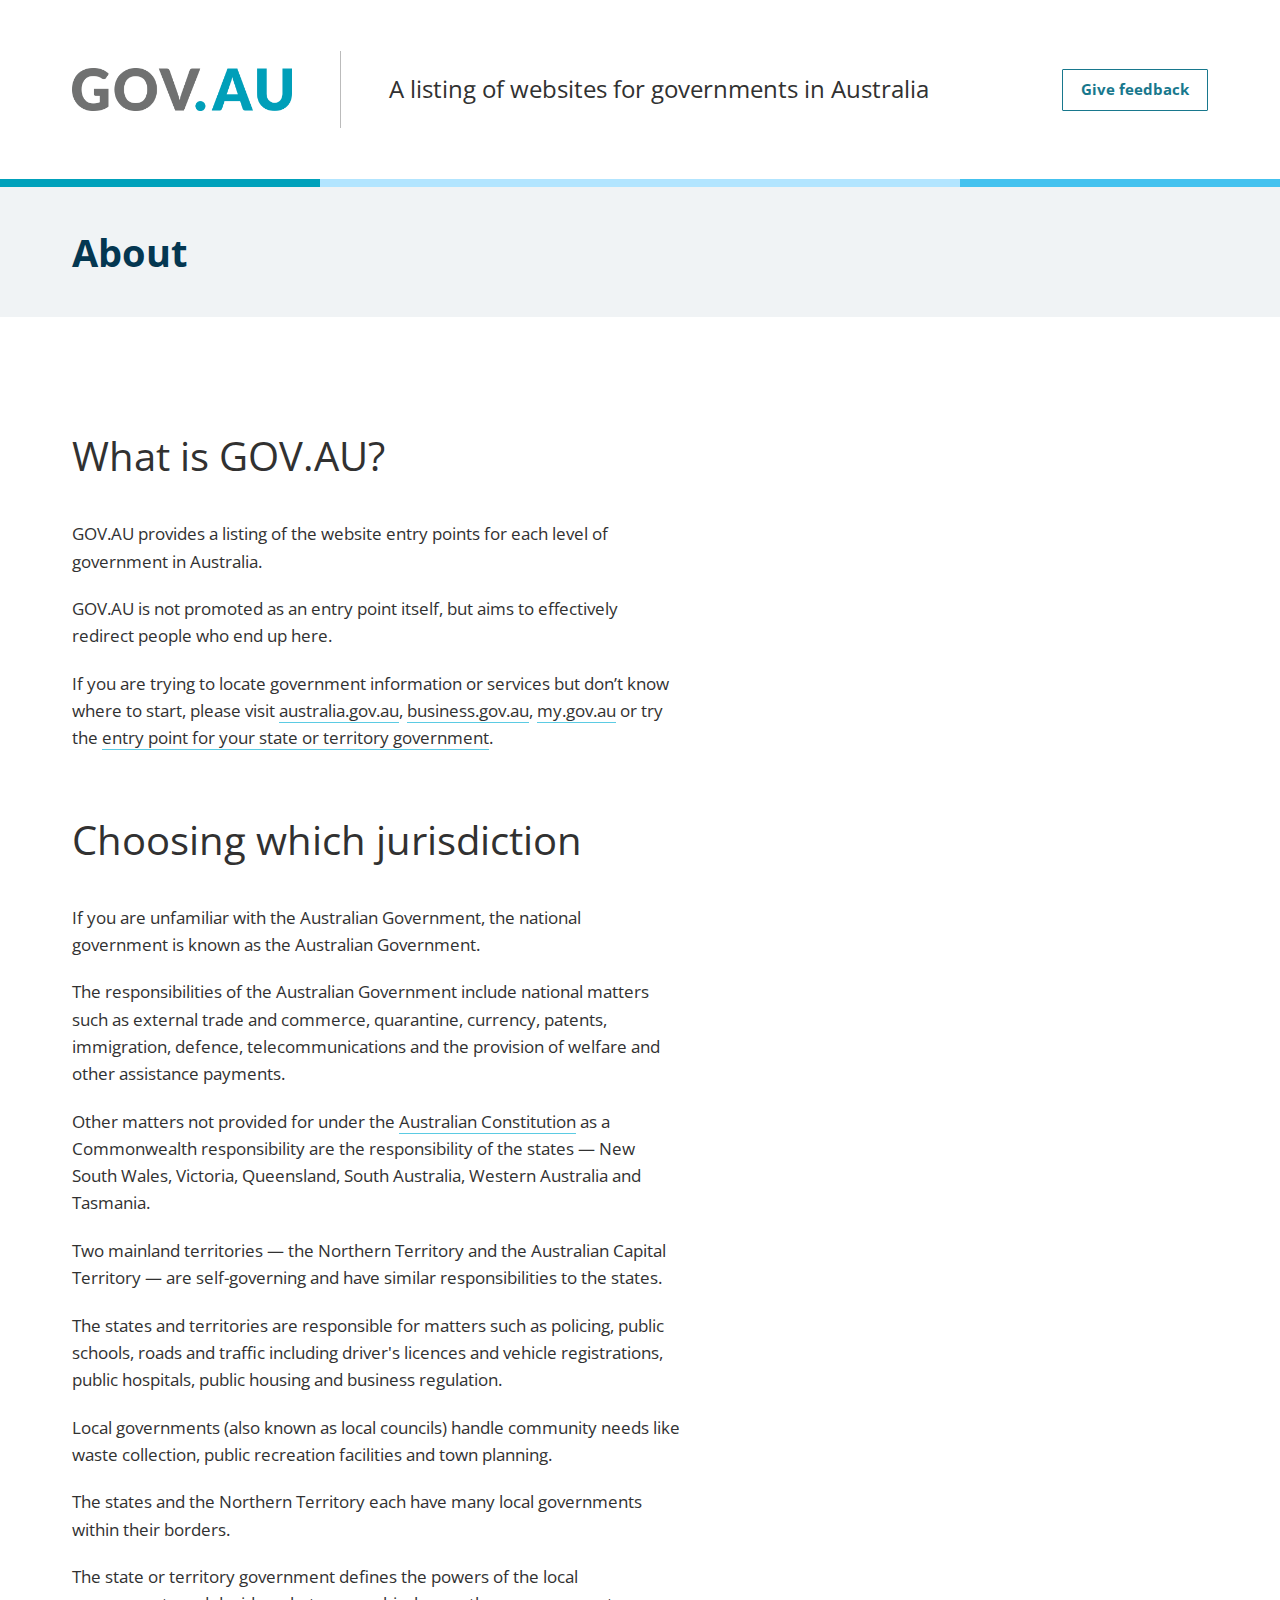
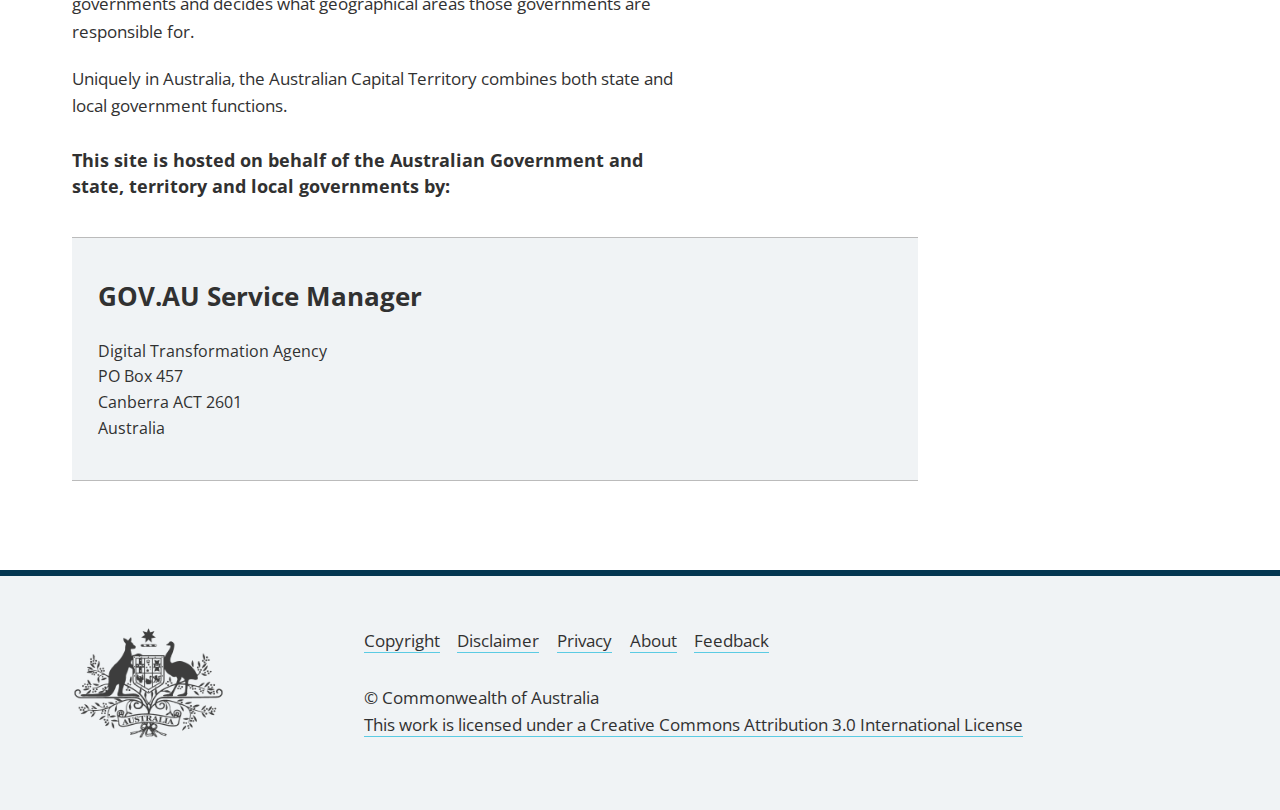
<file: www/about.html>
<!DOCTYPE html>
<!--[if IE]><![endif]-->
<!--[if lt IE 7 ]>
<html lang="en-AU" class="ie6 no-js">    <![endif]-->
<!--[if IE 7 ]>
<html lang="en-AU" class="ie7 no-js">    <![endif]-->
<!--[if IE 8 ]>
<html lang="en-AU" class="ie8 no-js">    <![endif]-->
<!--[if IE 9 ]>
<html lang="en-AU" class="ie9 no-js">    <![endif]-->
<!--[if (gt IE 9)|!(IE)]><!-->
<html lang="en-AU" class="no-js"><!--<![endif]-->
<head>
<script type="text/javascript">window.NREUM||(NREUM={});NREUM.info={"beacon":"bam.nr-data.net","errorBeacon":"bam.nr-data.net","licenseKey":"98fcca5c35","applicationID":"21023010","transactionName":"elxdEEFWXlpWR00MXl1WQEtAUV1B","queueTime":0,"applicationTime":32,"agent":""}</script>
<script type="text/javascript">window.NREUM||(NREUM={}),__nr_require=function(e,t,n){function r(n){if(!t[n]){var o=t[n]={exports:{}};e[n][0].call(o.exports,function(t){var o=e[n][1][t];return r(o||t)},o,o.exports)}return t[n].exports}if("function"==typeof __nr_require)return __nr_require;for(var o=0;o<n.length;o++)r(n[o]);return r}({1:[function(e,t,n){function r(){}function o(e,t,n){return function(){return i(e,[f.now()].concat(u(arguments)),t?null:this,n),t?void 0:this}}var i=e("handle"),a=e(2),u=e(3),c=e("ee").get("tracer"),f=e("loader"),s=NREUM;"undefined"==typeof window.newrelic&&(newrelic=s);var p=["setPageViewName","setCustomAttribute","setErrorHandler","finished","addToTrace","inlineHit","addRelease"],d="api-",l=d+"ixn-";a(p,function(e,t){s[t]=o(d+t,!0,"api")}),s.addPageAction=o(d+"addPageAction",!0),s.setCurrentRouteName=o(d+"routeName",!0),t.exports=newrelic,s.interaction=function(){return(new r).get()};var m=r.prototype={createTracer:function(e,t){var n={},r=this,o="function"==typeof t;return i(l+"tracer",[f.now(),e,n],r),function(){if(c.emit((o?"":"no-")+"fn-start",[f.now(),r,o],n),o)try{return t.apply(this,arguments)}catch(e){throw c.emit("fn-err",[arguments,this,e],n),e}finally{c.emit("fn-end",[f.now()],n)}}}};a("setName,setAttribute,save,ignore,onEnd,getContext,end,get".split(","),function(e,t){m[t]=o(l+t)}),newrelic.noticeError=function(e){"string"==typeof e&&(e=new Error(e)),i("err",[e,f.now()])}},{}],2:[function(e,t,n){function r(e,t){var n=[],r="",i=0;for(r in e)o.call(e,r)&&(n[i]=t(r,e[r]),i+=1);return n}var o=Object.prototype.hasOwnProperty;t.exports=r},{}],3:[function(e,t,n){function r(e,t,n){t||(t=0),"undefined"==typeof n&&(n=e?e.length:0);for(var r=-1,o=n-t||0,i=Array(o<0?0:o);++r<o;)i[r]=e[t+r];return i}t.exports=r},{}],4:[function(e,t,n){t.exports={exists:"undefined"!=typeof window.performance&&window.performance.timing&&"undefined"!=typeof window.performance.timing.navigationStart}},{}],ee:[function(e,t,n){function r(){}function o(e){function t(e){return e&&e instanceof r?e:e?c(e,u,i):i()}function n(n,r,o,i){if(!d.aborted||i){e&&e(n,r,o);for(var a=t(o),u=m(n),c=u.length,f=0;f<c;f++)u[f].apply(a,r);var p=s[y[n]];return p&&p.push([b,n,r,a]),a}}function l(e,t){v[e]=m(e).concat(t)}function m(e){return v[e]||[]}function w(e){return p[e]=p[e]||o(n)}function g(e,t){f(e,function(e,n){t=t||"feature",y[n]=t,t in s||(s[t]=[])})}var v={},y={},b={on:l,emit:n,get:w,listeners:m,context:t,buffer:g,abort:a,aborted:!1};return b}function i(){return new r}function a(){(s.api||s.feature)&&(d.aborted=!0,s=d.backlog={})}var u="nr@context",c=e("gos"),f=e(2),s={},p={},d=t.exports=o();d.backlog=s},{}],gos:[function(e,t,n){function r(e,t,n){if(o.call(e,t))return e[t];var r=n();if(Object.defineProperty&&Object.keys)try{return Object.defineProperty(e,t,{value:r,writable:!0,enumerable:!1}),r}catch(i){}return e[t]=r,r}var o=Object.prototype.hasOwnProperty;t.exports=r},{}],handle:[function(e,t,n){function r(e,t,n,r){o.buffer([e],r),o.emit(e,t,n)}var o=e("ee").get("handle");t.exports=r,r.ee=o},{}],id:[function(e,t,n){function r(e){var t=typeof e;return!e||"object"!==t&&"function"!==t?-1:e===window?0:a(e,i,function(){return o++})}var o=1,i="nr@id",a=e("gos");t.exports=r},{}],loader:[function(e,t,n){function r(){if(!x++){var e=h.info=NREUM.info,t=d.getElementsByTagName("script")[0];if(setTimeout(s.abort,3e4),!(e&&e.licenseKey&&e.applicationID&&t))return s.abort();f(y,function(t,n){e[t]||(e[t]=n)}),c("mark",["onload",a()+h.offset],null,"api");var n=d.createElement("script");n.src="https://"+e.agent,t.parentNode.insertBefore(n,t)}}function o(){"complete"===d.readyState&&i()}function i(){c("mark",["domContent",a()+h.offset],null,"api")}function a(){return E.exists&&performance.now?Math.round(performance.now()):(u=Math.max((new Date).getTime(),u))-h.offset}var u=(new Date).getTime(),c=e("handle"),f=e(2),s=e("ee"),p=window,d=p.document,l="addEventListener",m="attachEvent",w=p.XMLHttpRequest,g=w&&w.prototype;NREUM.o={ST:setTimeout,SI:p.setImmediate,CT:clearTimeout,XHR:w,REQ:p.Request,EV:p.Event,PR:p.Promise,MO:p.MutationObserver};var v=""+location,y={beacon:"bam.nr-data.net",errorBeacon:"bam.nr-data.net",agent:"js-agent.newrelic.com/nr-1071.min.js"},b=w&&g&&g[l]&&!/CriOS/.test(navigator.userAgent),h=t.exports={offset:u,now:a,origin:v,features:{},xhrWrappable:b};e(1),d[l]?(d[l]("DOMContentLoaded",i,!1),p[l]("load",r,!1)):(d[m]("onreadystatechange",o),p[m]("onload",r)),c("mark",["firstbyte",u],null,"api");var x=0,E=e(4)},{}]},{},["loader"]);</script>
  <meta name="google-site-verification" content="ElWu_73bfZc6KNBz9zMj5KnNA8U7kj9r3hPoojmIZqc">
  <title>About
 | GOV.AU</title>
  <meta name="viewport" content="width=device-width, initial-scale=1">
  <meta name="description" content="">
  <script>
    (function (h) {
    h.className = h.className.replace('no-js', 'js')
    })(document.documentElement)
  </script>
  <!--[if lt IE 9]>
  <script type="text/javascript"
          src="//cdnjs.cloudflare.com/ajax/libs/corysimmons-selectivizr2/1.0.8/selectivizr2.min.js"></script>
  <![endif]-->
  <!--[if lte IE 9]>
  <script type='text/javascript' src='//cdnjs.cloudflare.com/ajax/libs/html5shiv/3.7.3/html5shiv.js'></script>
  <![endif]-->

  <link rel="shortcut icon" type="image/x-icon" href="favico.ico">
  <script src="js/fonts-5cfe6bc8b908837bdc7fec9293f3218caf522af3f672710c8414a04d99165c0a.js" data-turbolinks-track="reload" async="async"></script>
  <link rel="stylesheet" media="all" href="css/application-a3be3cb88462fa9da8f5070dff69d461af44aef9098279b1873e41c0b83fa786.css" data-turbolinks-track="reload">
  <script src="js/application-a94daa5c647cc7d06c11b44b120c58ec28337733a939f1cd8d4fc7b8419d1ce9.js" data-turbolinks-track="reload" async="async"></script>
</head>

<body data-ga-id="UA-81570106-1">
<noscript>
<iframe height="0" src="https://www.googletagmanager.com/ns.html?id=GTM-NDZ4WX" style="display:none;visibility:hidden" width="0"></iframe>
</noscript>
<script>
  (function(w,d,s,l,i){w[l]=w[l]||[];w[l].push({'gtm.start':
    new Date().getTime(),event:'gtm.js'});var f=d.getElementsByTagName(s)[0],
    j=d.createElement(s),dl=l!='dataLayer'?'&l='+l:'';j.async=true;j.src=
    '//www.googletagmanager.com/gtm.js?id='+i+dl;f.parentNode.insertBefore(j,f);
    })(window,document,'script','dataLayer','GTM-NDZ4WX');
</script>

<div class="skip-to">
<a href="#content">
Skip to main content
</a>
</div>
<header role="banner">

<section>
<!-- /.prerelease-govau--header.home -->
<div class="wrapper">
<div class="home-header-content">
<a class="govau--logo home" href="/">
<img alt="GOV.AU crest logo" src="img/gov-au-white-2x-49a1845dae751560e8590a6cb8c073771a374f3dc9a35c1bd5f2028f08194446.png">
</a>
<div class="homeintro">
<h1 class="is-visuallyhidden">
GOV.AU homepage
</h1>
<p>
A listing of websites for governments in&nbsp;Australia
</p>
</div>
<div class="feedback">
<a class="button--feedback" role="button" href="mailto:info@dta.gov.au">Give feedback</a>
</div>

</div>
</div>
</section>

</header>
<div role="main">
<div class="brandbar default">
<div class="b1"></div>
<div class="b2"></div>
</div>
<div class="hero-med ">
<div class="wrapper">
<h1>
About
</h1>
</div>
</div>

<main>
<aside class="sidebar">
<nav aria-label="main navigation" class="local-nav">
<h1 class="is-visuallyhidden">
Menu
</h1>
</nav>
</aside>



<article class="content-main" id="content" tabindex="-1">


<h2 id="what-is-gov-au">What is GOV.AU?</h2>

<p>GOV.AU provides a listing of the website entry points for each level of government in Australia.</p>

<p>GOV.AU is not promoted as an entry point itself, but aims to effectively redirect people who end up here.  </p>

<p>If you are trying to locate government information or services but don’t know where to start, please visit <a href="http://www.australia.gov.au/">australia.gov.au</a>, <a href="https://business.gov.au/">business.gov.au</a>, <a href="https://my.gov.au/">my.gov.au</a> or try the <a href="/">entry point for your state or territory government</a>.</p>

<h2 id="choosing-which-jurisdiction">Choosing which jurisdiction</h2>

<p>If you are unfamiliar with the Australian Government, the national government is known as the Australian Government.  </p>

<p>The responsibilities of the Australian Government include national matters such as external trade and commerce, quarantine, currency, patents, immigration, defence, telecommunications and the provision of welfare and other assistance payments.</p>

<p>Other matters not provided for under the <a href="http://www.aph.gov.au/About_Parliament/Senate/Powers_practice_n_procedures/Constitution">Australian Constitution</a> as a Commonwealth responsibility are the responsibility of the states — New South Wales, Victoria, Queensland, South Australia, Western Australia and Tasmania. </p>

<p>Two mainland territories — the Northern Territory and the Australian Capital Territory — are self-governing and have similar responsibilities to the states.</p>

<p>The states and territories are responsible for matters such as policing, public schools, roads and traffic including driver's licences and vehicle registrations, public hospitals, public housing and business regulation.</p>

<p>Local governments (also known as local councils) handle community needs like waste collection, public recreation facilities and town planning.  </p>

<p>The states and the Northern Territory each have many local governments within their borders.  </p>

<p>The state or territory government defines the powers of the local governments and decides what geographical areas those governments are responsible for.  </p>

<p>Uniquely in Australia, the Australian Capital Territory combines both state and local government functions.</p>

<h4 id="this-site-is-hosted-on-behalf-of-the-australian-government-and-state-territory-and-local-governments-by">This site is hosted on behalf of the Australian Government and state, territory and local governments by:</h4>

<div class="contact-card">
<div class="contact-title">GOV.AU Service Manager</div>
Digital Transformation Agency<br>
PO Box 457<br>
Canberra ACT 2601<br>
Australia
</div>



</article>

</main>
</div>
<footer role="contentinfo">
<div class="wrapper">
<section>
<div class="footer-logo">
<img alt="Australian Government Coat of Arms" src="img/coat-of-arms-af51ab555b0040c7bcda43484858d96594d2cb60d71ff58ff91003a9cc7f3e81.png">
</div>
<div class="footer-links">
<nav>
<ul>
<li><a href="/copyright">Copyright</a></li>
<li><a href="/disclaimer">Disclaimer</a></li>
<li><a href="/privacy">Privacy</a></li>
<li><a href="/about">About</a></li>
<li><a href="mailto:info@dta.gov.au">Feedback</a></li>
</ul>
</nav>
<p>
&copy; Commonwealth of Australia
<br>
<a href="http://creativecommons.org/licenses/by/3.0/au/">This work is licensed under a Creative Commons Attribution 3.0 International License</a>
</p>
</div>
</section>
</div>
</footer>
</body>
</html>
</file>
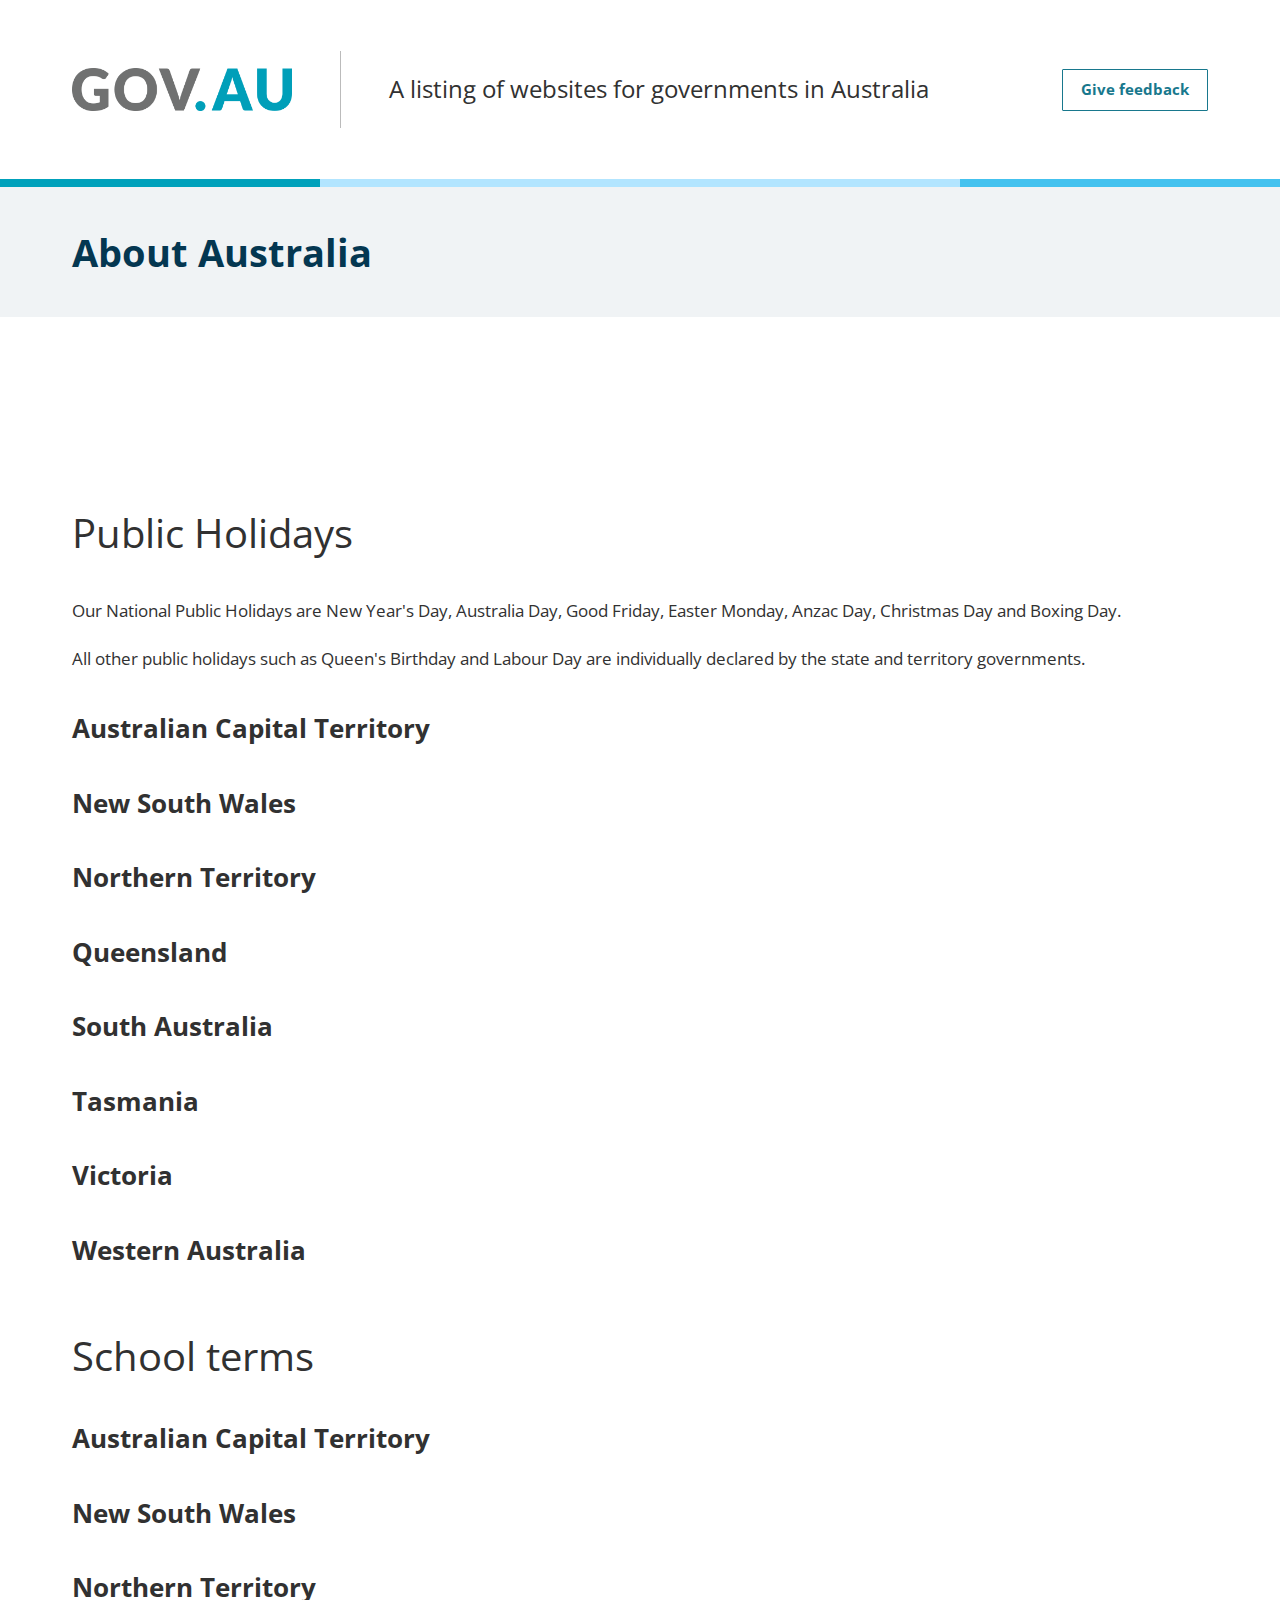
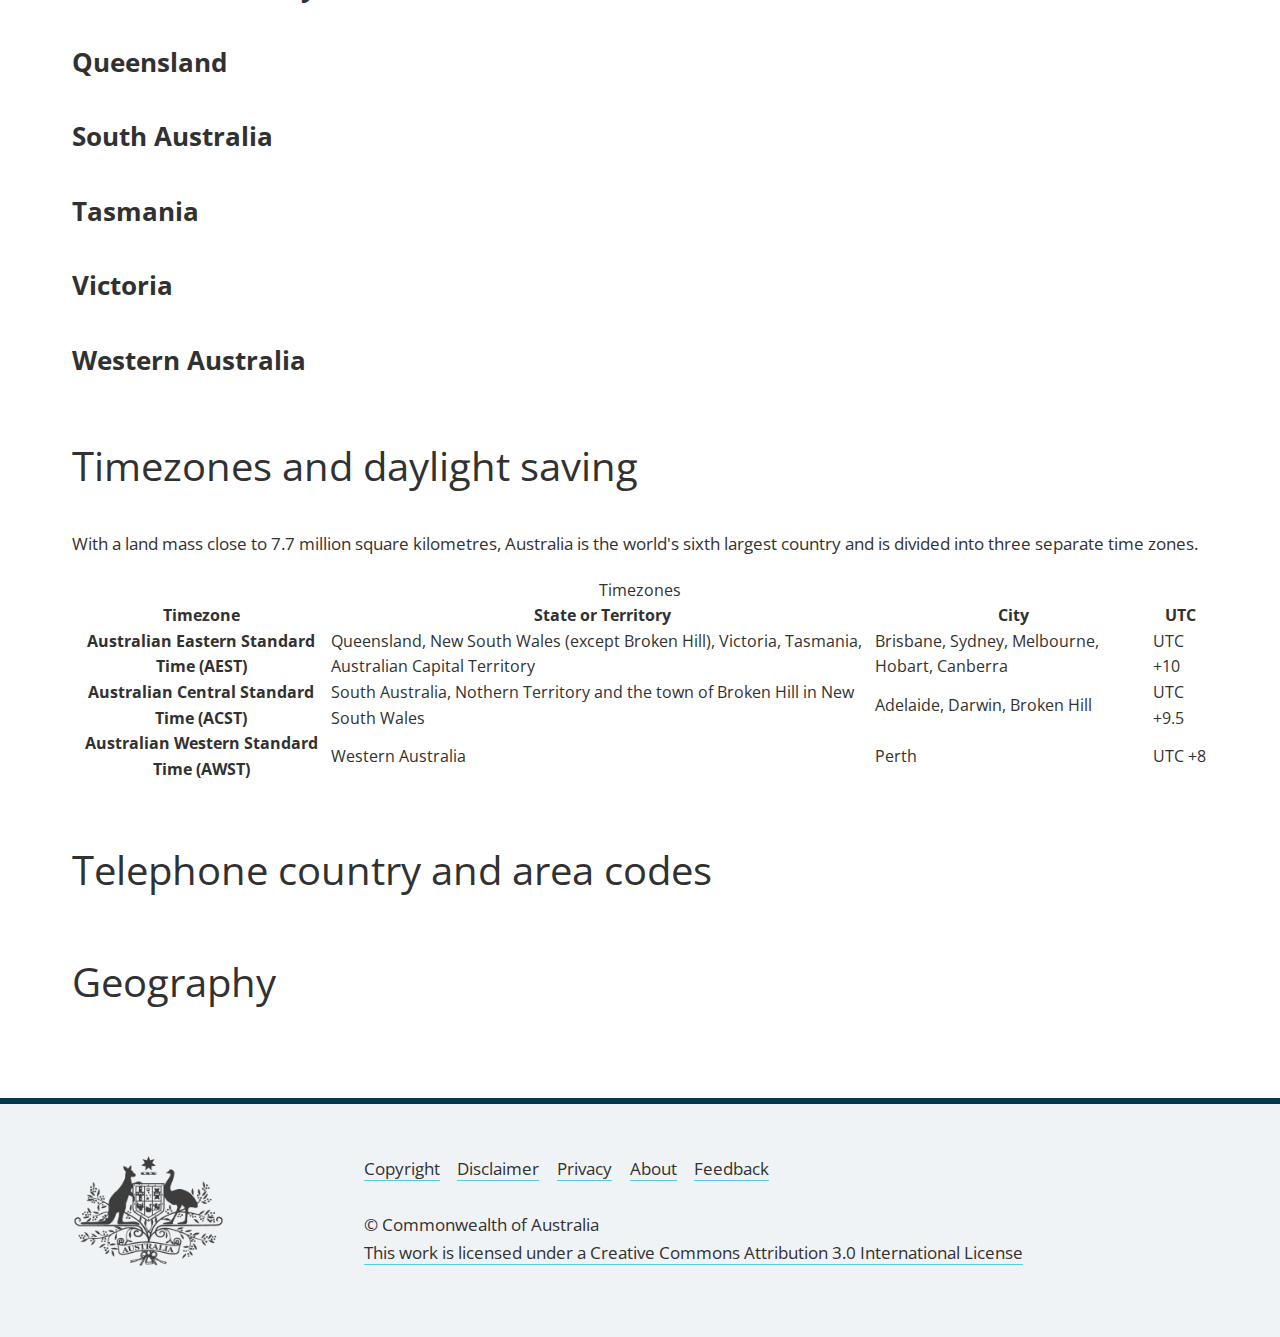
<file: www/australia.html>
<!DOCTYPE html>
<!--[if IE]><![endif]-->
<!--[if lt IE 7 ]>
<html lang="en-AU" class="ie6 no-js">    <![endif]-->
<!--[if IE 7 ]>
<html lang="en-AU" class="ie7 no-js">    <![endif]-->
<!--[if IE 8 ]>
<html lang="en-AU" class="ie8 no-js">    <![endif]-->
<!--[if IE 9 ]>
<html lang="en-AU" class="ie9 no-js">    <![endif]-->
<!--[if (gt IE 9)|!(IE)]><!-->
<html lang="en-AU" class="no-js"><!--<![endif]-->
<head>
<script type="text/javascript">window.NREUM||(NREUM={});NREUM.info={"beacon":"bam.nr-data.net","errorBeacon":"bam.nr-data.net","licenseKey":"98fcca5c35","applicationID":"21023010","transactionName":"elxdEEFWXlpWR00MXl1WQEtAUV1B","queueTime":1,"applicationTime":30,"agent":""}</script>
<script type="text/javascript">window.NREUM||(NREUM={}),__nr_require=function(e,t,n){function r(n){if(!t[n]){var o=t[n]={exports:{}};e[n][0].call(o.exports,function(t){var o=e[n][1][t];return r(o||t)},o,o.exports)}return t[n].exports}if("function"==typeof __nr_require)return __nr_require;for(var o=0;o<n.length;o++)r(n[o]);return r}({1:[function(e,t,n){function r(){}function o(e,t,n){return function(){return i(e,[f.now()].concat(u(arguments)),t?null:this,n),t?void 0:this}}var i=e("handle"),a=e(2),u=e(3),c=e("ee").get("tracer"),f=e("loader"),s=NREUM;"undefined"==typeof window.newrelic&&(newrelic=s);var p=["setPageViewName","setCustomAttribute","setErrorHandler","finished","addToTrace","inlineHit","addRelease"],d="api-",l=d+"ixn-";a(p,function(e,t){s[t]=o(d+t,!0,"api")}),s.addPageAction=o(d+"addPageAction",!0),s.setCurrentRouteName=o(d+"routeName",!0),t.exports=newrelic,s.interaction=function(){return(new r).get()};var m=r.prototype={createTracer:function(e,t){var n={},r=this,o="function"==typeof t;return i(l+"tracer",[f.now(),e,n],r),function(){if(c.emit((o?"":"no-")+"fn-start",[f.now(),r,o],n),o)try{return t.apply(this,arguments)}catch(e){throw c.emit("fn-err",[arguments,this,e],n),e}finally{c.emit("fn-end",[f.now()],n)}}}};a("setName,setAttribute,save,ignore,onEnd,getContext,end,get".split(","),function(e,t){m[t]=o(l+t)}),newrelic.noticeError=function(e){"string"==typeof e&&(e=new Error(e)),i("err",[e,f.now()])}},{}],2:[function(e,t,n){function r(e,t){var n=[],r="",i=0;for(r in e)o.call(e,r)&&(n[i]=t(r,e[r]),i+=1);return n}var o=Object.prototype.hasOwnProperty;t.exports=r},{}],3:[function(e,t,n){function r(e,t,n){t||(t=0),"undefined"==typeof n&&(n=e?e.length:0);for(var r=-1,o=n-t||0,i=Array(o<0?0:o);++r<o;)i[r]=e[t+r];return i}t.exports=r},{}],4:[function(e,t,n){t.exports={exists:"undefined"!=typeof window.performance&&window.performance.timing&&"undefined"!=typeof window.performance.timing.navigationStart}},{}],ee:[function(e,t,n){function r(){}function o(e){function t(e){return e&&e instanceof r?e:e?c(e,u,i):i()}function n(n,r,o,i){if(!d.aborted||i){e&&e(n,r,o);for(var a=t(o),u=m(n),c=u.length,f=0;f<c;f++)u[f].apply(a,r);var p=s[y[n]];return p&&p.push([b,n,r,a]),a}}function l(e,t){v[e]=m(e).concat(t)}function m(e){return v[e]||[]}function w(e){return p[e]=p[e]||o(n)}function g(e,t){f(e,function(e,n){t=t||"feature",y[n]=t,t in s||(s[t]=[])})}var v={},y={},b={on:l,emit:n,get:w,listeners:m,context:t,buffer:g,abort:a,aborted:!1};return b}function i(){return new r}function a(){(s.api||s.feature)&&(d.aborted=!0,s=d.backlog={})}var u="nr@context",c=e("gos"),f=e(2),s={},p={},d=t.exports=o();d.backlog=s},{}],gos:[function(e,t,n){function r(e,t,n){if(o.call(e,t))return e[t];var r=n();if(Object.defineProperty&&Object.keys)try{return Object.defineProperty(e,t,{value:r,writable:!0,enumerable:!1}),r}catch(i){}return e[t]=r,r}var o=Object.prototype.hasOwnProperty;t.exports=r},{}],handle:[function(e,t,n){function r(e,t,n,r){o.buffer([e],r),o.emit(e,t,n)}var o=e("ee").get("handle");t.exports=r,r.ee=o},{}],id:[function(e,t,n){function r(e){var t=typeof e;return!e||"object"!==t&&"function"!==t?-1:e===window?0:a(e,i,function(){return o++})}var o=1,i="nr@id",a=e("gos");t.exports=r},{}],loader:[function(e,t,n){function r(){if(!x++){var e=h.info=NREUM.info,t=d.getElementsByTagName("script")[0];if(setTimeout(s.abort,3e4),!(e&&e.licenseKey&&e.applicationID&&t))return s.abort();f(y,function(t,n){e[t]||(e[t]=n)}),c("mark",["onload",a()+h.offset],null,"api");var n=d.createElement("script");n.src="https://"+e.agent,t.parentNode.insertBefore(n,t)}}function o(){"complete"===d.readyState&&i()}function i(){c("mark",["domContent",a()+h.offset],null,"api")}function a(){return E.exists&&performance.now?Math.round(performance.now()):(u=Math.max((new Date).getTime(),u))-h.offset}var u=(new Date).getTime(),c=e("handle"),f=e(2),s=e("ee"),p=window,d=p.document,l="addEventListener",m="attachEvent",w=p.XMLHttpRequest,g=w&&w.prototype;NREUM.o={ST:setTimeout,SI:p.setImmediate,CT:clearTimeout,XHR:w,REQ:p.Request,EV:p.Event,PR:p.Promise,MO:p.MutationObserver};var v=""+location,y={beacon:"bam.nr-data.net",errorBeacon:"bam.nr-data.net",agent:"js-agent.newrelic.com/nr-1071.min.js"},b=w&&g&&g[l]&&!/CriOS/.test(navigator.userAgent),h=t.exports={offset:u,now:a,origin:v,features:{},xhrWrappable:b};e(1),d[l]?(d[l]("DOMContentLoaded",i,!1),p[l]("load",r,!1)):(d[m]("onreadystatechange",o),p[m]("onload",r)),c("mark",["firstbyte",u],null,"api");var x=0,E=e(4)},{}]},{},["loader"]);</script>
  <meta name="google-site-verification" content="ElWu_73bfZc6KNBz9zMj5KnNA8U7kj9r3hPoojmIZqc">
  <title>About Australia
 | GOV.AU</title>
  <meta name="viewport" content="width=device-width, initial-scale=1">
  <meta name="description" content="">
  <script>
    (function (h) {
    h.className = h.className.replace('no-js', 'js')
    })(document.documentElement)
  </script>
  <!--[if lt IE 9]>
  <script type="text/javascript"
          src="//cdnjs.cloudflare.com/ajax/libs/corysimmons-selectivizr2/1.0.8/selectivizr2.min.js"></script>
  <![endif]-->
  <!--[if lte IE 9]>
  <script type='text/javascript' src='//cdnjs.cloudflare.com/ajax/libs/html5shiv/3.7.3/html5shiv.js'></script>
  <![endif]-->

  <link rel="shortcut icon" type="image/x-icon" href="favico.ico">
  <script src="js/fonts-5cfe6bc8b908837bdc7fec9293f3218caf522af3f672710c8414a04d99165c0a.js" data-turbolinks-track="reload" async="async"></script>
  <link rel="stylesheet" media="all" href="css/application-a3be3cb88462fa9da8f5070dff69d461af44aef9098279b1873e41c0b83fa786.css" data-turbolinks-track="reload">
  <script src="js/application-a94daa5c647cc7d06c11b44b120c58ec28337733a939f1cd8d4fc7b8419d1ce9.js" data-turbolinks-track="reload" async="async"></script>
</head>

<body data-ga-id="UA-81570106-1">
<noscript>
<iframe height="0" src="https://www.googletagmanager.com/ns.html?id=GTM-NDZ4WX" style="display:none;visibility:hidden" width="0"></iframe>
</noscript>
<script>
  (function(w,d,s,l,i){w[l]=w[l]||[];w[l].push({'gtm.start':
    new Date().getTime(),event:'gtm.js'});var f=d.getElementsByTagName(s)[0],
    j=d.createElement(s),dl=l!='dataLayer'?'&l='+l:'';j.async=true;j.src=
    '//www.googletagmanager.com/gtm.js?id='+i+dl;f.parentNode.insertBefore(j,f);
    })(window,document,'script','dataLayer','GTM-NDZ4WX');
</script>

<div class="skip-to">
<a href="#content">
Skip to main content
</a>
</div>
<header role="banner">

<section>
<!-- /.prerelease-govau--header.home -->
<div class="wrapper">
<div class="home-header-content">
<a class="govau--logo home" href="/">
<img alt="GOV.AU crest logo" src="img/gov-au-white-2x-49a1845dae751560e8590a6cb8c073771a374f3dc9a35c1bd5f2028f08194446.png">
</a>
<div class="homeintro">
<h1 class="is-visuallyhidden">
GOV.AU homepage
</h1>
<p>
A listing of websites for governments in&nbsp;Australia
</p>
</div>
<div class="feedback">
<a class="button--feedback" role="button" href="mailto:info@dta.gov.au">Give feedback</a>
</div>

</div>
</div>
</section>

</header>
<div role="main">
<div class="brandbar default">
<div class="b1"></div>
<div class="b2"></div>
</div>
<div class="hero-med ">
<div class="wrapper">
<h1>
About Australia
</h1>
</div>
</div>

<main>
<aside class="sidebar">
<nav aria-label="main navigation" class="local-nav">
<h1 class="is-visuallyhidden">
Menu
</h1>
</nav>
</aside>



<article class="content-listing" id="content" tabindex="-1">

<h2>Public Holidays</h2>
<p>Our National Public Holidays are New Year's Day, Australia Day, Good Friday, Easter Monday, Anzac Day, Christmas Day and Boxing Day.</p>
<p>All other public holidays such as Queen's Birthday and Labour Day are individually declared by the state and territory governments.</p>
<h3>Australian Capital Territory</h3>
<h3>New South Wales</h3>
<h3>Northern Territory</h3>
<h3>Queensland</h3>
<h3>South Australia</h3>
<h3>Tasmania</h3>
<h3>Victoria</h3>
<h3>Western Australia</h3>


<h2>School terms</h2>
<p></p>
<h3>Australian Capital Territory</h3>
<h3>New South Wales</h3>
<h3>Northern Territory</h3>
<h3>Queensland</h3>
<h3>South Australia</h3>
<h3>Tasmania</h3>
<h3>Victoria</h3>
<h3>Western Australia</h3>

<h2>Timezones and daylight saving</h2>
<p>With a land mass close to 7.7 million square kilometres, Australia is the world's sixth largest country and is divided into three separate time zones.</p>

<table>
<caption>Timezones</caption>
<thead>
<tr>
<th scope="col">Timezone</th>
<th scope="col">State or Territory</th>
<th scope="col">City</th>
<th scope="col">UTC</th>
</tr>
</thead>
<tbody>
<tr>
<th scope="row">Australian Eastern Standard Time (AEST)</th>
<td>Queensland, New South Wales (except Broken Hill), Victoria, Tasmania, Australian Capital Territory</td>
<td>Brisbane, Sydney, Melbourne, Hobart, Canberra</td>
<td>UTC +10</td>
</tr>
<tr>
<th scope="row">Australian Central Standard Time (ACST)</th>
<td>South Australia, Nothern Territory and the town of Broken Hill in New South Wales</td>
<td>Adelaide, Darwin, Broken Hill</td>
<td>UTC +9.5</td>
</tr>
<tr>
<th scope="row">Australian Western Standard Time (AWST)</td>
<td>Western Australia</td>
<td>Perth</td>
<td>UTC +8</td>
</tr>
</tbody>
</table>

<h2>Telephone country and area codes</h2>
<p></p>

<h2>Geography</h2>
<p></p>

</article>

</main>
</div>
<footer role="contentinfo">
<div class="wrapper">
<section>
<div class="footer-logo">
<img alt="Australian Government Coat of Arms" src="img/coat-of-arms-af51ab555b0040c7bcda43484858d96594d2cb60d71ff58ff91003a9cc7f3e81.png">
</div>
<div class="footer-links">
<nav>
<ul>
<li><a href="/copyright">Copyright</a></li>
<li><a href="/disclaimer">Disclaimer</a></li>
<li><a href="/privacy">Privacy</a></li>
<li><a href="/about">About</a></li>
<li><a href="mailto:info@dta.gov.au">Feedback</a></li>
</ul>
</nav>
<p>
&copy; Commonwealth of Australia
<br>
<a href="http://creativecommons.org/licenses/by/3.0/au/">This work is licensed under a Creative Commons Attribution 3.0 International License</a>
</p>
</div>
</section>
</div>
</footer>
</body>
</html>
</file>
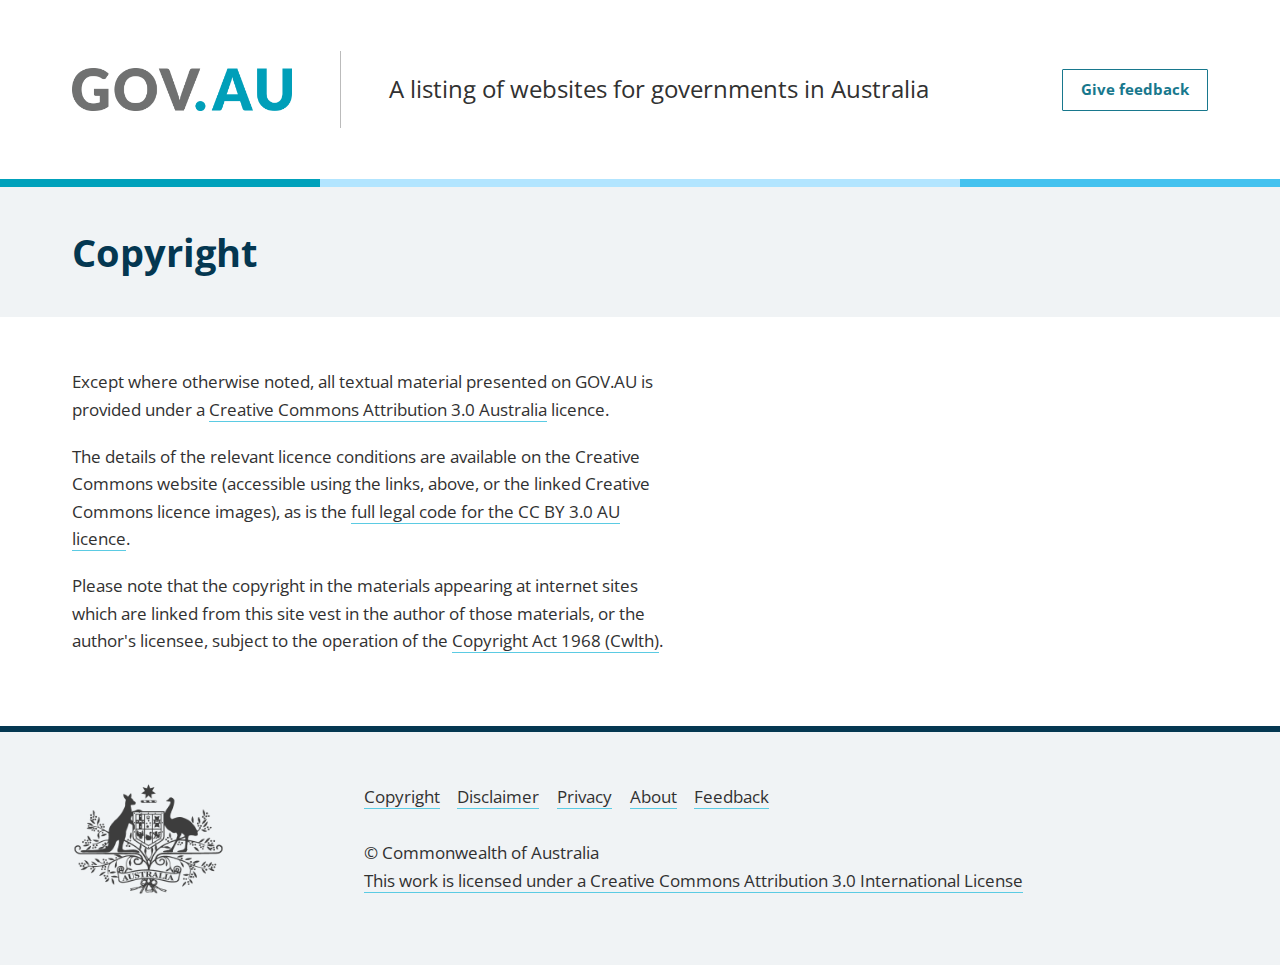
<file: www/copyright.html>
<!DOCTYPE html>
<!--[if IE]><![endif]-->
<!--[if lt IE 7 ]>
<html lang="en-AU" class="ie6 no-js">    <![endif]-->
<!--[if IE 7 ]>
<html lang="en-AU" class="ie7 no-js">    <![endif]-->
<!--[if IE 8 ]>
<html lang="en-AU" class="ie8 no-js">    <![endif]-->
<!--[if IE 9 ]>
<html lang="en-AU" class="ie9 no-js">    <![endif]-->
<!--[if (gt IE 9)|!(IE)]><!-->
<html lang="en-AU" class="no-js"><!--<![endif]-->
<head>
<script type="text/javascript">window.NREUM||(NREUM={});NREUM.info={"beacon":"bam.nr-data.net","errorBeacon":"bam.nr-data.net","licenseKey":"98fcca5c35","applicationID":"21023010","transactionName":"elxdEEFWXlpWR00MXl1WQEtAUV1B","queueTime":1,"applicationTime":30,"agent":""}</script>
<script type="text/javascript">window.NREUM||(NREUM={}),__nr_require=function(e,t,n){function r(n){if(!t[n]){var o=t[n]={exports:{}};e[n][0].call(o.exports,function(t){var o=e[n][1][t];return r(o||t)},o,o.exports)}return t[n].exports}if("function"==typeof __nr_require)return __nr_require;for(var o=0;o<n.length;o++)r(n[o]);return r}({1:[function(e,t,n){function r(){}function o(e,t,n){return function(){return i(e,[f.now()].concat(u(arguments)),t?null:this,n),t?void 0:this}}var i=e("handle"),a=e(2),u=e(3),c=e("ee").get("tracer"),f=e("loader"),s=NREUM;"undefined"==typeof window.newrelic&&(newrelic=s);var p=["setPageViewName","setCustomAttribute","setErrorHandler","finished","addToTrace","inlineHit","addRelease"],d="api-",l=d+"ixn-";a(p,function(e,t){s[t]=o(d+t,!0,"api")}),s.addPageAction=o(d+"addPageAction",!0),s.setCurrentRouteName=o(d+"routeName",!0),t.exports=newrelic,s.interaction=function(){return(new r).get()};var m=r.prototype={createTracer:function(e,t){var n={},r=this,o="function"==typeof t;return i(l+"tracer",[f.now(),e,n],r),function(){if(c.emit((o?"":"no-")+"fn-start",[f.now(),r,o],n),o)try{return t.apply(this,arguments)}catch(e){throw c.emit("fn-err",[arguments,this,e],n),e}finally{c.emit("fn-end",[f.now()],n)}}}};a("setName,setAttribute,save,ignore,onEnd,getContext,end,get".split(","),function(e,t){m[t]=o(l+t)}),newrelic.noticeError=function(e){"string"==typeof e&&(e=new Error(e)),i("err",[e,f.now()])}},{}],2:[function(e,t,n){function r(e,t){var n=[],r="",i=0;for(r in e)o.call(e,r)&&(n[i]=t(r,e[r]),i+=1);return n}var o=Object.prototype.hasOwnProperty;t.exports=r},{}],3:[function(e,t,n){function r(e,t,n){t||(t=0),"undefined"==typeof n&&(n=e?e.length:0);for(var r=-1,o=n-t||0,i=Array(o<0?0:o);++r<o;)i[r]=e[t+r];return i}t.exports=r},{}],4:[function(e,t,n){t.exports={exists:"undefined"!=typeof window.performance&&window.performance.timing&&"undefined"!=typeof window.performance.timing.navigationStart}},{}],ee:[function(e,t,n){function r(){}function o(e){function t(e){return e&&e instanceof r?e:e?c(e,u,i):i()}function n(n,r,o,i){if(!d.aborted||i){e&&e(n,r,o);for(var a=t(o),u=m(n),c=u.length,f=0;f<c;f++)u[f].apply(a,r);var p=s[y[n]];return p&&p.push([b,n,r,a]),a}}function l(e,t){v[e]=m(e).concat(t)}function m(e){return v[e]||[]}function w(e){return p[e]=p[e]||o(n)}function g(e,t){f(e,function(e,n){t=t||"feature",y[n]=t,t in s||(s[t]=[])})}var v={},y={},b={on:l,emit:n,get:w,listeners:m,context:t,buffer:g,abort:a,aborted:!1};return b}function i(){return new r}function a(){(s.api||s.feature)&&(d.aborted=!0,s=d.backlog={})}var u="nr@context",c=e("gos"),f=e(2),s={},p={},d=t.exports=o();d.backlog=s},{}],gos:[function(e,t,n){function r(e,t,n){if(o.call(e,t))return e[t];var r=n();if(Object.defineProperty&&Object.keys)try{return Object.defineProperty(e,t,{value:r,writable:!0,enumerable:!1}),r}catch(i){}return e[t]=r,r}var o=Object.prototype.hasOwnProperty;t.exports=r},{}],handle:[function(e,t,n){function r(e,t,n,r){o.buffer([e],r),o.emit(e,t,n)}var o=e("ee").get("handle");t.exports=r,r.ee=o},{}],id:[function(e,t,n){function r(e){var t=typeof e;return!e||"object"!==t&&"function"!==t?-1:e===window?0:a(e,i,function(){return o++})}var o=1,i="nr@id",a=e("gos");t.exports=r},{}],loader:[function(e,t,n){function r(){if(!x++){var e=h.info=NREUM.info,t=d.getElementsByTagName("script")[0];if(setTimeout(s.abort,3e4),!(e&&e.licenseKey&&e.applicationID&&t))return s.abort();f(y,function(t,n){e[t]||(e[t]=n)}),c("mark",["onload",a()+h.offset],null,"api");var n=d.createElement("script");n.src="https://"+e.agent,t.parentNode.insertBefore(n,t)}}function o(){"complete"===d.readyState&&i()}function i(){c("mark",["domContent",a()+h.offset],null,"api")}function a(){return E.exists&&performance.now?Math.round(performance.now()):(u=Math.max((new Date).getTime(),u))-h.offset}var u=(new Date).getTime(),c=e("handle"),f=e(2),s=e("ee"),p=window,d=p.document,l="addEventListener",m="attachEvent",w=p.XMLHttpRequest,g=w&&w.prototype;NREUM.o={ST:setTimeout,SI:p.setImmediate,CT:clearTimeout,XHR:w,REQ:p.Request,EV:p.Event,PR:p.Promise,MO:p.MutationObserver};var v=""+location,y={beacon:"bam.nr-data.net",errorBeacon:"bam.nr-data.net",agent:"js-agent.newrelic.com/nr-1071.min.js"},b=w&&g&&g[l]&&!/CriOS/.test(navigator.userAgent),h=t.exports={offset:u,now:a,origin:v,features:{},xhrWrappable:b};e(1),d[l]?(d[l]("DOMContentLoaded",i,!1),p[l]("load",r,!1)):(d[m]("onreadystatechange",o),p[m]("onload",r)),c("mark",["firstbyte",u],null,"api");var x=0,E=e(4)},{}]},{},["loader"]);</script>
  <meta name="google-site-verification" content="ElWu_73bfZc6KNBz9zMj5KnNA8U7kj9r3hPoojmIZqc">
  <title>Copyright
 | GOV.AU</title>
  <meta name="viewport" content="width=device-width, initial-scale=1">
  <meta name="description" content="">
  <script>
    (function (h) {
    h.className = h.className.replace('no-js', 'js')
    })(document.documentElement)
  </script>
  <!--[if lt IE 9]>
  <script type="text/javascript"
          src="//cdnjs.cloudflare.com/ajax/libs/corysimmons-selectivizr2/1.0.8/selectivizr2.min.js"></script>
  <![endif]-->
  <!--[if lte IE 9]>
  <script type='text/javascript' src='//cdnjs.cloudflare.com/ajax/libs/html5shiv/3.7.3/html5shiv.js'></script>
  <![endif]-->

  <link rel="shortcut icon" type="image/x-icon" href="favico.ico">
  <script src="js/fonts-5cfe6bc8b908837bdc7fec9293f3218caf522af3f672710c8414a04d99165c0a.js" data-turbolinks-track="reload" async="async"></script>
  <link rel="stylesheet" media="all" href="css/application-a3be3cb88462fa9da8f5070dff69d461af44aef9098279b1873e41c0b83fa786.css" data-turbolinks-track="reload">
  <script src="js/application-a94daa5c647cc7d06c11b44b120c58ec28337733a939f1cd8d4fc7b8419d1ce9.js" data-turbolinks-track="reload" async="async"></script>
</head>

<body data-ga-id="UA-81570106-1">
<noscript>
<iframe height="0" src="https://www.googletagmanager.com/ns.html?id=GTM-NDZ4WX" style="display:none;visibility:hidden" width="0"></iframe>
</noscript>
<script>
  (function(w,d,s,l,i){w[l]=w[l]||[];w[l].push({'gtm.start':
    new Date().getTime(),event:'gtm.js'});var f=d.getElementsByTagName(s)[0],
    j=d.createElement(s),dl=l!='dataLayer'?'&l='+l:'';j.async=true;j.src=
    '//www.googletagmanager.com/gtm.js?id='+i+dl;f.parentNode.insertBefore(j,f);
    })(window,document,'script','dataLayer','GTM-NDZ4WX');
</script>

<div class="skip-to">
<a href="#content">
Skip to main content
</a>
</div>
<header role="banner">

<section>
<!-- /.prerelease-govau--header.home -->
<div class="wrapper">
<div class="home-header-content">
<a class="govau--logo home" href="/">
<img alt="GOV.AU crest logo" src="img/gov-au-white-2x-49a1845dae751560e8590a6cb8c073771a374f3dc9a35c1bd5f2028f08194446.png">
</a>
<div class="homeintro">
<h1 class="is-visuallyhidden">
GOV.AU homepage
</h1>
<p>
A listing of websites for governments in&nbsp;Australia
</p>
</div>
<div class="feedback">
<a class="button--feedback" role="button" href="mailto:info@dta.gov.au">Give feedback</a>
</div>

</div>
</div>
</section>

</header>
<div role="main">
<div class="brandbar default">
<div class="b1"></div>
<div class="b2"></div>
</div>
<div class="hero-med ">
<div class="wrapper">
<h1>
Copyright
</h1>
</div>
</div>

<main>
<aside class="sidebar">
<nav aria-label="main navigation" class="local-nav">
<h1 class="is-visuallyhidden">
Menu
</h1>
</nav>
</aside>



<article class="content-main" id="content" tabindex="-1">


<p>Except where otherwise noted, all textual material presented on GOV.AU is provided under a <a href="https://creativecommons.org/licenses/by/3.0/au/">Creative Commons Attribution 3.0 Australia</a> licence.  </p>

<p>The details of the relevant licence conditions are available on the Creative Commons website (accessible using the links, above, or the linked Creative Commons licence images), as is the <a href="https://creativecommons.org/licenses/by/3.0/au/legalcode">full legal code for the CC BY 3.0 AU licence</a>.  </p>

<p>Please note that the copyright in the materials appearing at internet sites which are linked from this site vest in the author of those materials, or the author's licensee, subject to the operation of the <a href="https://www.legislation.gov.au/Series/C1968A00063">Copyright Act 1968 (Cwlth)</a>.</p>



</article>

</main>
</div>
<footer role="contentinfo">
<div class="wrapper">
<section>
<div class="footer-logo">
<img alt="Australian Government Coat of Arms" src="img/coat-of-arms-af51ab555b0040c7bcda43484858d96594d2cb60d71ff58ff91003a9cc7f3e81.png">
</div>
<div class="footer-links">
<nav>
<ul>
<li><a href="/copyright">Copyright</a></li>
<li><a href="/disclaimer">Disclaimer</a></li>
<li><a href="/privacy">Privacy</a></li>
<li><a href="/about">About</a></li>
<li><a href="mailto:info@dta.gov.au">Feedback</a></li>
</ul>
</nav>
<p>
&copy; Commonwealth of Australia
<br>
<a href="http://creativecommons.org/licenses/by/3.0/au/">This work is licensed under a Creative Commons Attribution 3.0 International License</a>
</p>
</div>
</section>
</div>
</footer>
</body>
</html>
</file>
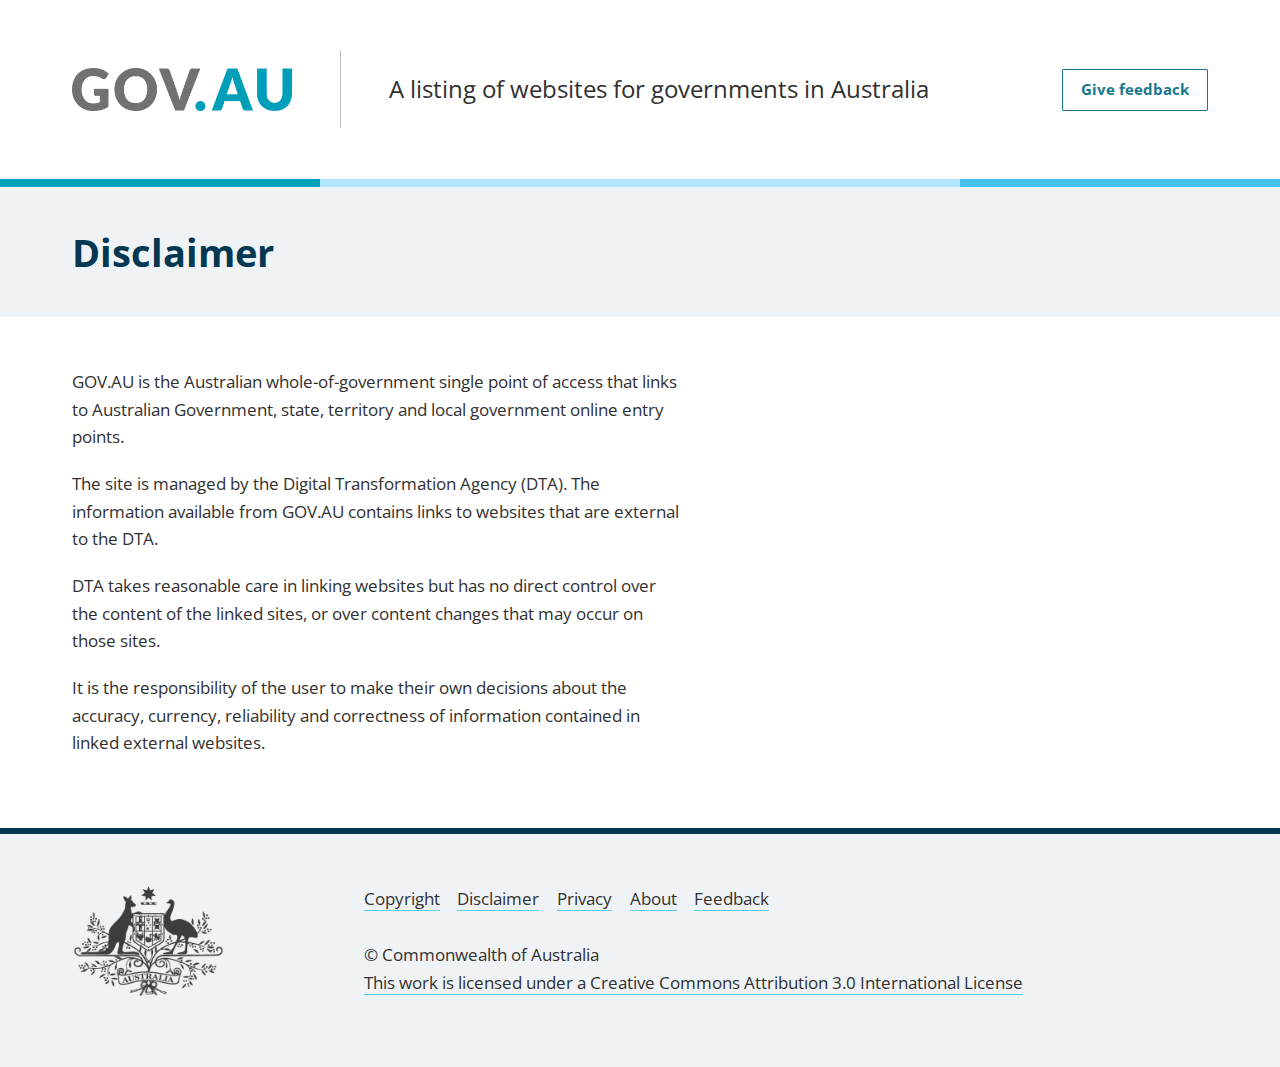
<file: www/disclaimer.html>
<!DOCTYPE html>
<!--[if IE]><![endif]-->
<!--[if lt IE 7 ]>
<html lang="en-AU" class="ie6 no-js">    <![endif]-->
<!--[if IE 7 ]>
<html lang="en-AU" class="ie7 no-js">    <![endif]-->
<!--[if IE 8 ]>
<html lang="en-AU" class="ie8 no-js">    <![endif]-->
<!--[if IE 9 ]>
<html lang="en-AU" class="ie9 no-js">    <![endif]-->
<!--[if (gt IE 9)|!(IE)]><!-->
<html lang="en-AU" class="no-js"><!--<![endif]-->
<head>
<script type="text/javascript">window.NREUM||(NREUM={});NREUM.info={"beacon":"bam.nr-data.net","errorBeacon":"bam.nr-data.net","licenseKey":"98fcca5c35","applicationID":"21023010","transactionName":"elxdEEFWXlpWR00MXl1WQEtAUV1B","queueTime":1,"applicationTime":37,"agent":""}</script>
<script type="text/javascript">window.NREUM||(NREUM={}),__nr_require=function(e,t,n){function r(n){if(!t[n]){var o=t[n]={exports:{}};e[n][0].call(o.exports,function(t){var o=e[n][1][t];return r(o||t)},o,o.exports)}return t[n].exports}if("function"==typeof __nr_require)return __nr_require;for(var o=0;o<n.length;o++)r(n[o]);return r}({1:[function(e,t,n){function r(){}function o(e,t,n){return function(){return i(e,[f.now()].concat(u(arguments)),t?null:this,n),t?void 0:this}}var i=e("handle"),a=e(2),u=e(3),c=e("ee").get("tracer"),f=e("loader"),s=NREUM;"undefined"==typeof window.newrelic&&(newrelic=s);var p=["setPageViewName","setCustomAttribute","setErrorHandler","finished","addToTrace","inlineHit","addRelease"],d="api-",l=d+"ixn-";a(p,function(e,t){s[t]=o(d+t,!0,"api")}),s.addPageAction=o(d+"addPageAction",!0),s.setCurrentRouteName=o(d+"routeName",!0),t.exports=newrelic,s.interaction=function(){return(new r).get()};var m=r.prototype={createTracer:function(e,t){var n={},r=this,o="function"==typeof t;return i(l+"tracer",[f.now(),e,n],r),function(){if(c.emit((o?"":"no-")+"fn-start",[f.now(),r,o],n),o)try{return t.apply(this,arguments)}catch(e){throw c.emit("fn-err",[arguments,this,e],n),e}finally{c.emit("fn-end",[f.now()],n)}}}};a("setName,setAttribute,save,ignore,onEnd,getContext,end,get".split(","),function(e,t){m[t]=o(l+t)}),newrelic.noticeError=function(e){"string"==typeof e&&(e=new Error(e)),i("err",[e,f.now()])}},{}],2:[function(e,t,n){function r(e,t){var n=[],r="",i=0;for(r in e)o.call(e,r)&&(n[i]=t(r,e[r]),i+=1);return n}var o=Object.prototype.hasOwnProperty;t.exports=r},{}],3:[function(e,t,n){function r(e,t,n){t||(t=0),"undefined"==typeof n&&(n=e?e.length:0);for(var r=-1,o=n-t||0,i=Array(o<0?0:o);++r<o;)i[r]=e[t+r];return i}t.exports=r},{}],4:[function(e,t,n){t.exports={exists:"undefined"!=typeof window.performance&&window.performance.timing&&"undefined"!=typeof window.performance.timing.navigationStart}},{}],ee:[function(e,t,n){function r(){}function o(e){function t(e){return e&&e instanceof r?e:e?c(e,u,i):i()}function n(n,r,o,i){if(!d.aborted||i){e&&e(n,r,o);for(var a=t(o),u=m(n),c=u.length,f=0;f<c;f++)u[f].apply(a,r);var p=s[y[n]];return p&&p.push([b,n,r,a]),a}}function l(e,t){v[e]=m(e).concat(t)}function m(e){return v[e]||[]}function w(e){return p[e]=p[e]||o(n)}function g(e,t){f(e,function(e,n){t=t||"feature",y[n]=t,t in s||(s[t]=[])})}var v={},y={},b={on:l,emit:n,get:w,listeners:m,context:t,buffer:g,abort:a,aborted:!1};return b}function i(){return new r}function a(){(s.api||s.feature)&&(d.aborted=!0,s=d.backlog={})}var u="nr@context",c=e("gos"),f=e(2),s={},p={},d=t.exports=o();d.backlog=s},{}],gos:[function(e,t,n){function r(e,t,n){if(o.call(e,t))return e[t];var r=n();if(Object.defineProperty&&Object.keys)try{return Object.defineProperty(e,t,{value:r,writable:!0,enumerable:!1}),r}catch(i){}return e[t]=r,r}var o=Object.prototype.hasOwnProperty;t.exports=r},{}],handle:[function(e,t,n){function r(e,t,n,r){o.buffer([e],r),o.emit(e,t,n)}var o=e("ee").get("handle");t.exports=r,r.ee=o},{}],id:[function(e,t,n){function r(e){var t=typeof e;return!e||"object"!==t&&"function"!==t?-1:e===window?0:a(e,i,function(){return o++})}var o=1,i="nr@id",a=e("gos");t.exports=r},{}],loader:[function(e,t,n){function r(){if(!x++){var e=h.info=NREUM.info,t=d.getElementsByTagName("script")[0];if(setTimeout(s.abort,3e4),!(e&&e.licenseKey&&e.applicationID&&t))return s.abort();f(y,function(t,n){e[t]||(e[t]=n)}),c("mark",["onload",a()+h.offset],null,"api");var n=d.createElement("script");n.src="https://"+e.agent,t.parentNode.insertBefore(n,t)}}function o(){"complete"===d.readyState&&i()}function i(){c("mark",["domContent",a()+h.offset],null,"api")}function a(){return E.exists&&performance.now?Math.round(performance.now()):(u=Math.max((new Date).getTime(),u))-h.offset}var u=(new Date).getTime(),c=e("handle"),f=e(2),s=e("ee"),p=window,d=p.document,l="addEventListener",m="attachEvent",w=p.XMLHttpRequest,g=w&&w.prototype;NREUM.o={ST:setTimeout,SI:p.setImmediate,CT:clearTimeout,XHR:w,REQ:p.Request,EV:p.Event,PR:p.Promise,MO:p.MutationObserver};var v=""+location,y={beacon:"bam.nr-data.net",errorBeacon:"bam.nr-data.net",agent:"js-agent.newrelic.com/nr-1071.min.js"},b=w&&g&&g[l]&&!/CriOS/.test(navigator.userAgent),h=t.exports={offset:u,now:a,origin:v,features:{},xhrWrappable:b};e(1),d[l]?(d[l]("DOMContentLoaded",i,!1),p[l]("load",r,!1)):(d[m]("onreadystatechange",o),p[m]("onload",r)),c("mark",["firstbyte",u],null,"api");var x=0,E=e(4)},{}]},{},["loader"]);</script>
  <meta name="google-site-verification" content="ElWu_73bfZc6KNBz9zMj5KnNA8U7kj9r3hPoojmIZqc">
  <title>Disclaimer
 | GOV.AU</title>
  <meta name="viewport" content="width=device-width, initial-scale=1">
  <meta name="description" content="">
  <script>
    (function (h) {
    h.className = h.className.replace('no-js', 'js')
    })(document.documentElement)
  </script>
  <!--[if lt IE 9]>
  <script type="text/javascript"
          src="//cdnjs.cloudflare.com/ajax/libs/corysimmons-selectivizr2/1.0.8/selectivizr2.min.js"></script>
  <![endif]-->
  <!--[if lte IE 9]>
  <script type='text/javascript' src='//cdnjs.cloudflare.com/ajax/libs/html5shiv/3.7.3/html5shiv.js'></script>
  <![endif]-->

  <link rel="shortcut icon" type="image/x-icon" href="favico.ico">
  <script src="js/fonts-5cfe6bc8b908837bdc7fec9293f3218caf522af3f672710c8414a04d99165c0a.js" data-turbolinks-track="reload" async="async"></script>
  <link rel="stylesheet" media="all" href="css/application-a3be3cb88462fa9da8f5070dff69d461af44aef9098279b1873e41c0b83fa786.css" data-turbolinks-track="reload">
  <script src="js/application-a94daa5c647cc7d06c11b44b120c58ec28337733a939f1cd8d4fc7b8419d1ce9.js" data-turbolinks-track="reload" async="async"></script>
</head>

<body data-ga-id="UA-81570106-1">
<noscript>
<iframe height="0" src="https://www.googletagmanager.com/ns.html?id=GTM-NDZ4WX" style="display:none;visibility:hidden" width="0"></iframe>
</noscript>
<script>
  (function(w,d,s,l,i){w[l]=w[l]||[];w[l].push({'gtm.start':
    new Date().getTime(),event:'gtm.js'});var f=d.getElementsByTagName(s)[0],
    j=d.createElement(s),dl=l!='dataLayer'?'&l='+l:'';j.async=true;j.src=
    '//www.googletagmanager.com/gtm.js?id='+i+dl;f.parentNode.insertBefore(j,f);
    })(window,document,'script','dataLayer','GTM-NDZ4WX');
</script>

<div class="skip-to">
<a href="#content">
Skip to main content
</a>
</div>
<header role="banner">

<section>
<!-- /.prerelease-govau--header.home -->
<div class="wrapper">
<div class="home-header-content">
<a class="govau--logo home" href="/">
<img alt="GOV.AU crest logo" src="img/gov-au-white-2x-49a1845dae751560e8590a6cb8c073771a374f3dc9a35c1bd5f2028f08194446.png">
</a>
<div class="homeintro">
<h1 class="is-visuallyhidden">
GOV.AU homepage
</h1>
<p>
A listing of websites for governments in&nbsp;Australia
</p>
</div>
<div class="feedback">
  <a class="button--feedback" role="button" href="mailto:info@dta.gov.au">Give feedback</a>
</div>

</div>
</div>
</section>

</header>
<div role="main">
<div class="brandbar default">
<div class="b1"></div>
<div class="b2"></div>
</div>
<div class="hero-med ">
<div class="wrapper">
<h1>
Disclaimer
</h1>
</div>
</div>

<main>
<aside class="sidebar">
<nav aria-label="main navigation" class="local-nav">
<h1 class="is-visuallyhidden">
Menu
</h1>
</nav>
</aside>



<article class="content-main" id="content" tabindex="-1">


<p>GOV.AU is the Australian whole-of-government single point of access that links to Australian Government, state, territory and local government online entry points.  </p>

<p>The site is managed by the Digital Transformation Agency (DTA). The information available from GOV.AU contains links to websites that are external to the DTA.  </p>

<p>DTA takes reasonable care in linking websites but has no direct control over the content of the linked sites, or over content changes that may occur on those sites.  </p>

<p>It is the responsibility of the user to make their own decisions about the accuracy, currency, reliability and correctness of information contained in linked external websites.</p>



</article>

</main>
</div>
<footer role="contentinfo">
<div class="wrapper">
<section>
<div class="footer-logo">
<img alt="Australian Government Coat of Arms" src="img/coat-of-arms-af51ab555b0040c7bcda43484858d96594d2cb60d71ff58ff91003a9cc7f3e81.png">
</div>
<div class="footer-links">
<nav>
<ul>
<li><a href="/copyright">Copyright</a></li>
<li><a href="/disclaimer">Disclaimer</a></li>
<li><a href="/privacy">Privacy</a></li>
<li><a href="/about">About</a></li>
<li><a href="mailto:info@dta.gov.au">Feedback</a></li>
</ul>
</nav>
<p>
&copy; Commonwealth of Australia
<br>
<a href="http://creativecommons.org/licenses/by/3.0/au/">This work is licensed under a Creative Commons Attribution 3.0 International License</a>
</p>
</div>
</section>
</div>
</footer>
</body>
</html>
</file>
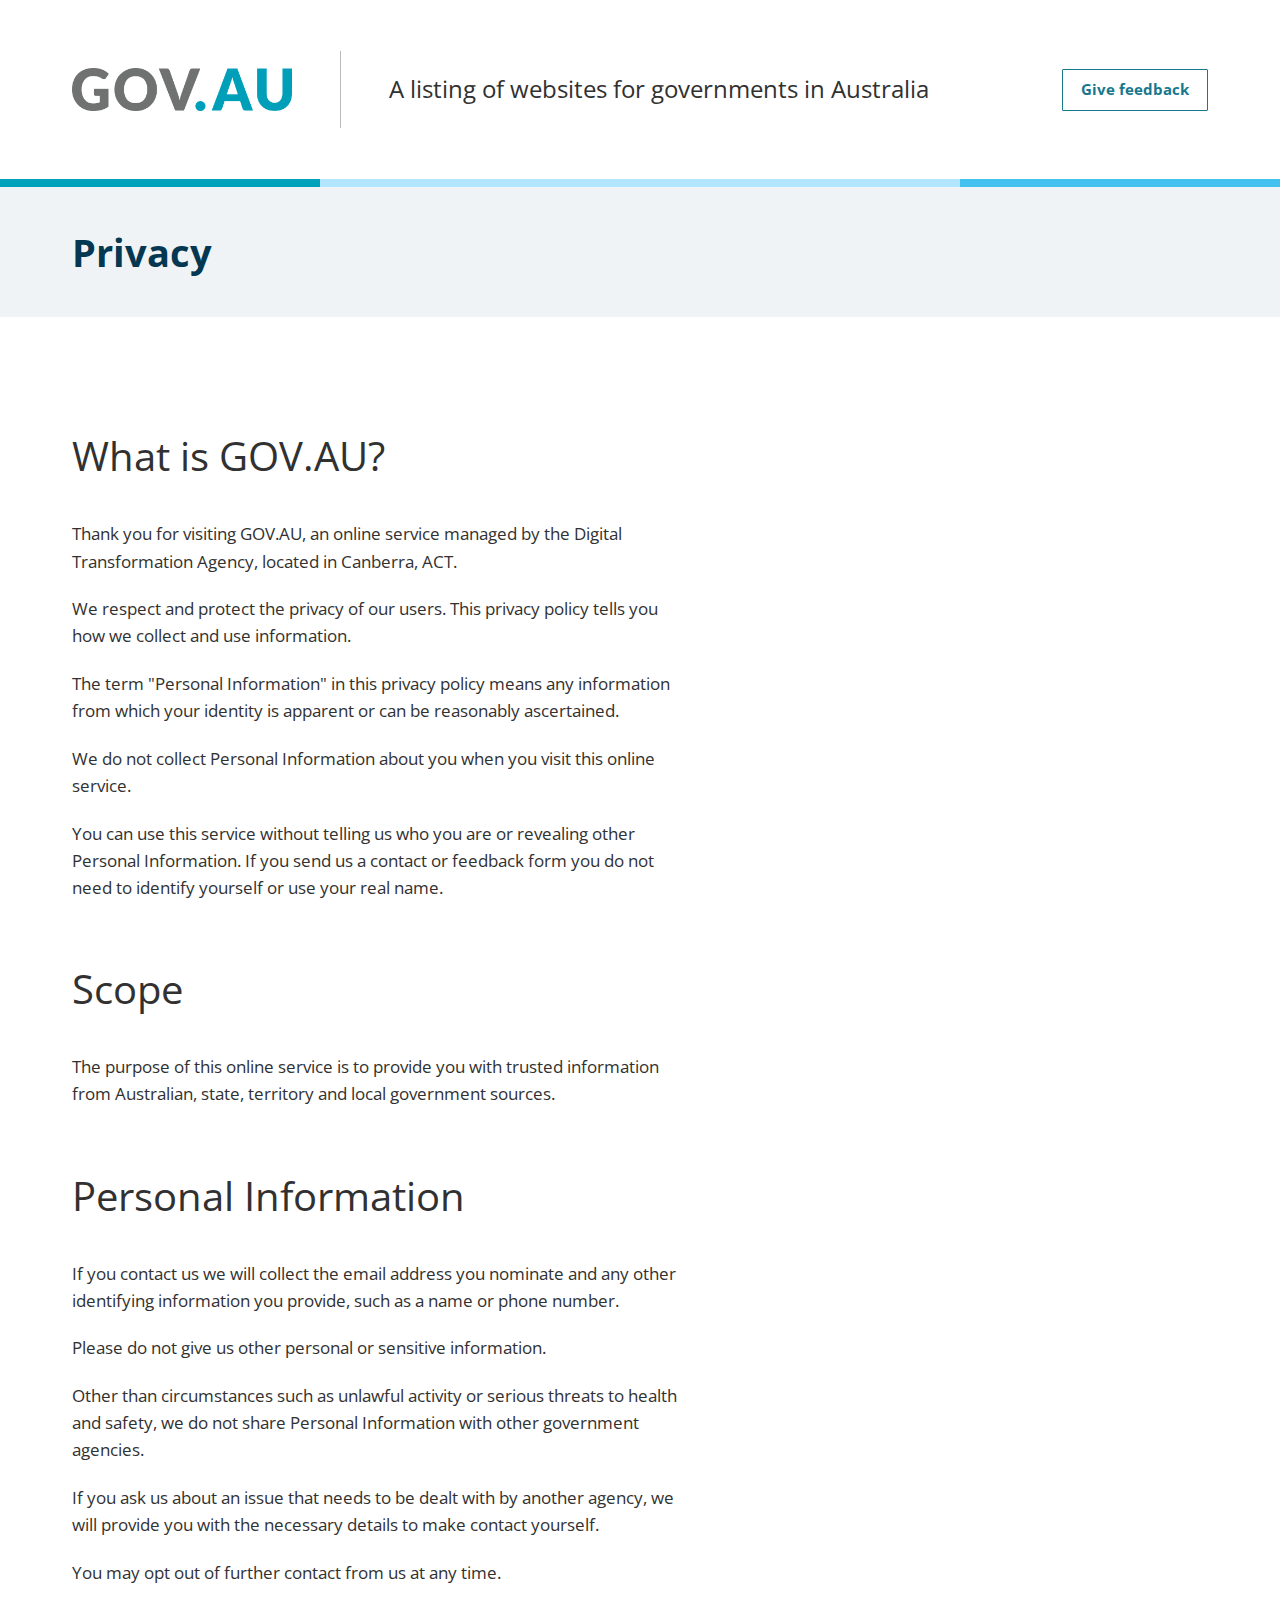
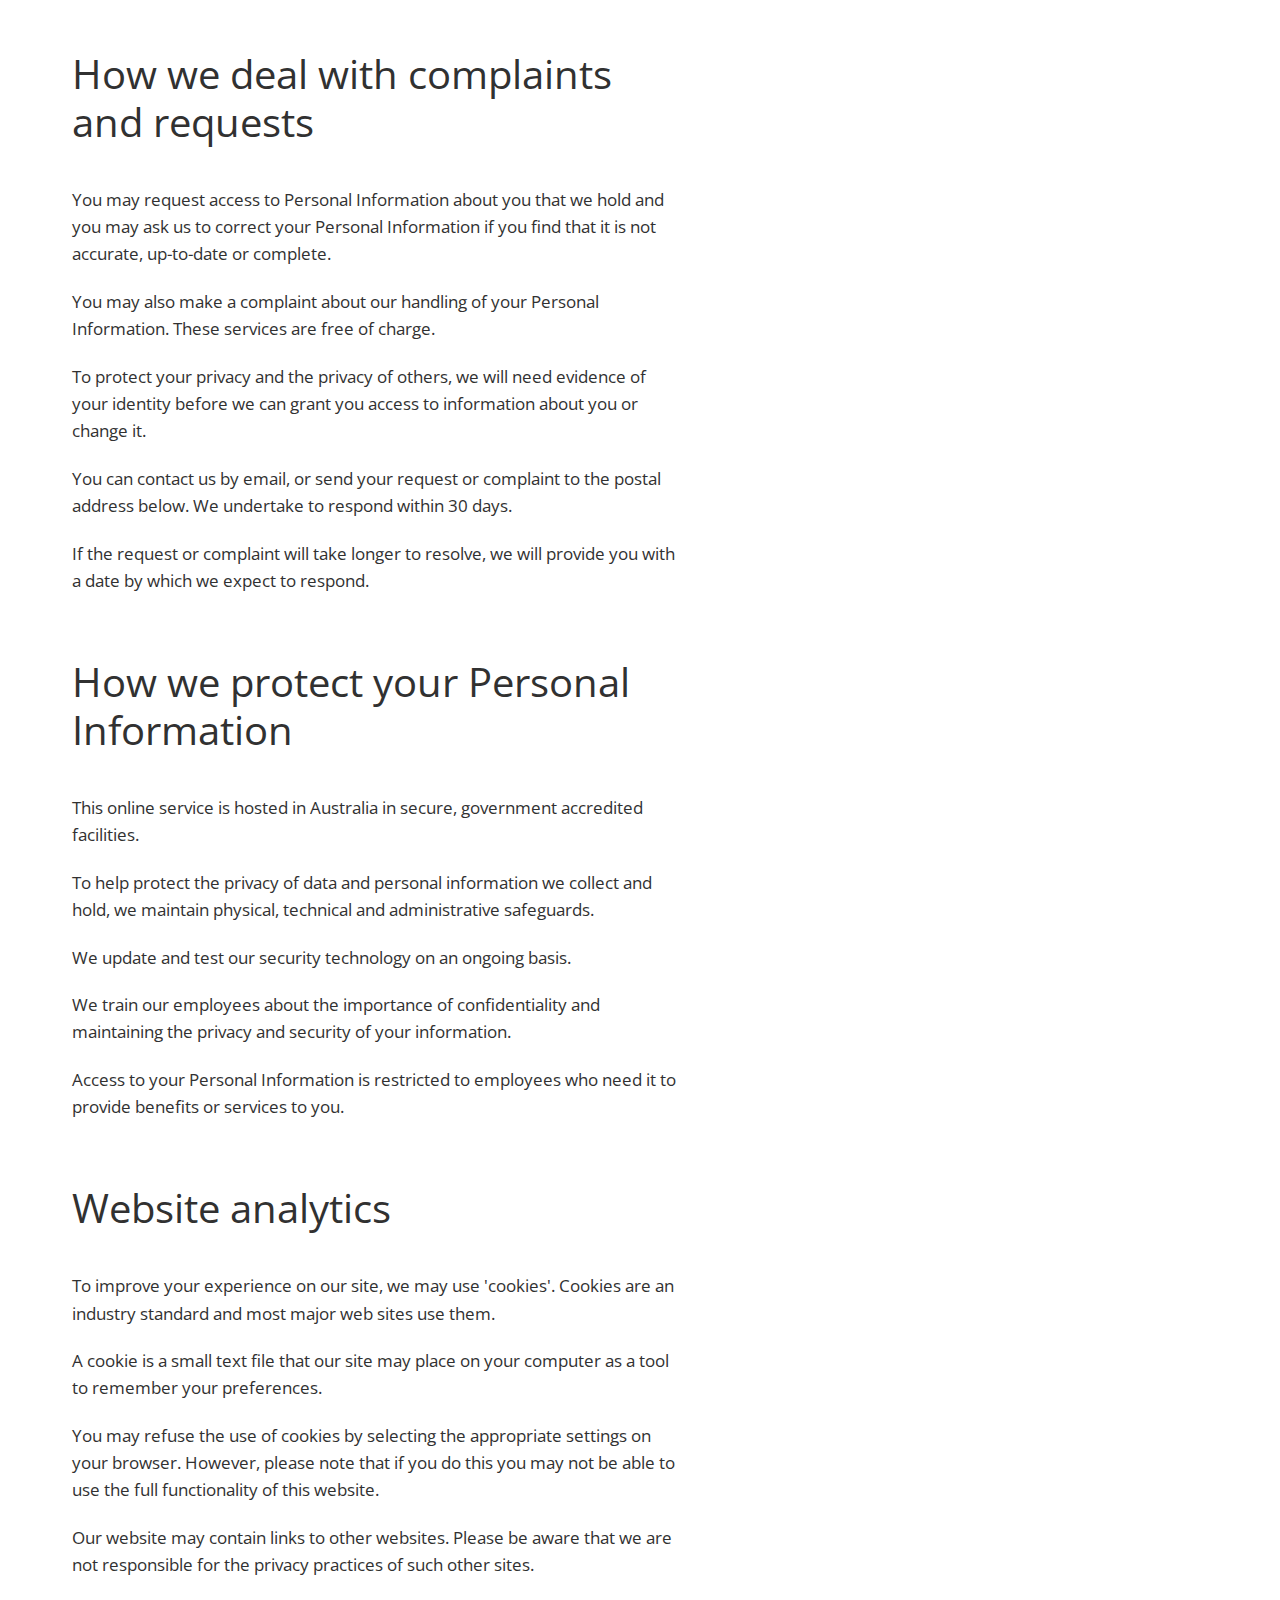
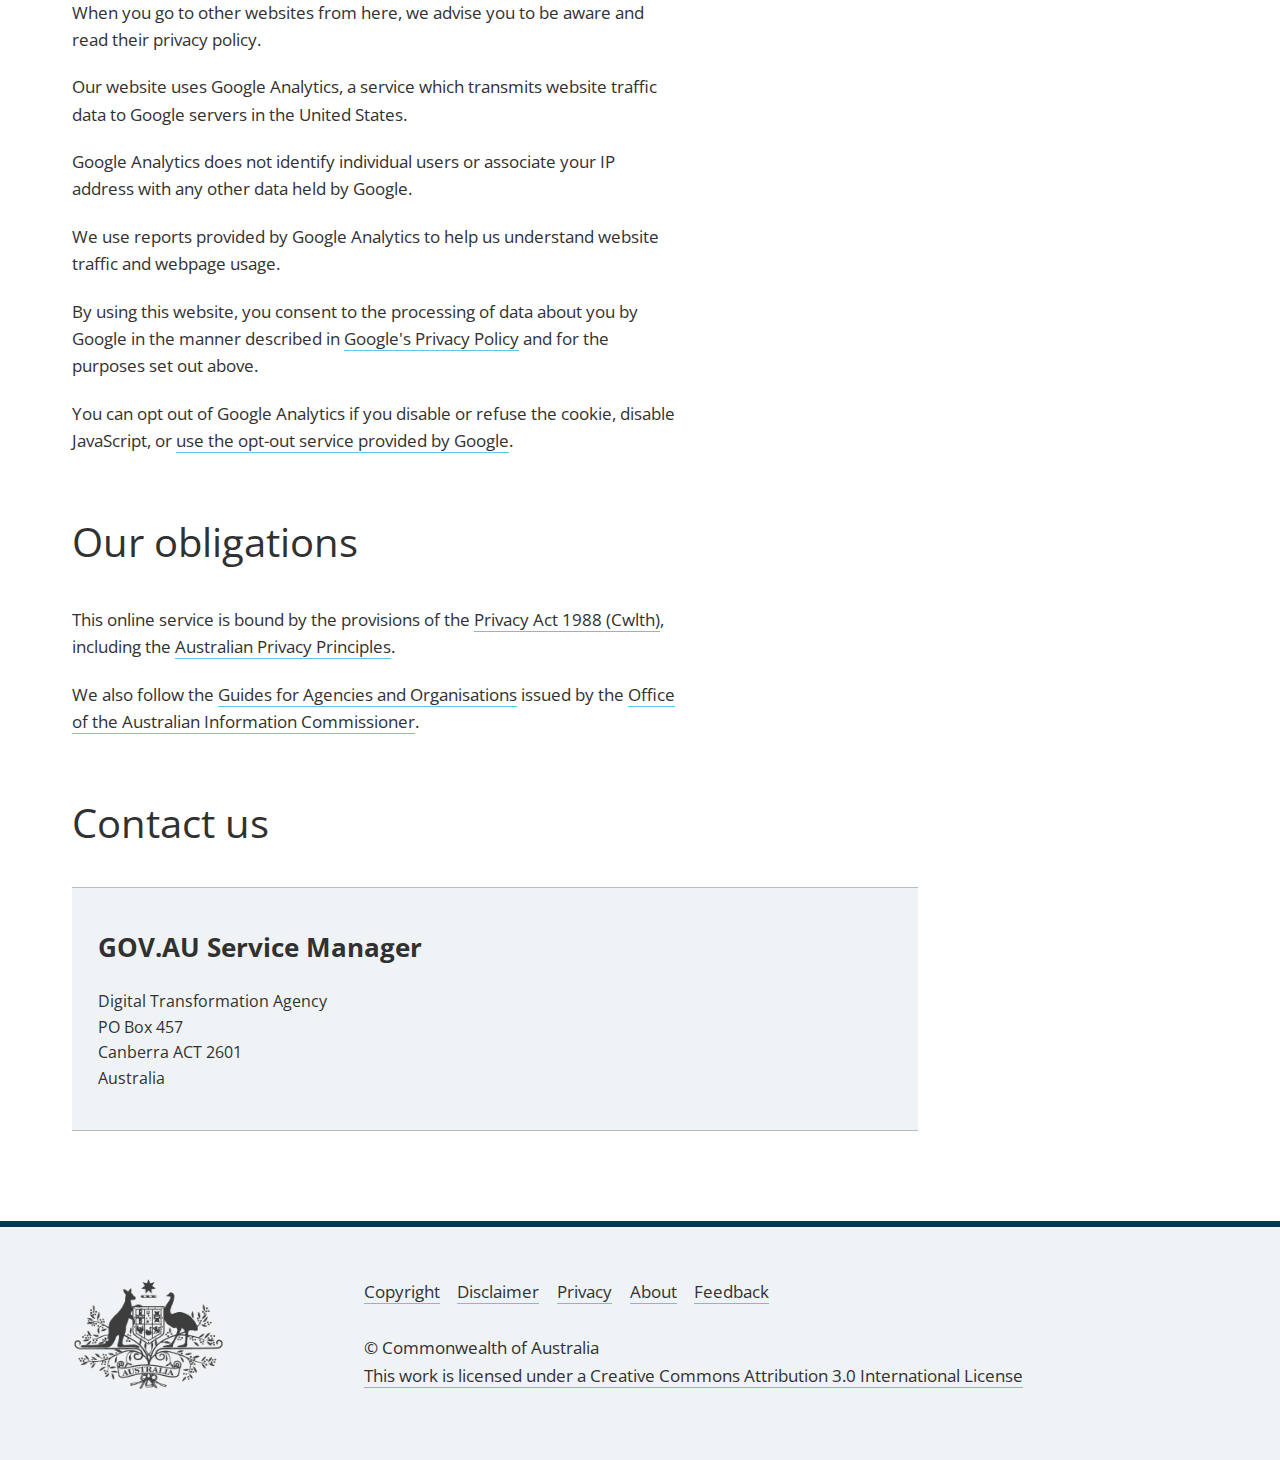
<file: www/privacy.html>
<!DOCTYPE html>
<!--[if IE]><![endif]-->
<!--[if lt IE 7 ]>
<html lang="en-AU" class="ie6 no-js">    <![endif]-->
<!--[if IE 7 ]>
<html lang="en-AU" class="ie7 no-js">    <![endif]-->
<!--[if IE 8 ]>
<html lang="en-AU" class="ie8 no-js">    <![endif]-->
<!--[if IE 9 ]>
<html lang="en-AU" class="ie9 no-js">    <![endif]-->
<!--[if (gt IE 9)|!(IE)]><!-->
<html lang="en-AU" class="no-js"><!--<![endif]-->
<head>
<script type="text/javascript">window.NREUM||(NREUM={});NREUM.info={"beacon":"bam.nr-data.net","errorBeacon":"bam.nr-data.net","licenseKey":"98fcca5c35","applicationID":"21023010","transactionName":"elxdEEFWXlpWR00MXl1WQEtAUV1B","queueTime":32,"applicationTime":94,"agent":""}</script>
<script type="text/javascript">window.NREUM||(NREUM={}),__nr_require=function(e,t,n){function r(n){if(!t[n]){var o=t[n]={exports:{}};e[n][0].call(o.exports,function(t){var o=e[n][1][t];return r(o||t)},o,o.exports)}return t[n].exports}if("function"==typeof __nr_require)return __nr_require;for(var o=0;o<n.length;o++)r(n[o]);return r}({1:[function(e,t,n){function r(){}function o(e,t,n){return function(){return i(e,[f.now()].concat(u(arguments)),t?null:this,n),t?void 0:this}}var i=e("handle"),a=e(2),u=e(3),c=e("ee").get("tracer"),f=e("loader"),s=NREUM;"undefined"==typeof window.newrelic&&(newrelic=s);var p=["setPageViewName","setCustomAttribute","setErrorHandler","finished","addToTrace","inlineHit","addRelease"],d="api-",l=d+"ixn-";a(p,function(e,t){s[t]=o(d+t,!0,"api")}),s.addPageAction=o(d+"addPageAction",!0),s.setCurrentRouteName=o(d+"routeName",!0),t.exports=newrelic,s.interaction=function(){return(new r).get()};var m=r.prototype={createTracer:function(e,t){var n={},r=this,o="function"==typeof t;return i(l+"tracer",[f.now(),e,n],r),function(){if(c.emit((o?"":"no-")+"fn-start",[f.now(),r,o],n),o)try{return t.apply(this,arguments)}catch(e){throw c.emit("fn-err",[arguments,this,e],n),e}finally{c.emit("fn-end",[f.now()],n)}}}};a("setName,setAttribute,save,ignore,onEnd,getContext,end,get".split(","),function(e,t){m[t]=o(l+t)}),newrelic.noticeError=function(e){"string"==typeof e&&(e=new Error(e)),i("err",[e,f.now()])}},{}],2:[function(e,t,n){function r(e,t){var n=[],r="",i=0;for(r in e)o.call(e,r)&&(n[i]=t(r,e[r]),i+=1);return n}var o=Object.prototype.hasOwnProperty;t.exports=r},{}],3:[function(e,t,n){function r(e,t,n){t||(t=0),"undefined"==typeof n&&(n=e?e.length:0);for(var r=-1,o=n-t||0,i=Array(o<0?0:o);++r<o;)i[r]=e[t+r];return i}t.exports=r},{}],4:[function(e,t,n){t.exports={exists:"undefined"!=typeof window.performance&&window.performance.timing&&"undefined"!=typeof window.performance.timing.navigationStart}},{}],ee:[function(e,t,n){function r(){}function o(e){function t(e){return e&&e instanceof r?e:e?c(e,u,i):i()}function n(n,r,o,i){if(!d.aborted||i){e&&e(n,r,o);for(var a=t(o),u=m(n),c=u.length,f=0;f<c;f++)u[f].apply(a,r);var p=s[y[n]];return p&&p.push([b,n,r,a]),a}}function l(e,t){v[e]=m(e).concat(t)}function m(e){return v[e]||[]}function w(e){return p[e]=p[e]||o(n)}function g(e,t){f(e,function(e,n){t=t||"feature",y[n]=t,t in s||(s[t]=[])})}var v={},y={},b={on:l,emit:n,get:w,listeners:m,context:t,buffer:g,abort:a,aborted:!1};return b}function i(){return new r}function a(){(s.api||s.feature)&&(d.aborted=!0,s=d.backlog={})}var u="nr@context",c=e("gos"),f=e(2),s={},p={},d=t.exports=o();d.backlog=s},{}],gos:[function(e,t,n){function r(e,t,n){if(o.call(e,t))return e[t];var r=n();if(Object.defineProperty&&Object.keys)try{return Object.defineProperty(e,t,{value:r,writable:!0,enumerable:!1}),r}catch(i){}return e[t]=r,r}var o=Object.prototype.hasOwnProperty;t.exports=r},{}],handle:[function(e,t,n){function r(e,t,n,r){o.buffer([e],r),o.emit(e,t,n)}var o=e("ee").get("handle");t.exports=r,r.ee=o},{}],id:[function(e,t,n){function r(e){var t=typeof e;return!e||"object"!==t&&"function"!==t?-1:e===window?0:a(e,i,function(){return o++})}var o=1,i="nr@id",a=e("gos");t.exports=r},{}],loader:[function(e,t,n){function r(){if(!x++){var e=h.info=NREUM.info,t=d.getElementsByTagName("script")[0];if(setTimeout(s.abort,3e4),!(e&&e.licenseKey&&e.applicationID&&t))return s.abort();f(y,function(t,n){e[t]||(e[t]=n)}),c("mark",["onload",a()+h.offset],null,"api");var n=d.createElement("script");n.src="https://"+e.agent,t.parentNode.insertBefore(n,t)}}function o(){"complete"===d.readyState&&i()}function i(){c("mark",["domContent",a()+h.offset],null,"api")}function a(){return E.exists&&performance.now?Math.round(performance.now()):(u=Math.max((new Date).getTime(),u))-h.offset}var u=(new Date).getTime(),c=e("handle"),f=e(2),s=e("ee"),p=window,d=p.document,l="addEventListener",m="attachEvent",w=p.XMLHttpRequest,g=w&&w.prototype;NREUM.o={ST:setTimeout,SI:p.setImmediate,CT:clearTimeout,XHR:w,REQ:p.Request,EV:p.Event,PR:p.Promise,MO:p.MutationObserver};var v=""+location,y={beacon:"bam.nr-data.net",errorBeacon:"bam.nr-data.net",agent:"js-agent.newrelic.com/nr-1071.min.js"},b=w&&g&&g[l]&&!/CriOS/.test(navigator.userAgent),h=t.exports={offset:u,now:a,origin:v,features:{},xhrWrappable:b};e(1),d[l]?(d[l]("DOMContentLoaded",i,!1),p[l]("load",r,!1)):(d[m]("onreadystatechange",o),p[m]("onload",r)),c("mark",["firstbyte",u],null,"api");var x=0,E=e(4)},{}]},{},["loader"]);</script>
  <meta name="google-site-verification" content="ElWu_73bfZc6KNBz9zMj5KnNA8U7kj9r3hPoojmIZqc">
  <title>Privacy
 | GOV.AU</title>
  <meta name="viewport" content="width=device-width, initial-scale=1">
  <meta name="description" content="">
  <script>
    (function (h) {
    h.className = h.className.replace('no-js', 'js')
    })(document.documentElement)
  </script>
  <!--[if lt IE 9]>
  <script type="text/javascript"
          src="//cdnjs.cloudflare.com/ajax/libs/corysimmons-selectivizr2/1.0.8/selectivizr2.min.js"></script>
  <![endif]-->
  <!--[if lte IE 9]>
  <script type='text/javascript' src='//cdnjs.cloudflare.com/ajax/libs/html5shiv/3.7.3/html5shiv.js'></script>
  <![endif]-->

  <link rel="shortcut icon" type="image/x-icon" href="favico.ico">
  <script src="js/fonts-5cfe6bc8b908837bdc7fec9293f3218caf522af3f672710c8414a04d99165c0a.js" data-turbolinks-track="reload" async="async"></script>
  <link rel="stylesheet" media="all" href="css/application-a3be3cb88462fa9da8f5070dff69d461af44aef9098279b1873e41c0b83fa786.css" data-turbolinks-track="reload">
  <script src="js/application-a94daa5c647cc7d06c11b44b120c58ec28337733a939f1cd8d4fc7b8419d1ce9.js" data-turbolinks-track="reload" async="async"></script>
</head>

<body data-ga-id="UA-81570106-1">
<noscript>
<iframe height="0" src="https://www.googletagmanager.com/ns.html?id=GTM-NDZ4WX" style="display:none;visibility:hidden" width="0"></iframe>
</noscript>
<script>
  (function(w,d,s,l,i){w[l]=w[l]||[];w[l].push({'gtm.start':
    new Date().getTime(),event:'gtm.js'});var f=d.getElementsByTagName(s)[0],
    j=d.createElement(s),dl=l!='dataLayer'?'&l='+l:'';j.async=true;j.src=
    '//www.googletagmanager.com/gtm.js?id='+i+dl;f.parentNode.insertBefore(j,f);
    })(window,document,'script','dataLayer','GTM-NDZ4WX');
</script>

<div class="skip-to">
<a href="#content">
Skip to main content
</a>
</div>
<header role="banner">

<section>
<!-- /.prerelease-govau--header.home -->
<div class="wrapper">
<div class="home-header-content">
<a class="govau--logo home" href="/">
<img alt="GOV.AU crest logo" src="img/gov-au-white-2x-49a1845dae751560e8590a6cb8c073771a374f3dc9a35c1bd5f2028f08194446.png">
</a>
<div class="homeintro">
<h1 class="is-visuallyhidden">
GOV.AU homepage
</h1>
<p>
A listing of websites for governments in&nbsp;Australia
</p>
</div>
<div class="feedback">
<a class="button--feedback" role="button" href="mailto:info@dta.gov.au">Give feedback</a>
</div>

</div>
</div>
</section>

</header>
<div role="main">
<div class="brandbar default">
<div class="b1"></div>
<div class="b2"></div>
</div>
<div class="hero-med ">
<div class="wrapper">
<h1>
Privacy
</h1>
</div>
</div>

<main>
<aside class="sidebar">
<nav aria-label="main navigation" class="local-nav">
<h1 class="is-visuallyhidden">
Menu
</h1>
</nav>
</aside>



<article class="content-main" id="content" tabindex="-1">


<h2 id="what-is-gov-au">What is GOV.AU?</h2>

<p>Thank you for visiting GOV.AU, an online service managed by the Digital Transformation Agency, located in Canberra, ACT.  </p>

<p>We respect and protect the privacy of our users. This privacy policy tells you how we collect and use information.  </p>

<p>The term "Personal Information" in this privacy policy means any information from which your identity is apparent or can be reasonably ascertained.  </p>

<p>We do not collect Personal Information about you when you visit this online service.  </p>

<p>You can use this service without telling us who you are or revealing other Personal Information. If you send us a contact or feedback form you do not need to identify yourself or use your real name.</p>

<h2 id="scope">Scope</h2>

<p>The purpose of this online service is to provide you with trusted information from Australian, state, territory and local government sources.  </p>

<h2 id="personal-information">Personal Information</h2>

<p>If you contact us we will collect the email address you nominate and any other identifying information you provide, such as a name or phone number.  </p>

<p>Please do not give us other personal or sensitive information.  </p>

<p>Other than circumstances such as unlawful activity or serious threats to health and safety, we do not share Personal Information with other government agencies.  </p>

<p>If you ask us about an issue that needs to be dealt with by another agency, we will provide you with the necessary details to make contact yourself.  </p>

<p>You may opt out of further contact from us at any time.  </p>

<h2 id="how-we-deal-with-complaints-and-requests">How we deal with complaints and requests</h2>

<p>You may request access to Personal Information about you that we hold and you may ask us to correct your Personal Information if you find that it is not accurate, up-to-date or complete.  </p>

<p>You may also make a complaint about our handling of your Personal Information. These services are free of charge.  </p>

<p>To protect your privacy and the privacy of others, we will need evidence of your identity before we can grant you access to information about you or change it.  </p>

<p>You can contact us by email, or send your request or complaint to the postal address below. We undertake to respond within 30 days.  </p>

<p>If the request or complaint will take longer to resolve, we will provide you with a date by which we expect to respond.</p>

<h2 id="how-we-protect-your-personal-information">How we protect your Personal Information</h2>

<p>This online service is hosted in Australia in secure, government accredited facilities.  </p>

<p>To help protect the privacy of data and personal information we collect and hold, we maintain physical, technical and administrative safeguards.  </p>

<p>We update and test our security technology on an ongoing basis.  </p>

<p>We train our employees about the importance of confidentiality and maintaining the privacy and security of your information.  </p>

<p>Access to your Personal Information is restricted to employees who need it to provide benefits or services to you.  </p>

<h2 id="website-analytics">Website analytics</h2>

<p>To improve your experience on our site, we may use 'cookies'. Cookies are an industry standard and most major web sites use them.  </p>

<p>A cookie is a small text file that our site may place on your computer as a tool to remember your preferences.  </p>

<p>You may refuse the use of cookies by selecting the appropriate settings on your browser. However, please note that if you do this you may not be able to use the full functionality of this website.  </p>

<p>Our website may contain links to other websites. Please be aware that we are not responsible for the privacy practices of such other sites.  </p>

<p>When you go to other websites from here, we advise you to be aware and read their privacy policy.  </p>

<p>Our website uses Google Analytics, a service which transmits website traffic data to Google servers in the United States.  </p>

<p>Google Analytics does not identify individual users or associate your IP address with any other data held by Google.  </p>

<p>We use reports provided by Google Analytics to help us understand website traffic and webpage usage.  </p>

<p>By using this website, you consent to the processing of data about you by Google in the manner described in <a href="http://www.google.com/policies/privacy/">Google's Privacy Policy</a> and for the purposes set out above.  </p>

<p>You can opt out of Google Analytics if you disable or refuse the cookie, disable JavaScript, or <a href="https://tools.google.com/dlpage/gaoptout">use the opt-out service provided by Google</a>.  </p>

<h2 id="our-obligations">Our obligations</h2>

<p>This online service is bound by the provisions of the <a href="https://www.legislation.gov.au/Series/C2004A03712">Privacy Act 1988 (Cwlth)</a>, including the <a href="http://www.oaic.gov.au/privacy/privacy-act/australian-privacy-principles">Australian Privacy Principles</a>.  </p>

<p>We also follow the <a href="https://www.oaic.gov.au/agencies-and-organisations/guides/">Guides for Agencies and Organisations</a> issued by the <a href="http://www.oaic.gov.au/">Office of the Australian Information Commissioner</a>.</p>

<h2 id="contact-us">Contact us</h2>

<div class="contact-card">
<div class="contact-title">GOV.AU Service Manager</div>
Digital Transformation Agency<br>
PO Box 457<br>
Canberra ACT 2601<br>
Australia
</div>



</article>

</main>
</div>
<footer role="contentinfo">
<div class="wrapper">
<section>
<div class="footer-logo">
<img alt="Australian Government Coat of Arms" src="img/coat-of-arms-af51ab555b0040c7bcda43484858d96594d2cb60d71ff58ff91003a9cc7f3e81.png">
</div>
<div class="footer-links">
<nav>
<ul>
<li><a href="/copyright">Copyright</a></li>
<li><a href="/disclaimer">Disclaimer</a></li>
<li><a href="/privacy">Privacy</a></li>
<li><a href="/about">About</a></li>
<li><a href="mailto:info@dta.gov.au">Feedback</a></li>
</ul>
</nav>
<p>
&copy; Commonwealth of Australia
<br>
<a href="http://creativecommons.org/licenses/by/3.0/au/">This work is licensed under a Creative Commons Attribution 3.0 International License</a>
</p>
</div>
</section>
</div>
</footer>
</body>
</html>
</file>
<file: www/css/application-a3be3cb88462fa9da8f5070dff69d461af44aef9098279b1873e41c0b83fa786.css>
﻿.visuallyhidden,.is-visuallyhidden{border:0;clip:rect(0 0 0 0);height:1px;margin:-1px;overflow:hidden;padding:0;position:absolute;width:1px}.ua-notification{display:block;padding:0.8em;text-align:center;background-color:#f9c642;color:#313131;font-size:rem(17);margin-bottom:0}.list-small a,.primary-nav ul ul ul ul a,.local-nav ul ul ul ul a,[class^='breadcrumbs'] ul li:not(:last-child){background-image:url(../img/arrow-right-54ba4819b40586ba3ec8635935d070d92e554b8d2f5a32ad5f072839f772d362.svg)}[class^='breadcrumbs'][class$='--inverted'] ul li:not(:last-child){background-image:url(../img/arrow-right--white-fd292aac13852dba47f1c8bcf8adcb52131d3bda844870ba054b5555b5cd065a.svg)}main>article .see-more::after,footer[role='contentinfo'] .see-more::after,.list-horizontal .tags .see-more::after,.list-vertical .tags .see-more::after,.list-vertical--thirds .tags .see-more::after,.list-vertical--fourths .tags .see-more::after,footer[role='contentinfo'] .footer-top nav .tags .see-more::after,.list-small .tags .see-more::after,.list-highlighted .tags .see-more::after,.primary-nav ul .see-more::after,.local-nav ul .see-more::after,[class^='breadcrumbs'] .see-more::after,[class^='breadcrumbs'][class$='--inverted'] .see-more::after,.skip-to .see-more::after,[class^='controls'] .see-more::after,.govau--header .see-more::after,.prerelease-govau--header .see-more::after,.hero .see-more::after,.hero-sml .see-more::after,.hero-med .see-more::after,.content-listing .see-more::after,.sign-in .see-more::after,.verify .see-more::after,.news-article+.sidebar .see-more::after{background-image:url(../img/arrow-right--aqua-3b9ee11ee26f6f30811def8e3595b9b6fa61c616d75fd6f6f77a245bd7735812.svg)}.govau--header .nav-toggle::before{background-image:url(../img/bars-b1ef63081e7f1cba2f5c96d19aab1478f46c279a02c7ffd6968a8a0efb27b7f0.svg)}.govau--header .nav-toggle.active::before{background-image:url(../img/close-ca1962afd8ea52f7083e4c199c902e35b6c9aabd263cf634377ff8a370f0cc27.svg)}.accordion-button::before,summary::before,.accordion--controls summary::before,.nav-toggle::before{background-image:url(../img/chevron-down--navy-a91b3e3c36541e2185231e7245ef45867542ab91a46925909327c2fcc1fafef6.svg)}main>article a[rel~='external']::after,footer[role='contentinfo'] a[rel~='external']::after,.list-horizontal .tags a[rel~='external']::after,.list-vertical .tags a[rel~='external']::after,.list-vertical--thirds .tags a[rel~='external']::after,.list-vertical--fourths .tags a[rel~='external']::after,footer[role='contentinfo'] .footer-top nav .tags a[rel~='external']::after,.list-small .tags a[rel~='external']::after,.list-highlighted .tags a[rel~='external']::after,.primary-nav ul a[rel~='external']::after,.local-nav ul a[rel~='external']::after,[class^='breadcrumbs'] a[rel~='external']::after,[class^='breadcrumbs'][class$='--inverted'] a[rel~='external']::after,.skip-to a[rel~='external']::after,[class^='controls'] a[rel~='external']::after,.govau--header a[rel~='external']::after,.prerelease-govau--header a[rel~='external']::after,.hero a[rel~='external']::after,.hero-sml a[rel~='external']::after,.hero-med a[rel~='external']::after,.content-listing a[rel~='external']::after,.sign-in a[rel~='external']::after,.verify a[rel~='external']::after,.news-article+.sidebar a[rel~='external']::after{background-image:url(../img/external-link--aqua-31c3d10b3832f2eaab3f65ecab570ef2baa2e985be770ea4624dbc2e6efdca7c.svg)}.icon-chevron::before{border-style:solid;border-width:0.25em 0.25em 0 0;content:'';display:inline-block;height:0.5em;left:0.15em;position:relative;vertical-align:top;width:0.5em;transition:transform 300ms linear}.icon-chevron.top::before{top:0.75em;transform:rotate(-45deg)}.icon-chevron.right::before{left:0;transform:rotate(45deg)}.icon-chevron.bottom::before{top:0.5em;transform:rotate(135deg)}.icon-chevron.left::before{left:0.25em;transform:rotate(-135deg)}@media print{*,*::before,*::after,*::first-letter,*::first-line{background:transparent;color:#000;box-shadow:none;text-shadow:none}a,a:visited{text-decoration:underline}a[href]::after{content:" (" attr(href) ")"}abbr[title]::after{content:" (" attr(title) ")"}a[href^='#']::after,a[href^='javascript:']::after{content:''}pre,blockquote{border:1px solid #bbbbbb;page-break-inside:avoid}thead{display:table-header-group}tr,img{page-break-inside:avoid}img{max-width:100%}p,h2,.display,h3{orphans:3;widows:3}h2,.display,h3{page-break-after:avoid}}/*! responsive-nav.js 1.0.39 by @viljamis */.nav-collapse ul{margin:0;padding:0;width:100%;display:block;list-style:none}.nav-collapse li{width:100%;display:block}.js .nav-collapse{clip:rect(0 0 0 0);max-height:0;position:absolute;display:block;overflow:hidden;zoom:1}.nav-collapse.opened{max-height:9999px}.nav-toggle{-webkit-tap-highlight-color:transparent;-webkit-touch-callout:none;-webkit-user-select:none;-moz-user-select:none;-ms-user-select:none;-o-user-select:none;user-select:none}@media screen and (min-width: 40em){.js .nav-collapse{position:relative}.js .nav-collapse.closed{max-height:none}.nav-toggle{display:none}}/*! normalize.css v3.0.3 | MIT License | github.com/necolas/normalize.css */html{font-family:sans-serif;-ms-text-size-adjust:100%;-webkit-text-size-adjust:100%}body{margin:0}article,aside,details,figcaption,figure,footer,header,hgroup,main,menu,nav,section,summary{display:block}audio,canvas,progress,video{display:inline-block;vertical-align:baseline}audio:not([controls]){display:none;height:0}[hidden],template{display:none}a{background-color:transparent}a:active,a:hover{outline:0}abbr[title]{border-bottom:1px dotted}b,strong{font-weight:bold}dfn{font-style:italic}h1,.hero .site-title,.hero-sml .site-title,.hero-med .site-title{font-size:2em;margin:0.67em 0}mark{background:#ff0;color:#000}small{font-size:80%}sub,sup{font-size:75%;line-height:0;position:relative;vertical-align:baseline}sup{top:-0.5em}sub{bottom:-0.25em}img{border:0}svg:not(:root){overflow:hidden}figure{margin:1em 40px}hr{box-sizing:content-box;height:0}pre{overflow:auto}code,kbd,pre,samp{font-family:monospace, monospace;font-size:1em}button,input,optgroup,select,textarea{color:inherit;font:inherit;margin:0}button{overflow:visible}button,select{text-transform:none}button,html input[type="button"],input[type="reset"],input[type="submit"]{-webkit-appearance:button;cursor:pointer}button[disabled],html input[disabled]{cursor:default}button::-moz-focus-inner,input::-moz-focus-inner{border:0;padding:0}input{line-height:normal}input[type="checkbox"],input[type="radio"]{box-sizing:border-box;padding:0}input[type="number"]::-webkit-inner-spin-button,input[type="number"]::-webkit-outer-spin-button{height:auto}input[type="search"]{-webkit-appearance:textfield;box-sizing:content-box}input[type="search"]::-webkit-search-cancel-button,input[type="search"]::-webkit-search-decoration{-webkit-appearance:none}fieldset{border:1px solid #c0c0c0;margin:0 2px;padding:0.35em 0.625em 0.75em}legend{border:0;padding:0}textarea{overflow:auto}optgroup{font-weight:bold}table{border-collapse:collapse;border-spacing:0}td,th{padding:0}html{box-sizing:border-box}*,*::after,*::before{box-sizing:inherit}details,.accordion,.accordion--controls{display:block;margin:1.6em 0 0;overflow:hidden}.accordion-button,summary,.accordion--controls summary{display:block;position:relative;width:100%;height:auto;padding:0.8em;border-radius:1px 1px 0 0;background-color:#f0f3f5;cursor:pointer;text-align:left;font-weight:700;font-size:1.25rem;transition:background-color 0.1s ease-in-out}.accordion-button:last-child,summary:last-child{border-bottom-width:1px}.accordion-button:hover,summary:hover,.accordion-button:focus,summary:focus{background-color:#bbbbbb;outline:none}.accordion-button::-webkit-details-marker,summary::-webkit-details-marker,.accordion--controls summary::-webkit-details-marker{display:none}.accordion-button::before,summary::before,.accordion--controls summary::before{content:'';position:absolute;top:.5em;bottom:.5em;right:0.8em;width:1.2em;background-repeat:no-repeat;background-position:center center;background-size:100% auto;transform:rotate(0deg);transition:transform 0.2s ease-in-out}[aria-expanded='true'] .accordion-button::before,[aria-expanded='true'] summary::before{transform:rotate(180deg)}.accordion-panel,.accordion--controls .accordion-panel{display:block;height:auto;overflow:hidden;padding:1.6em 1.6em 0.8em;border-radius:1px 1px 0 0}.accordion-panel :first-child{margin-top:0}details,.accordion{border-color:#bbbbbb;border-width:1px 0;border-style:solid}details+details,.accordion+details,details+.accordion,.accordion+.accordion{margin-top:0;border-top:none}[aria-expanded='true'] .accordion-button,[aria-expanded='true'] summary{border-bottom:1px solid #bbbbbb}.accordion--controls{margin-top:0.8em;border:none}.accordion--controls summary{border:none;background-color:#def4f9;font-size:87.5%}.accordion--controls summary:hover,.accordion--controls summary:focus{background-color:#5bcbe3;color:#115361}.accordion--controls .accordion-panel{border:0.8em solid #def4f9;border-top:none}button,.button,[role='button'],[type='button'],.nav-toggle{-webkit-appearance:none;appearance:none;display:inline-block;height:3.2em;margin:0 1.6em 0.8em 0;padding:0.8em 1.6em;border-radius:1px;border:0;outline:0;text-decoration:none;font-weight:700}@media screen and (min-width: 768px){button,.button,[role='button'],[type='button'],.nav-toggle{height:2.8em;padding:0.5em 1.2em}}button.inverted,button.button--feedback,.button.inverted,.button.button--feedback,[role='button'].inverted,[role='button'].button--feedback,[type='button'].inverted,[type='button'].button--feedback{border:1px solid #fff;background-color:transparent}button.inverted:hover,button.button--feedback:hover,button.inverted:active,button.button--feedback:active,button.inverted:focus,button.button--feedback:focus,.button.inverted:hover,.button.button--feedback:hover,.button.inverted:active,.button.button--feedback:active,.button.inverted:focus,.button.button--feedback:focus,[role='button'].inverted:hover,[role='button'].button--feedback:hover,[role='button'].inverted:active,[role='button'].button--feedback:active,[role='button'].inverted:focus,[role='button'].button--feedback:focus,[type='button'].inverted:hover,[type='button'].button--feedback:hover,[type='button'].inverted:active,[type='button'].button--feedback:active,[type='button'].inverted:focus,[type='button'].button--feedback:focus{border-color:#fff;background-color:#fff;color:#043751}form [type='text'],form [type='number'],form [type='tel'],form [type='email'],form [type='password'],form textarea,form input[type='radio'],form input[type='checkbox']{width:100%;outline-offset:0;border:2px solid #bbbbbb;border-radius:0;background-color:#fff;padding:0.4em}form [type='text']:invalid,form [type='number']:invalid,form [type='tel']:invalid,form [type='email']:invalid,form [type='password']:invalid,form textarea:invalid,form input[type='radio']:invalid,form input[type='checkbox']:invalid,form .invalid[type='text'],form .invalid[type='number'],form .invalid[type='tel'],form .invalid[type='email'],form .invalid[type='password'],form textarea.invalid,form input.invalid[type='radio'],form input.invalid[type='checkbox']{outline:2px solid #c00}form .valid[type='text'],form .valid[type='number'],form .valid[type='tel'],form .valid[type='email'],form .valid[type='password'],form textarea.valid,form input.valid[type='radio'],form input.valid[type='checkbox']{outline:2px solid #007554}form [type='text']:focus,form [type='number']:focus,form [type='tel']:focus,form [type='email']:focus,form [type='password']:focus,form textarea:focus,form input[type='radio']:focus,form input[type='checkbox']:focus{outline:2px solid #5bcbe3}form [type='text']:disabled,form [type='number']:disabled,form [type='tel']:disabled,form [type='email']:disabled,form [type='password']:disabled,form textarea:disabled,form input[type='radio']:disabled,form input[type='checkbox']:disabled,form [disabled][type='text'],form [disabled][type='number'],form [disabled][type='tel'],form [disabled][type='email'],form [disabled][type='password'],form textarea[disabled],form input[disabled][type='radio'],form input[disabled][type='checkbox']{cursor:not-allowed;background:#f0f3f5;border:2px solid #bbbbbb}form fieldset,form p{margin:0 0 1.2em 0;padding:0;border:none}form label{display:block;margin-bottom:0.4em;margin-top:0.4em}form .hint{display:block;margin-bottom:0.4em;font-size:0.875rem;color:#313131}form textarea{resize:vertical}form input[type='radio'],form input[type='checkbox']{height:1px;left:-10000px;position:relative;visibility:visible;width:1px}form input[type='radio']:focus+label,form input[type='checkbox']:focus+label{outline:1px solid #bbbbbb}form input[type='radio']:invalid+label,form input[type='checkbox']:invalid+label{color:#c00}form input[type='radio']:invalid+label::before,form input[type='checkbox']:invalid+label::before{border-color:#c00}form input[type='radio']+label,form input[type='checkbox']+label{display:inline-block;margin-bottom:8px;padding:15px 0 15px 60px;position:relative;width:100%}@media screen and (min-width: 768px){form input[type='radio']+label,form input[type='checkbox']+label{padding:12px 0 12px 60px}}form input[type='radio']+label::before,form input[type='checkbox']+label::before{display:inline-block;height:27px;position:absolute;text-align:center;top:13px;width:27px}@media screen and (min-width: 768px){form input[type='radio']+label::before,form input[type='checkbox']+label::before{top:9px}}form input[type='radio']+label::before{border:2px solid #313131;border-radius:50%;content:'';left:18px}form input[type='radio']:checked+label{font-weight:bold}form input[type='radio']:checked+label::before{border-radius:50%;content:''}form input[type='radio']:checked+label::after{width:17px;height:17px;background-color:#313131;border:1px solid transparent;border-radius:50%;content:'';left:23px;top:18px;position:absolute}@media screen and (min-width: 768px){form input[type='radio']:checked+label::after{top:14px}}form input[type='checkbox']+label::before{left:20px;border:2px solid #313131;content:''}@media screen and (min-width: 768px){form input[type='checkbox']+label::before{top:9px}}form input[type='checkbox']:checked+label{font-weight:bold}form input[type='checkbox']:checked+label::before{font-size:18px;content:''}form input[type='checkbox']:checked+label::after{width:17px;height:17px;background-color:#313131;border:1px solid transparent;content:'';left:25px;top:18px;position:absolute}@media screen and (min-width: 768px){form input[type='checkbox']:checked+label::after{top:14px}}.wrapper{padding:0 2em;width:100%;box-sizing:border-box;max-width:75em;margin-left:auto;margin-right:auto}@media screen and (min-width: 75em){.wrapper{width:100%;min-width:75em}}.wrapper::after{clear:both;content:"";display:table}body{display:flex;flex-direction:column;min-height:100vh}body header[role='banner'],body footer[role='contentinfo']{flex:none}main{padding:0 2em;width:100%;box-sizing:border-box;max-width:75em;margin-left:auto;margin-right:auto;flex:1 0 auto}@media screen and (min-width: 75em){main{width:100%;min-width:75em}}main::after{clear:both;content:"";display:table}@media screen and (min-width: 768px){main{padding-top:3.2em}}main .form-wrapper{width:100%}@media screen and (min-width: 768px){main .form-wrapper{float:left;display:block;margin-right:5.64736%;width:64.78421%}main .form-wrapper:last-child{margin-right:0}}main .sidebar{width:100%}@media screen and (min-width: 768px){main .sidebar{float:right;display:block;margin-left:2.74614%;width:31.50258%}main .sidebar:last-child{margin-left:0}}@media screen and (min-width: 75em){main .sidebar{float:right;display:block;margin-left:2.04556%;width:23.46583%}main .sidebar:last-child{margin-left:0}}main .content-main{width:100%}@media screen and (min-width: 768px){main .content-main{float:right;display:block;margin-left:2.74614%;width:65.75129%}main .content-main:last-child{margin-left:0}}@media screen and (min-width: 75em){main .content-main{float:right;display:block;margin-left:2.04556%;width:74.48861%}main .content-main:last-child{margin-left:0}}main .content-main:first-child{width:100%;margin-left:0%}@media screen and (min-width: 768px){main .content-main:first-child{float:left;display:block;margin-right:2.74614%;width:65.75129%;margin-left:0%}main .content-main:first-child:last-child{margin-right:0}}@media screen and (min-width: 75em){main .content-main:first-child{float:left;display:block;margin-right:2.04556%;width:61.73292%;margin-left:0%}main .content-main:first-child:last-child{margin-right:0}}main.sidebar-has-controls .sidebar{width:100%}@media screen and (min-width: 768px){main.sidebar-has-controls .sidebar{float:left;display:block;margin-right:2.74614%;width:31.50258%;margin-left:0}main.sidebar-has-controls .sidebar:last-child{margin-right:0}}@media screen and (min-width: 75em){main.sidebar-has-controls .sidebar{float:left;display:block;margin-right:2.04556%;width:23.46583%}main.sidebar-has-controls .sidebar:last-child{margin-right:0}}main.sidebar-has-controls .content-main{width:100%}@media screen and (min-width: 768px){main.sidebar-has-controls .content-main{float:left;display:block;margin-right:2.74614%;width:65.75129%}main.sidebar-has-controls .content-main:last-child{margin-right:0}}@media screen and (min-width: 75em){main.sidebar-has-controls .content-main{float:left;display:block;margin-right:2.04556%;width:55.35507%;margin-left:6.37785%}main.sidebar-has-controls .content-main:last-child{margin-right:0}}header[role='banner']{max-width:100%;margin-left:auto;margin-right:auto;min-width:100%}header[role='banner']::after{clear:both;content:"";display:table}footer[role='contentinfo']{max-width:100%;margin-left:auto;margin-right:auto;padding:0 8.71718%;margin-top:3.2em;min-width:100%}footer[role='contentinfo']::after{clear:both;content:"";display:table}figure{margin:0}figure img{display:block}img{max-width:100%}main>article a[rel~='external']::after,footer[role='contentinfo'] a[rel~='external']::after,.list-horizontal .tags a[rel~='external']::after,.list-vertical .tags a[rel~='external']::after,.list-vertical--thirds .tags a[rel~='external']::after,.list-vertical--fourths .tags a[rel~='external']::after,footer[role='contentinfo'] .footer-top nav .tags a[rel~='external']::after,.list-small .tags a[rel~='external']::after,.list-highlighted .tags a[rel~='external']::after,.primary-nav ul a[rel~='external']::after,.local-nav ul a[rel~='external']::after,[class^='breadcrumbs'] a[rel~='external']::after,[class^='breadcrumbs'][class$='--inverted'] a[rel~='external']::after,.skip-to a[rel~='external']::after,[class^='controls'] a[rel~='external']::after,.govau--header a[rel~='external']::after,.prerelease-govau--header a[rel~='external']::after,.hero a[rel~='external']::after,.hero-sml a[rel~='external']::after,.hero-med a[rel~='external']::after,.content-listing a[rel~='external']::after,.sign-in a[rel~='external']::after,.verify a[rel~='external']::after,.news-article+.sidebar a[rel~='external']::after{content:'';position:absolute;display:inline;width:1.2em;height:1.2em;background-repeat:no-repeat;background-position:right 0.4em;border-bottom:1px solid transparent}.local-nav ul .placeholder-link{display:block;border-left:4px solid transparent;padding:0.6em 0.8em}.local-nav ul ul ul .placeholder-link{padding-left:1.6em}.local-nav ul ul ul ul .placeholder-link{padding-left:2.4em}main>article,footer[role='contentinfo']{color:#313131}main>article a,footer[role='contentinfo'] a{color:#313131;text-decoration:none;outline:none;border-bottom:solid 1px #5bcbe3;transition-timing-function:ease-in-out;transition-duration:0.1s;transition-property:background-color, border-color, color}main>article a:hover,main>article a:focus,footer[role='contentinfo'] a:hover,footer[role='contentinfo'] a:focus{background-color:#5bcbe3;color:#313131}main>article a[rel~='external'],footer[role='contentinfo'] a[rel~='external']{display:inline;position:relative;margin-right:1.6em}main>article a[rel~='external']:hover,footer[role='contentinfo'] a[rel~='external']:hover{border-color:transparent}main>article a[rel~='external']::after,footer[role='contentinfo'] a[rel~='external']::after{background-size:0.9em auto}main>article .see-more,footer[role='contentinfo'] .see-more{display:inline-block;position:relative;margin-right:1.6em;font-weight:700;color:#18788d}main>article .see-more::after,footer[role='contentinfo'] .see-more::after{content:'';position:absolute;top:0;right:-1.2em;display:block;width:1.2em;height:1.2em;background-repeat:no-repeat;background-position:right 0.4em;background-size:0.64em auto}main>article .see-more:hover,main>article .see-more:focus,footer[role='contentinfo'] .see-more:hover,footer[role='contentinfo'] .see-more:focus{color:#313131}main>article span.placeholder-link,footer[role='contentinfo'] span.placeholder-link{color:rgba(49,49,49,0.7);border-bottom:none;cursor:not-allowed}main>article span.placeholder-link:hover,footer[role='contentinfo'] span.placeholder-link:hover{cursor:not-allowed}main>article button,main>article a[role='button'],main>article input[type='submit'],main>article input[type='reset'],footer[role='contentinfo'] button,footer[role='contentinfo'] a[role='button'],footer[role='contentinfo'] input[type='submit'],footer[role='contentinfo'] input[type='reset']{background-color:#18788d;color:#fff;border:1px solid #115361}main>article button:hover,main>article button:focus,main>article a[role='button']:hover,main>article a[role='button']:focus,main>article input[type='submit']:hover,main>article input[type='submit']:focus,main>article input[type='reset']:hover,main>article input[type='reset']:focus,footer[role='contentinfo'] button:hover,footer[role='contentinfo'] button:focus,footer[role='contentinfo'] a[role='button']:hover,footer[role='contentinfo'] a[role='button']:focus,footer[role='contentinfo'] input[type='submit']:hover,footer[role='contentinfo'] input[type='submit']:focus,footer[role='contentinfo'] input[type='reset']:hover,footer[role='contentinfo'] input[type='reset']:focus{background-color:#115361;color:#fff}main>article button:active,main>article a[role='button']:active,main>article input[type='submit']:active,main>article input[type='reset']:active,footer[role='contentinfo'] button:active,footer[role='contentinfo'] a[role='button']:active,footer[role='contentinfo'] input[type='submit']:active,footer[role='contentinfo'] input[type='reset']:active{background-color:#146577}main>article button[disabled],main>article button[disabled]:hover,main>article button[disabled]:active,main>article button[disabled]:focus,main>article button.disabled,main>article button.disabled:hover,main>article button.disabled:active,main>article button.disabled:focus,main>article a[role='button'][disabled],main>article a[role='button'][disabled]:hover,main>article a[role='button'][disabled]:active,main>article a[role='button'][disabled]:focus,main>article a[role='button'].disabled,main>article a[role='button'].disabled:hover,main>article a[role='button'].disabled:active,main>article a[role='button'].disabled:focus,main>article input[type='submit'][disabled],main>article input[type='submit'][disabled]:hover,main>article input[type='submit'][disabled]:active,main>article input[type='submit'][disabled]:focus,main>article input[type='submit'].disabled,main>article input[type='submit'].disabled:hover,main>article input[type='submit'].disabled:active,main>article input[type='submit'].disabled:focus,main>article input[type='reset'][disabled],main>article input[type='reset'][disabled]:hover,main>article input[type='reset'][disabled]:active,main>article input[type='reset'][disabled]:focus,main>article input[type='reset'].disabled,main>article input[type='reset'].disabled:hover,main>article input[type='reset'].disabled:active,main>article input[type='reset'].disabled:focus,footer[role='contentinfo'] button[disabled],footer[role='contentinfo'] button[disabled]:hover,footer[role='contentinfo'] button[disabled]:active,footer[role='contentinfo'] button[disabled]:focus,footer[role='contentinfo'] button.disabled,footer[role='contentinfo'] button.disabled:hover,footer[role='contentinfo'] button.disabled:active,footer[role='contentinfo'] button.disabled:focus,footer[role='contentinfo'] a[role='button'][disabled],footer[role='contentinfo'] a[role='button'][disabled]:hover,footer[role='contentinfo'] a[role='button'][disabled]:active,footer[role='contentinfo'] a[role='button'][disabled]:focus,footer[role='contentinfo'] a[role='button'].disabled,footer[role='contentinfo'] a[role='button'].disabled:hover,footer[role='contentinfo'] a[role='button'].disabled:active,footer[role='contentinfo'] a[role='button'].disabled:focus,footer[role='contentinfo'] input[type='submit'][disabled],footer[role='contentinfo'] input[type='submit'][disabled]:hover,footer[role='contentinfo'] input[type='submit'][disabled]:active,footer[role='contentinfo'] input[type='submit'][disabled]:focus,footer[role='contentinfo'] input[type='submit'].disabled,footer[role='contentinfo'] input[type='submit'].disabled:hover,footer[role='contentinfo'] input[type='submit'].disabled:active,footer[role='contentinfo'] input[type='submit'].disabled:focus,footer[role='contentinfo'] input[type='reset'][disabled],footer[role='contentinfo'] input[type='reset'][disabled]:hover,footer[role='contentinfo'] input[type='reset'][disabled]:active,footer[role='contentinfo'] input[type='reset'][disabled]:focus,footer[role='contentinfo'] input[type='reset'].disabled,footer[role='contentinfo'] input[type='reset'].disabled:hover,footer[role='contentinfo'] input[type='reset'].disabled:active,footer[role='contentinfo'] input[type='reset'].disabled:focus{cursor:not-allowed;border-color:transparent;background-color:#bbbbbb;color:#313131}.list-horizontal,.list-vertical,.list-vertical--thirds,.list-vertical--fourths,footer[role='contentinfo'] .footer-top nav,.list-small,.list-highlighted{margin-top:2.24em;padding:0;list-style:none}.list-horizontal::after,.list-vertical::after,.list-vertical--thirds::after,.list-vertical--fourths::after,footer[role='contentinfo'] .footer-top nav::after,.list-small::after,.list-highlighted::after{clear:both;content:"";display:table}.list-horizontal .tags,.list-vertical .tags,.list-vertical--thirds .tags,.list-vertical--fourths .tags,footer[role='contentinfo'] .footer-top nav .tags,.list-small .tags,.list-highlighted .tags{color:#18788d;color:#6e6e6e}.list-horizontal .tags a,.list-vertical .tags a,.list-vertical--thirds .tags a,.list-vertical--fourths .tags a,footer[role='contentinfo'] .footer-top nav .tags a,.list-small .tags a,.list-highlighted .tags a{color:#18788d;text-decoration:none;outline:none;border-bottom:solid 1px #5bcbe3;transition-timing-function:ease-in-out;transition-duration:0.1s;transition-property:background-color, border-color, color}.list-horizontal .tags a:hover,.list-vertical .tags a:hover,.list-vertical--thirds .tags a:hover,.list-vertical--fourths .tags a:hover,footer[role='contentinfo'] .footer-top nav .tags a:hover,.list-small .tags a:hover,.list-highlighted .tags a:hover,.list-horizontal .tags a:focus,.list-vertical .tags a:focus,.list-vertical--thirds .tags a:focus,.list-vertical--fourths .tags a:focus,footer[role='contentinfo'] .footer-top nav .tags a:focus,.list-small .tags a:focus,.list-highlighted .tags a:focus{background-color:#5bcbe3;color:#313131}.list-horizontal .tags a[rel~='external'],.list-vertical .tags a[rel~='external'],.list-vertical--thirds .tags a[rel~='external'],.list-vertical--fourths .tags a[rel~='external'],footer[role='contentinfo'] .footer-top nav .tags a[rel~='external'],.list-small .tags a[rel~='external'],.list-highlighted .tags a[rel~='external']{display:inline;position:relative;margin-right:1.6em}.list-horizontal .tags a[rel~='external']:hover,.list-vertical .tags a[rel~='external']:hover,.list-vertical--thirds .tags a[rel~='external']:hover,.list-vertical--fourths .tags a[rel~='external']:hover,footer[role='contentinfo'] .footer-top nav .tags a[rel~='external']:hover,.list-small .tags a[rel~='external']:hover,.list-highlighted .tags a[rel~='external']:hover{border-color:transparent}.list-horizontal .tags a[rel~='external']::after,.list-vertical .tags a[rel~='external']::after,.list-vertical--thirds .tags a[rel~='external']::after,.list-vertical--fourths .tags a[rel~='external']::after,footer[role='contentinfo'] .footer-top nav .tags a[rel~='external']::after,.list-small .tags a[rel~='external']::after,.list-highlighted .tags a[rel~='external']::after{background-size:0.9em auto}.list-horizontal .tags .see-more,.list-vertical .tags .see-more,.list-vertical--thirds .tags .see-more,.list-vertical--fourths .tags .see-more,footer[role='contentinfo'] .footer-top nav .tags .see-more,.list-small .tags .see-more,.list-highlighted .tags .see-more{display:inline-block;position:relative;margin-right:1.6em;font-weight:700;color:#18788d}.list-horizontal .tags .see-more::after,.list-vertical .tags .see-more::after,.list-vertical--thirds .tags .see-more::after,.list-vertical--fourths .tags .see-more::after,footer[role='contentinfo'] .footer-top nav .tags .see-more::after,.list-small .tags .see-more::after,.list-highlighted .tags .see-more::after{content:'';position:absolute;top:0;right:-1.2em;display:block;width:1.2em;height:1.2em;background-repeat:no-repeat;background-position:right 0.4em;background-size:0.64em auto}.list-horizontal .tags .see-more:hover,.list-vertical .tags .see-more:hover,.list-vertical--thirds .tags .see-more:hover,.list-vertical--fourths .tags .see-more:hover,footer[role='contentinfo'] .footer-top nav .tags .see-more:hover,.list-small .tags .see-more:hover,.list-highlighted .tags .see-more:hover,.list-horizontal .tags .see-more:focus,.list-vertical .tags .see-more:focus,.list-vertical--thirds .tags .see-more:focus,.list-vertical--fourths .tags .see-more:focus,footer[role='contentinfo'] .footer-top nav .tags .see-more:focus,.list-small .tags .see-more:focus,.list-highlighted .tags .see-more:focus{color:#313131}.list-horizontal .tags span.placeholder-link,.list-vertical .tags span.placeholder-link,.list-vertical--thirds .tags span.placeholder-link,.list-vertical--fourths .tags span.placeholder-link,footer[role='contentinfo'] .footer-top nav .tags span.placeholder-link,.list-small .tags span.placeholder-link,.list-highlighted .tags span.placeholder-link{color:rgba(24,120,141,0.7);border-bottom:none;cursor:not-allowed}.list-horizontal .tags span.placeholder-link:hover,.list-vertical .tags span.placeholder-link:hover,.list-vertical--thirds .tags span.placeholder-link:hover,.list-vertical--fourths .tags span.placeholder-link:hover,footer[role='contentinfo'] .footer-top nav .tags span.placeholder-link:hover,.list-small .tags span.placeholder-link:hover,.list-highlighted .tags span.placeholder-link:hover{cursor:not-allowed}.list-horizontal .tags dl,.list-vertical .tags dl,.list-vertical--thirds .tags dl,.list-vertical--fourths .tags dl,footer[role='contentinfo'] .footer-top nav .tags dl,.list-small .tags dl,.list-highlighted .tags dl,.list-horizontal .tags dt,.list-vertical .tags dt,.list-vertical--thirds .tags dt,.list-vertical--fourths .tags dt,footer[role='contentinfo'] .footer-top nav .tags dt,.list-small .tags dt,.list-highlighted .tags dt,.list-horizontal .tags dd,.list-vertical .tags dd,.list-vertical--thirds .tags dd,.list-vertical--fourths .tags dd,footer[role='contentinfo'] .footer-top nav .tags dd,.list-small .tags dd,.list-highlighted .tags dd{display:inline-block;margin:0;padding:0;line-height:2.1}.list-horizontal .tags dt,.list-vertical .tags dt,.list-vertical--thirds .tags dt,.list-vertical--fourths .tags dt,footer[role='contentinfo'] .footer-top nav .tags dt,.list-small .tags dt,.list-highlighted .tags dt,.list-horizontal .tags dd,.list-vertical .tags dd,.list-vertical--thirds .tags dd,.list-vertical--fourths .tags dd,footer[role='contentinfo'] .footer-top nav .tags dd,.list-small .tags dd,.list-highlighted .tags dd{margin-right:0.4em;font-size:87.5%}.list-horizontal .tags a,.list-vertical .tags a,.list-vertical--thirds .tags a,.list-vertical--fourths .tags a,footer[role='contentinfo'] .footer-top nav .tags a,.list-small .tags a,.list-highlighted .tags a{padding:2px 0.4em;border:1px solid #18788d;border-radius:2px}.list-horizontal .tags a:hover,.list-vertical .tags a:hover,.list-vertical--thirds .tags a:hover,.list-vertical--fourths .tags a:hover,footer[role='contentinfo'] .footer-top nav .tags a:hover,.list-small .tags a:hover,.list-highlighted .tags a:hover,.list-horizontal .tags a:focus,.list-vertical .tags a:focus,.list-vertical--thirds .tags a:focus,.list-vertical--fourths .tags a:focus,footer[role='contentinfo'] .footer-top nav .tags a:focus,.list-small .tags a:focus,.list-highlighted .tags a:focus{border-color:#5bcbe3}.list-horizontal .meta,.list-vertical .meta,.list-vertical--thirds .meta,.list-vertical--fourths .meta,footer[role='contentinfo'] .footer-top nav .meta,.list-small .meta,.list-highlighted .meta{font-size:87.5%;margin-bottom:0.8em}.list-horizontal .meta time,.list-vertical .meta time,.list-vertical--thirds .meta time,.list-vertical--fourths .meta time,footer[role='contentinfo'] .footer-top nav .meta time,.list-small .meta time,.list-highlighted .meta time{color:#6e6e6e}.list-horizontal>li,.list-vertical>li,.list-vertical--thirds>li,.list-vertical--fourths>li,footer[role='contentinfo'] .footer-top nav>li,.list-small>li,.list-highlighted>li{padding:2.74614% 0;border-bottom:solid 1px #bbbbbb;margin-bottom:0}.list-horizontal h2,.list-vertical h2,.list-vertical--thirds h2,.list-vertical--fourths h2,footer[role='contentinfo'] .footer-top nav h2,.list-small h2,.list-highlighted h2,.list-horizontal .display,.list-vertical .display,.list-vertical--thirds .display,.list-vertical--fourths .display,footer[role='contentinfo'] .footer-top nav .display,.list-small .display,.list-highlighted .display,.list-horizontal h3,.list-vertical h3,.list-vertical--thirds h3,.list-vertical--fourths h3,footer[role='contentinfo'] .footer-top nav h3,.list-small h3,.list-highlighted h3,.list-horizontal h4,.list-vertical h4,.list-vertical--thirds h4,.list-vertical--fourths h4,footer[role='contentinfo'] .footer-top nav h4,.list-small h4,.list-highlighted h4,.list-horizontal h5,.list-vertical h5,.list-vertical--thirds h5,.list-vertical--fourths h5,footer[role='contentinfo'] .footer-top nav h5,.list-small h5,.list-highlighted h5,.list-horizontal h6,.list-vertical h6,.list-vertical--thirds h6,.list-vertical--fourths h6,footer[role='contentinfo'] .footer-top nav h6,.list-small h6,.list-highlighted h6{margin-top:0;margin-bottom:0.4em;font-size:1.125rem;font-weight:700;line-height:1.4}.list-horizontal img,.list-vertical img,.list-vertical--thirds img,.list-vertical--fourths img,footer[role='contentinfo'] .footer-top nav img,.list-small img,.list-highlighted img{display:block}.list-horizontal>li{width:100%;max-width:none}@media screen and (min-width: 768px){.list-horizontal>li{display:flex}}@media screen and (min-width: 420px){.list-horizontal>li figure{margin-bottom:1.2em}}@media screen and (min-width: 768px){.list-horizontal>li figure{flex:0 0 35%;margin-right:1.6em}}.list-horizontal>li .meta time{display:inline-block;margin-right:0.8em}.list-horizontal>li:last-child{border-bottom:none}.list-horizontal>li.hero-item{border-top:solid 1px #bbbbbb}@media screen and (min-width: 768px){.list-horizontal>li.hero-item figure{flex-basis:65%}}.list-vertical>li,.list-vertical--thirds>li,.list-vertical--fourths>li,footer[role='contentinfo'] .footer-top nav>li{border-top:6px solid #5bcbe3;border-bottom:none}.list-vertical>li article,.list-vertical--thirds>li article,.list-vertical--fourths>li article,footer[role='contentinfo'] .footer-top nav>li article{display:flex;flex-wrap:wrap}.list-vertical>li article h3,.list-vertical--thirds>li article h3,.list-vertical--fourths>li article h3,footer[role='contentinfo'] .footer-top nav>li article h3,.list-vertical>li article div,.list-vertical--thirds>li article div,.list-vertical--fourths>li article div,footer[role='contentinfo'] .footer-top nav>li article div,.list-vertical>li article p,.list-vertical--thirds>li article p,.list-vertical--fourths>li article p,footer[role='contentinfo'] .footer-top nav>li article p{flex:0 0 100%}.list-vertical>li p,.list-vertical--thirds>li p,.list-vertical--fourths>li p,footer[role='contentinfo'] .footer-top nav>li p{min-height:auto}.list-vertical>li .meta,.list-vertical--thirds>li .meta,.list-vertical--fourths>li .meta,footer[role='contentinfo'] .footer-top nav>li .meta{order:-1}.list-vertical>li .meta time,.list-vertical--thirds>li .meta time,.list-vertical--fourths>li .meta time,footer[role='contentinfo'] .footer-top nav>li .meta time{display:block}.list-vertical.no-border li:nth-child(-n+2){border-top:none;padding-top:0}@media screen and (min-width: 768px){.list-vertical>li{float:left;display:block;margin-right:2.74614%;width:48.62693%}.list-vertical>li:last-child{margin-right:0}.list-vertical>li:nth-child(2n){margin-right:0}.list-vertical>li:nth-child(2n+1){clear:left}}.list-vertical--thirds.no-border li:nth-child(-n+3){border-top:none;padding-top:0}@media screen and (min-width: 768px){.list-vertical--thirds>li{float:left;display:block;margin-right:2.74614%;width:48.62693%}.list-vertical--thirds>li:last-child{margin-right:0}.list-vertical--thirds>li:nth-child(2n){margin-right:0}.list-vertical--thirds>li:nth-child(2n+1){clear:left}}@media screen and (min-width: 75em){.list-vertical--thirds>li{float:left;display:block;margin-right:2.74614%;width:31.50258%}.list-vertical--thirds>li:nth-child(2n){margin-right:2.74614%}.list-vertical--thirds>li:nth-child(2n+1){clear:none}.list-vertical--thirds>li:last-child{margin-right:0}.list-vertical--thirds>li:nth-child(3n){margin-right:0}.list-vertical--thirds>li:nth-child(3n+1){clear:left}}.list-vertical--fourths.no-border li:nth-child(-n+4){border-top:none;padding-top:0}@media screen and (min-width: 768px){.list-vertical--fourths>li{float:left;display:block;margin-right:2.74614%;width:48.62693%}.list-vertical--fourths>li:last-child{margin-right:0}.list-vertical--fourths>li:nth-child(2n){margin-right:0}.list-vertical--fourths>li:nth-child(2n+1){clear:left}}@media screen and (min-width: 75em){.list-vertical--fourths>li{float:left;display:block;margin-right:2.74614%;width:22.9404%}.list-vertical--fourths>li:nth-child(2n){margin-right:2.74614%}.list-vertical--fourths>li:nth-child(2n+1){clear:none}.list-vertical--fourths>li:last-child{margin-right:0}.list-vertical--fourths>li:nth-child(4n){margin-right:0}.list-vertical--fourths>li:nth-child(4n+1){clear:left}}.list-small{border-top:solid 1px #bbbbbb}.list-small a{display:block;padding:0.8em;padding-left:3.2em;border-bottom:none;background-repeat:no-repeat;background-position:1.6em 1.4em;background-size:0.4em auto;transition:background 0.2s ease-in-out}.list-small a:hover,.list-small a:active{background-position:2em 1.4em;background-color:#f0f3f5}.list-small a:hover span,.list-small a:active span{color:#146577}.list-small span{color:#313131;text-decoration:none;border-bottom:1px solid}.list-small li{padding:0}.list-small .meta{display:block;margin:0}.list-highlighted li{list-style:none;border-bottom:0;padding-bottom:1.6em;padding-top:0}.list-highlighted a{font-size:150%;font-weight:700;line-height:1.4}.list-highlighted a span{display:block;font-size:62.5%}.govau--header .nav-toggle{position:relative;float:right;height:auto;width:auto;margin:0.4em 0;padding:0;border:0;border-bottom:1px solid}.govau--header .nav-toggle::before{content:'';position:absolute;top:.25em;bottom:.25em;left:-1.6em;width:1.2em;background-repeat:no-repeat;background-size:auto 100%}.govau--header .nav-toggle.active::before{transform:none}.govau--header .nav-toggle,.govau--header .nav-toggle:hover{background-color:transparent;color:#fff}.global-nav{clear:both;padding:0.4em 0 0.8em;overflow:hidden}.global-nav ul{list-style-type:none;margin:1.6em 0;padding:0}@media screen and (min-width: 768px){.global-nav ul{max-width:75em;margin-left:auto;margin-right:auto;margin-top:1.6em}.global-nav ul::after{clear:both;content:"";display:table}}.global-nav li{margin:0;border-bottom:1px solid rgba(187,187,187,0.5)}.global-nav li:first-child{border-top:1px solid rgba(187,187,187,0.5)}@media screen and (min-width: 768px){.global-nav li{float:left;display:block;margin-right:2.74614%;width:48.62693%}.global-nav li:last-child{margin-right:0}.global-nav li:nth-child(2n){margin-right:0}.global-nav li:nth-child(2n+1){clear:left}.global-nav li:nth-child(2){border-top:1px solid rgba(187,187,187,0.5)}}@media screen and (min-width: 75em){.global-nav li{float:left;display:block;margin-right:2.04556%;width:48.97722%}.global-nav li:last-child{margin-right:0}}.global-nav li a{display:block;border:none;padding:0.8em 0 1em;color:#fff}.global-nav li a:focus,.global-nav li a:hover{background-color:transparent;color:#fff}.global-nav .feedback{display:block}@media screen and (min-width: 768px){.global-nav .feedback{display:none}}.global-nav:focus{outline:none}.sidebar{padding:0 0 1.6em}.nav-toggle{position:relative;width:100%;margin:1.6em 0 0;border:0;background-color:#f0f3f5;text-align:left;font-weight:400;color:#043751}.nav-toggle:focus,.nav-toggle:hover{background-color:#bbbbbb}.nav-toggle::before{content:'';position:absolute;top:.5em;bottom:.5em;right:0.8em;width:1.2em;background-repeat:no-repeat;background-size:100% auto;background-position:center center;transform:rotate(0deg);transition:transform 0.2s ease-in-out}.nav-toggle.active{margin-bottom:0}.nav-toggle.active::before{transform:rotate(180deg)}@media screen and (min-width: 768px){.nav-toggle{display:none}}.local-nav{padding-top:0}@media screen and (min-width: 768px){.local-nav{padding:1.6em 0}}.primary-nav,.local-nav{overflow:hidden}.primary-nav ul,.local-nav ul{color:#313131;margin:0;padding:0;list-style:none}.primary-nav ul a,.local-nav ul a{color:#313131;text-decoration:none;outline:none;border-bottom:solid 1px #def4f9;transition-timing-function:ease-in-out;transition-duration:0.1s;transition-property:background-color, border-color, color}.primary-nav ul a:hover,.primary-nav ul a:focus,.local-nav ul a:hover,.local-nav ul a:focus{background-color:#def4f9;color:#313131}.primary-nav ul a[rel~='external'],.local-nav ul a[rel~='external']{display:inline;position:relative;margin-right:1.6em}.primary-nav ul a[rel~='external']:hover,.local-nav ul a[rel~='external']:hover{border-color:transparent}.primary-nav ul a[rel~='external']::after,.local-nav ul a[rel~='external']::after{background-size:0.9em auto}.primary-nav ul .see-more,.local-nav ul .see-more{display:inline-block;position:relative;margin-right:1.6em;font-weight:700;color:#18788d}.primary-nav ul .see-more::after,.local-nav ul .see-more::after{content:'';position:absolute;top:0;right:-1.2em;display:block;width:1.2em;height:1.2em;background-repeat:no-repeat;background-position:right 0.4em;background-size:0.64em auto}.primary-nav ul .see-more:hover,.primary-nav ul .see-more:focus,.local-nav ul .see-more:hover,.local-nav ul .see-more:focus{color:#313131}.primary-nav ul span.placeholder-link,.local-nav ul span.placeholder-link{color:rgba(49,49,49,0.7);border-bottom:none;cursor:not-allowed}.primary-nav ul span.placeholder-link:hover,.local-nav ul span.placeholder-link:hover{cursor:not-allowed}.primary-nav ul ul,.local-nav ul ul{font-size:0.875rem;margin:0;text-transform:none}.primary-nav ul ul li:last-child,.local-nav ul ul li:last-child{border-bottom:none}.primary-nav ul ul ul a,.local-nav ul ul ul a{padding-left:1.6em;border-bottom:0}.primary-nav ul ul ul ul a,.local-nav ul ul ul ul a{padding-left:2.4em;background-repeat:no-repeat;background-position:1.6em center;background-size:0.4em auto}.primary-nav ul li,.local-nav ul li{margin:0;padding:0;border-bottom:1px solid #bbbbbb}.primary-nav ul li:first-child,.local-nav ul li:first-child{border-top:1px solid #bbbbbb}.primary-nav ul a,.local-nav ul a{display:block;border:none;border-left:4px solid transparent;border-bottom:none;padding:0.8em;text-decoration:none;transition:border-color 0.1s ease-in-out}.primary-nav ul a:hover,.local-nav ul a:hover{border-color:#043751}.primary-nav ul a.is-active,.local-nav ul a.is-active{font-weight:700}.primary-nav ul a.is-current,.local-nav ul a.is-current{background-color:#def4f9}.primary-nav{padding:1.6em 0}.primary-nav .nav-heading{color:#115361;background:#f0f3f5;margin:1.6em 0}.primary-nav .nav-heading .chevron{float:right}.js .primary-nav ul{margin:0;display:none}@media screen and (min-width: 768px){.js .primary-nav ul{margin:inherit;display:block}}.js .nav-heading{display:block;background-color:#146577;color:#fff;padding:0.6em 0.8em}.js .nav-heading:hover{border-color:#146577;background-color:#146577}@media screen and (min-width: 768px){.js .nav-heading{display:none}}[class^='breadcrumbs']{color:#313131;display:none;width:100%;margin:0;background-color:#f0f3f5;color:#313131}[class^='breadcrumbs'] a{color:#313131;text-decoration:none;outline:none;border-bottom:solid 1px #5bcbe3;transition-timing-function:ease-in-out;transition-duration:0.1s;transition-property:background-color, border-color, color}[class^='breadcrumbs'] a:hover,[class^='breadcrumbs'] a:focus{background-color:#5bcbe3;color:#313131}[class^='breadcrumbs'] a[rel~='external']{display:inline;position:relative;margin-right:1.6em}[class^='breadcrumbs'] a[rel~='external']:hover{border-color:transparent}[class^='breadcrumbs'] a[rel~='external']::after{background-size:0.9em auto}[class^='breadcrumbs'] .see-more{display:inline-block;position:relative;margin-right:1.6em;font-weight:700;color:#18788d}[class^='breadcrumbs'] .see-more::after{content:'';position:absolute;top:0;right:-1.2em;display:block;width:1.2em;height:1.2em;background-repeat:no-repeat;background-position:right 0.4em;background-size:0.64em auto}[class^='breadcrumbs'] .see-more:hover,[class^='breadcrumbs'] .see-more:focus{color:#313131}[class^='breadcrumbs'] span.placeholder-link{color:rgba(49,49,49,0.7);border-bottom:none;cursor:not-allowed}[class^='breadcrumbs'] span.placeholder-link:hover{cursor:not-allowed}@media screen and (min-width: 768px){[class^='breadcrumbs']{display:inline-block}}[class^='breadcrumbs'] ul{margin:0;padding:0.8em 0 0.96em;line-height:1.2em;list-style:none}[class^='breadcrumbs'] ul li{display:inline-block;margin:0;padding:0;font-size:0.875rem}[class^='breadcrumbs'] ul li:not(:last-child){margin-right:0.8em;padding-right:1.2em;background-repeat:no-repeat;background-position:right;background-size:0.4em auto}[class^='breadcrumbs'][class$='--inverted']{color:#fff;background-color:transparent;color:#fff}[class^='breadcrumbs'][class$='--inverted'] a{color:#fff;text-decoration:none;outline:none;border-bottom:solid 1px #fff;transition-timing-function:ease-in-out;transition-duration:0.1s;transition-property:background-color, border-color, color}[class^='breadcrumbs'][class$='--inverted'] a:hover,[class^='breadcrumbs'][class$='--inverted'] a:focus{background-color:#fff;color:#313131}[class^='breadcrumbs'][class$='--inverted'] a[rel~='external']{display:inline;position:relative;margin-right:1.6em}[class^='breadcrumbs'][class$='--inverted'] a[rel~='external']:hover{border-color:transparent}[class^='breadcrumbs'][class$='--inverted'] a[rel~='external']::after{background-size:0.9em auto}[class^='breadcrumbs'][class$='--inverted'] .see-more{display:inline-block;position:relative;margin-right:1.6em;font-weight:700;color:#18788d}[class^='breadcrumbs'][class$='--inverted'] .see-more::after{content:'';position:absolute;top:0;right:-1.2em;display:block;width:1.2em;height:1.2em;background-repeat:no-repeat;background-position:right 0.4em;background-size:0.64em auto}[class^='breadcrumbs'][class$='--inverted'] .see-more:hover,[class^='breadcrumbs'][class$='--inverted'] .see-more:focus{color:#313131}[class^='breadcrumbs'][class$='--inverted'] span.placeholder-link{color:rgba(255,255,255,0.7);border-bottom:none;cursor:not-allowed}[class^='breadcrumbs'][class$='--inverted'] span.placeholder-link:hover{cursor:not-allowed}[class^='breadcrumbs'][class$='--inverted'] ul li:not(:last-child){color:#fff}.skip-to{color:#313131;position:relative;z-index:99}.skip-to a{color:#313131;text-decoration:none;outline:none;border-bottom:solid 1px #5bcbe3;transition-timing-function:ease-in-out;transition-duration:0.1s;transition-property:background-color, border-color, color}.skip-to a:hover,.skip-to a:focus{background-color:#5bcbe3;color:#313131}.skip-to a[rel~='external']{display:inline;position:relative;margin-right:1.6em}.skip-to a[rel~='external']:hover{border-color:transparent}.skip-to a[rel~='external']::after{background-size:0.9em auto}.skip-to .see-more{display:inline-block;position:relative;margin-right:1.6em;font-weight:700;color:#18788d}.skip-to .see-more::after{content:'';position:absolute;top:0;right:-1.2em;display:block;width:1.2em;height:1.2em;background-repeat:no-repeat;background-position:right 0.4em;background-size:0.64em auto}.skip-to .see-more:hover,.skip-to .see-more:focus{color:#313131}.skip-to span.placeholder-link{color:rgba(49,49,49,0.7);border-bottom:none;cursor:not-allowed}.skip-to span.placeholder-link:hover{cursor:not-allowed}.skip-to a{border:0;clip:rect(0, 0, 0, 0);height:1px;margin:-1px;overflow:hidden;padding:0;position:absolute;width:1px;border-radius:1px}.skip-to a:active,.skip-to a:focus{clip:auto;height:auto;margin:0;overflow:visible;position:absolute;width:auto;top:10px;left:10px;padding:0.4em 0.8em}.index-links{margin:3.2em 0 1.6em 0;border-left:0.4em solid #f0f3f5;padding:0 0 1.2em 1.2em}.index-links h2,.index-links .display,.index-links h3,.index-links h4,.index-links h5,.index-links h6{font-size:1.0625rem;margin-top:1.6em;color:#6e6e6e;font-weight:400}.index-links ul,.index-links ol{list-style-type:none;margin:1.6em 0 0;padding:0}.index-links li{margin-bottom:1.2em;font-weight:700}.index-links li:last-child{margin-bottom:0}[class^='inline-links']{display:inline-block;list-style-type:none;margin:0;padding:0.8em 0}[class^='inline-links'] li{display:inline-block;margin:0 0.4em}[class^='inline-links'][class$='--inverted'] a{color:#fff}.links-group{max-width:75em;margin-left:auto;margin-right:auto}.links-group::after{clear:both;content:"";display:table}.links-group ul{padding:0;list-style:none}.links-group ul li{float:left;display:block;margin-right:8.71718%;width:100%;float:left;margin-top:0.5em}.links-group ul li:last-child{margin-right:0}@media screen and (min-width: 420px) and (max-width: 767px){.links-group ul li{float:left;display:block;margin-right:8.71718%;width:45.64141%}.links-group ul li:last-child{margin-right:0}.links-group ul li:nth-child(2n){margin-right:0}.links-group ul li:nth-child(2n+1){clear:left}}@media screen and (min-width: 768px) and (max-width: 1199px){.links-group ul li{float:left;display:block;margin-right:2.74614%;width:22.9404%}.links-group ul li:last-child{margin-right:0}.links-group ul li:nth-child(4n){margin-right:0}.links-group ul li:nth-child(4n+1){clear:left}}@media screen and (min-width: 75em){.links-group ul li{float:left;display:block;margin-right:2.04556%;width:23.46583%}.links-group ul li:last-child{margin-right:0}.links-group ul li:nth-child(4n){margin-right:0}.links-group ul li:nth-child(4n+1){clear:left}}.inline-tab-nav{border-bottom:solid 1px #6e6e6e;margin:3.2em 0}.inline-tab-nav h1,.inline-tab-nav .hero .site-title,.hero .inline-tab-nav .site-title,.inline-tab-nav .hero-sml .site-title,.hero-sml .inline-tab-nav .site-title,.inline-tab-nav .hero-med .site-title,.hero-med .inline-tab-nav .site-title,.inline-tab-nav h2,.inline-tab-nav .display,.inline-tab-nav h3,.inline-tab-nav h4,.inline-tab-nav h5,.inline-tab-nav h6{font-size:1em;font-weight:400;margin:0;padding:0.8em 1.5em;padding-left:0;vertical-align:middle;white-space:nowrap;border-bottom:solid 4px transparent}@media screen and (min-width: 768px){.inline-tab-nav h1,.inline-tab-nav .hero .site-title,.hero .inline-tab-nav .site-title,.inline-tab-nav .hero-sml .site-title,.hero-sml .inline-tab-nav .site-title,.inline-tab-nav .hero-med .site-title,.hero-med .inline-tab-nav .site-title,.inline-tab-nav h2,.inline-tab-nav .display,.inline-tab-nav h3,.inline-tab-nav h4,.inline-tab-nav h5,.inline-tab-nav h6{display:table-cell}}.inline-tab-nav ul{margin:0;padding:0;list-style:none;display:block;border-top:solid 1px #6e6e6e}.inline-tab-nav ul::after{clear:both;content:"";display:table}@media screen and (min-width: 768px){.inline-tab-nav ul{display:table-cell;border-top:none}}.inline-tab-nav li{float:left;margin:0;padding:0}.inline-tab-nav a{background:transparent;display:block;float:left;vertical-align:bottom;padding:0.8em 1.5em;border-bottom:solid 4px transparent}.inline-tab-nav a:hover,.inline-tab-nav a:focus{color:#313131;border-bottom-color:#18788d}.inline-tab-nav a.is-current,.inline-tab-nav a.is-active{color:#146577;background-color:#def4f9;border-bottom-color:#18788d}footer[role='contentinfo']{padding:3.2em 0;background-color:#f0f3f5;border-top:6px solid #043751}footer[role='contentinfo'] ul{padding:0}footer[role='contentinfo'] li{list-style:none}@media screen and (min-width: 768px){footer[role='contentinfo'] .footer-logo{float:left;display:block;margin-right:2.74614%;width:22.9404%}footer[role='contentinfo'] .footer-logo:last-child{margin-right:0}}footer[role='contentinfo'] .footer-logo img{max-height:7em}@media screen and (min-width: 768px){footer[role='contentinfo'] .footer-links{float:left;display:block;margin-right:2.74614%;width:74.31347%}footer[role='contentinfo'] .footer-links:last-child{margin-right:0}}@media screen and (min-width: 768px){footer[role='contentinfo'] .footer-links ul{margin-top:0}}footer[role='contentinfo'] .footer-links li{display:block;margin-right:0.8em}@media screen and (min-width: 768px){footer[role='contentinfo'] .footer-links li{display:inline-block}}footer[role='contentinfo'] .footer-links a{display:inline-block}footer[role='contentinfo'] .footer-top{margin-bottom:3.2em;padding-bottom:3.2em;border-bottom:1px solid #bbbbbb}@media screen and (min-width: 768px){footer[role='contentinfo'] .footer-top nav ul{float:left;display:block;margin-right:2.74614%;width:48.62693%}footer[role='contentinfo'] .footer-top nav ul:last-child{margin-right:0}footer[role='contentinfo'] .footer-top nav ul:nth-child(2n){margin-right:0}footer[role='contentinfo'] .footer-top nav ul:nth-child(2n+1){clear:left}}@media screen and (min-width: 75em){footer[role='contentinfo'] .footer-top nav ul{float:left;display:block;margin-right:2.74614%;width:22.9404%}footer[role='contentinfo'] .footer-top nav ul:nth-child(2n){margin-right:2.74614%}footer[role='contentinfo'] .footer-top nav ul:nth-child(2n+1){clear:none}footer[role='contentinfo'] .footer-top nav ul:last-child{margin-right:0}footer[role='contentinfo'] .footer-top nav ul:nth-child(5n){margin-right:0}footer[role='contentinfo'] .footer-top nav ul:nth-child(5n+1){clear:left}}footer[role='contentinfo'] .footer-top nav li{line-height:1.5em;list-style:none}footer[role='contentinfo'] .footer-top nav li h1,footer[role='contentinfo'] .footer-top nav li .hero .site-title,.hero footer[role='contentinfo'] .footer-top nav li .site-title,footer[role='contentinfo'] .footer-top nav li .hero-sml .site-title,.hero-sml footer[role='contentinfo'] .footer-top nav li .site-title,footer[role='contentinfo'] .footer-top nav li .hero-med .site-title,.hero-med footer[role='contentinfo'] .footer-top nav li .site-title,footer[role='contentinfo'] .footer-top nav li h2,footer[role='contentinfo'] .footer-top nav li .display,footer[role='contentinfo'] .footer-top nav li h3,footer[role='contentinfo'] .footer-top nav li h4{font-size:1rem;font-weight:700}[class^='controls']{color:#fff;padding:0.4em 0;background-color:#021620;color:#fff}[class^='controls'] a{color:#fff;text-decoration:none;outline:none;border-bottom:solid 1px #fff;transition-timing-function:ease-in-out;transition-duration:0.1s;transition-property:background-color, border-color, color}[class^='controls'] a:hover,[class^='controls'] a:focus{background-color:#fff;color:#021620}[class^='controls'] a[rel~='external']{display:inline;position:relative;margin-right:1.6em}[class^='controls'] a[rel~='external']:hover{border-color:transparent}[class^='controls'] a[rel~='external']::after{background-size:0.9em auto}[class^='controls'] .see-more{display:inline-block;position:relative;margin-right:1.6em;font-weight:700;color:#18788d}[class^='controls'] .see-more::after{content:'';position:absolute;top:0;right:-1.2em;display:block;width:1.2em;height:1.2em;background-repeat:no-repeat;background-position:right 0.4em;background-size:0.64em auto}[class^='controls'] .see-more:hover,[class^='controls'] .see-more:focus{color:#021620}[class^='controls'] span.placeholder-link{color:rgba(255,255,255,0.7);border-bottom:none;cursor:not-allowed}[class^='controls'] span.placeholder-link:hover{cursor:not-allowed}[class^='controls'] button,[class^='controls'] a[role='button'],[class^='controls'] input[type='submit'],[class^='controls'] input[type='reset']{background-color:transparent;color:#021620;border:1px solid #fff}[class^='controls'] button:hover,[class^='controls'] button:focus,[class^='controls'] a[role='button']:hover,[class^='controls'] a[role='button']:focus,[class^='controls'] input[type='submit']:hover,[class^='controls'] input[type='submit']:focus,[class^='controls'] input[type='reset']:hover,[class^='controls'] input[type='reset']:focus{background-color:#fff;color:#021620}[class^='controls'] button:active,[class^='controls'] a[role='button']:active,[class^='controls'] input[type='submit']:active,[class^='controls'] input[type='reset']:active{background-color:#fff}[class^='controls'] button[disabled],[class^='controls'] button[disabled]:hover,[class^='controls'] button[disabled]:active,[class^='controls'] button[disabled]:focus,[class^='controls'] button.disabled,[class^='controls'] button.disabled:hover,[class^='controls'] button.disabled:active,[class^='controls'] button.disabled:focus,[class^='controls'] a[role='button'][disabled],[class^='controls'] a[role='button'][disabled]:hover,[class^='controls'] a[role='button'][disabled]:active,[class^='controls'] a[role='button'][disabled]:focus,[class^='controls'] a[role='button'].disabled,[class^='controls'] a[role='button'].disabled:hover,[class^='controls'] a[role='button'].disabled:active,[class^='controls'] a[role='button'].disabled:focus,[class^='controls'] input[type='submit'][disabled],[class^='controls'] input[type='submit'][disabled]:hover,[class^='controls'] input[type='submit'][disabled]:active,[class^='controls'] input[type='submit'][disabled]:focus,[class^='controls'] input[type='submit'].disabled,[class^='controls'] input[type='submit'].disabled:hover,[class^='controls'] input[type='submit'].disabled:active,[class^='controls'] input[type='submit'].disabled:focus,[class^='controls'] input[type='reset'][disabled],[class^='controls'] input[type='reset'][disabled]:hover,[class^='controls'] input[type='reset'][disabled]:active,[class^='controls'] input[type='reset'][disabled]:focus,[class^='controls'] input[type='reset'].disabled,[class^='controls'] input[type='reset'].disabled:hover,[class^='controls'] input[type='reset'].disabled:active,[class^='controls'] input[type='reset'].disabled:focus{cursor:not-allowed;border-color:transparent;background-color:#bbbbbb;color:#313131}[class^='controls'] section{float:left;display:block;margin-right:8.71718%;width:100%}[class^='controls'] section:last-child{margin-right:0}@media screen and (min-width: 768px){[class^='controls'] section{float:left;display:block;margin-right:2.74614%;width:48.62693%}[class^='controls'] section:last-child{margin-right:0}}@media screen and (min-width: 75em){[class^='controls'] section{float:left;display:block;margin-right:2.04556%;width:48.97722%}[class^='controls'] section:last-child{margin-right:0}}[class^='controls'] section:first-child:last-child{float:left;display:block;margin-right:8.71718%;width:100%}[class^='controls'] section:first-child:last-child:last-child{margin-right:0}@media screen and (min-width: 768px){[class^='controls'] section:first-child:last-child{float:left;display:block;margin-right:2.74614%;width:100%}[class^='controls'] section:first-child:last-child:last-child{margin-right:0}}@media screen and (min-width: 75em){[class^='controls'] section:first-child:last-child{float:left;display:block;margin-right:2.04556%;width:100%}[class^='controls'] section:first-child:last-child:last-child{margin-right:0}}@media screen and (min-width: 768px){[class^='controls'] section.right{text-align:right}}[class^='controls'] [class^='breadcrumbs']{width:auto;margin-right:0.8em;background-color:transparent}[class^='controls'] [role='button']{margin:0}[class^='controls'][class$='--contrast']{background-color:#880e48}[class^='controls'][class$='--contrast'] button,[class^='controls'][class$='--contrast'] a[role='button'],[class^='controls'][class$='--contrast'] input[type='submit'],[class^='controls'][class$='--contrast'] input[type='reset']{background-color:#880e48;color:#fff;border:1px solid #fff}[class^='controls'][class$='--contrast'] button:hover,[class^='controls'][class$='--contrast'] button:focus,[class^='controls'][class$='--contrast'] a[role='button']:hover,[class^='controls'][class$='--contrast'] a[role='button']:focus,[class^='controls'][class$='--contrast'] input[type='submit']:hover,[class^='controls'][class$='--contrast'] input[type='submit']:focus,[class^='controls'][class$='--contrast'] input[type='reset']:hover,[class^='controls'][class$='--contrast'] input[type='reset']:focus{background-color:#fff;color:#880e48}[class^='controls'][class$='--contrast'] button:active,[class^='controls'][class$='--contrast'] a[role='button']:active,[class^='controls'][class$='--contrast'] input[type='submit']:active,[class^='controls'][class$='--contrast'] input[type='reset']:active{background-color:#fff}[class^='controls'][class$='--contrast'] button[disabled],[class^='controls'][class$='--contrast'] button[disabled]:hover,[class^='controls'][class$='--contrast'] button[disabled]:active,[class^='controls'][class$='--contrast'] button[disabled]:focus,[class^='controls'][class$='--contrast'] button.disabled,[class^='controls'][class$='--contrast'] button.disabled:hover,[class^='controls'][class$='--contrast'] button.disabled:active,[class^='controls'][class$='--contrast'] button.disabled:focus,[class^='controls'][class$='--contrast'] a[role='button'][disabled],[class^='controls'][class$='--contrast'] a[role='button'][disabled]:hover,[class^='controls'][class$='--contrast'] a[role='button'][disabled]:active,[class^='controls'][class$='--contrast'] a[role='button'][disabled]:focus,[class^='controls'][class$='--contrast'] a[role='button'].disabled,[class^='controls'][class$='--contrast'] a[role='button'].disabled:hover,[class^='controls'][class$='--contrast'] a[role='button'].disabled:active,[class^='controls'][class$='--contrast'] a[role='button'].disabled:focus,[class^='controls'][class$='--contrast'] input[type='submit'][disabled],[class^='controls'][class$='--contrast'] input[type='submit'][disabled]:hover,[class^='controls'][class$='--contrast'] input[type='submit'][disabled]:active,[class^='controls'][class$='--contrast'] input[type='submit'][disabled]:focus,[class^='controls'][class$='--contrast'] input[type='submit'].disabled,[class^='controls'][class$='--contrast'] input[type='submit'].disabled:hover,[class^='controls'][class$='--contrast'] input[type='submit'].disabled:active,[class^='controls'][class$='--contrast'] input[type='submit'].disabled:focus,[class^='controls'][class$='--contrast'] input[type='reset'][disabled],[class^='controls'][class$='--contrast'] input[type='reset'][disabled]:hover,[class^='controls'][class$='--contrast'] input[type='reset'][disabled]:active,[class^='controls'][class$='--contrast'] input[type='reset'][disabled]:focus,[class^='controls'][class$='--contrast'] input[type='reset'].disabled,[class^='controls'][class$='--contrast'] input[type='reset'].disabled:hover,[class^='controls'][class$='--contrast'] input[type='reset'].disabled:active,[class^='controls'][class$='--contrast'] input[type='reset'].disabled:focus{cursor:not-allowed;border-color:transparent;background-color:#bbbbbb;color:#313131}[class^='controls'][class$='--contrast'] [role='button']:hover,[class^='controls'][class$='--contrast'] [role='button']:focus{color:#880e48}.govau--header .links-group,.prerelease-govau--header .links-group{margin:2.4em 0}.govau--header .links-group h2,.govau--header .links-group .display,.prerelease-govau--header .links-group h2,.prerelease-govau--header .links-group .display{font-size:1.0625rem;font-weight:700;margin-top:0;padding:0}.govau--header .links-group a,.prerelease-govau--header .links-group a{color:#fff}.govau--header{color:#fff;position:relative;padding:1.2em 0 4.8em;padding-bottom:1.2em;margin-bottom:0;background-color:#043751;color:#fff}.govau--header a{color:#fff;text-decoration:none;outline:none;border-bottom:solid 1px #fff;transition-timing-function:ease-in-out;transition-duration:0.1s;transition-property:background-color, border-color, color}.govau--header a:hover,.govau--header a:focus{background-color:#fff;color:#313131}.govau--header a[rel~='external']{display:inline;position:relative;margin-right:1.6em}.govau--header a[rel~='external']:hover{border-color:transparent}.govau--header a[rel~='external']::after{background-size:0.9em auto}.govau--header .see-more{display:inline-block;position:relative;margin-right:1.6em;font-weight:700;color:#18788d}.govau--header .see-more::after{content:'';position:absolute;top:0;right:-1.2em;display:block;width:1.2em;height:1.2em;background-repeat:no-repeat;background-position:right 0.4em;background-size:0.64em auto}.govau--header .see-more:hover,.govau--header .see-more:focus{color:#313131}.govau--header span.placeholder-link{color:rgba(255,255,255,0.7);border-bottom:none;cursor:not-allowed}.govau--header span.placeholder-link:hover{cursor:not-allowed}.govau--header button,.govau--header a[role='button'],.govau--header input[type='submit'],.govau--header input[type='reset']{background-color:#043751;color:#fff;border:1px solid #fff}.govau--header button:hover,.govau--header button:focus,.govau--header a[role='button']:hover,.govau--header a[role='button']:focus,.govau--header input[type='submit']:hover,.govau--header input[type='submit']:focus,.govau--header input[type='reset']:hover,.govau--header input[type='reset']:focus{background-color:#fff;color:#043751}.govau--header button:active,.govau--header a[role='button']:active,.govau--header input[type='submit']:active,.govau--header input[type='reset']:active{background-color:#fff}.govau--header button[disabled],.govau--header button[disabled]:hover,.govau--header button[disabled]:active,.govau--header button[disabled]:focus,.govau--header button.disabled,.govau--header button.disabled:hover,.govau--header button.disabled:active,.govau--header button.disabled:focus,.govau--header a[role='button'][disabled],.govau--header a[role='button'][disabled]:hover,.govau--header a[role='button'][disabled]:active,.govau--header a[role='button'][disabled]:focus,.govau--header a[role='button'].disabled,.govau--header a[role='button'].disabled:hover,.govau--header a[role='button'].disabled:active,.govau--header a[role='button'].disabled:focus,.govau--header input[type='submit'][disabled],.govau--header input[type='submit'][disabled]:hover,.govau--header input[type='submit'][disabled]:active,.govau--header input[type='submit'][disabled]:focus,.govau--header input[type='submit'].disabled,.govau--header input[type='submit'].disabled:hover,.govau--header input[type='submit'].disabled:active,.govau--header input[type='submit'].disabled:focus,.govau--header input[type='reset'][disabled],.govau--header input[type='reset'][disabled]:hover,.govau--header input[type='reset'][disabled]:active,.govau--header input[type='reset'][disabled]:focus,.govau--header input[type='reset'].disabled,.govau--header input[type='reset'].disabled:hover,.govau--header input[type='reset'].disabled:active,.govau--header input[type='reset'].disabled:focus{cursor:not-allowed;border-color:transparent;background-color:#bbbbbb;color:#313131}@media screen and (min-width: 768px){.govau--header{padding-bottom:1.2em}}.govau--header .govau--logo{float:left}@media screen and (min-width: 768px){.govau--header .govau--logo{padding-bottom:0}}.govau--header .logo{font-size:1.5rem;font-weight:700;padding-bottom:2px;border-bottom:0;color:#fff;font-family:"Open Sans", Verdana, "Bitstream Vera Sans", sans-serif;text-transform:uppercase;letter-spacing:2px}.govau--header [class^='badge']{vertical-align:text-bottom;margin-left:0.4em}.prerelease-govau--header{color:#fff;position:relative;padding:1.6em 0 4.8em;padding-bottom:1.2em;margin-bottom:0;color:#fff;background-color:#043751;background-image:url(../img/header-bg-12dd1fe3d7cfef47043a8e60348c4ffb30d1b93764f8992334b75e5f1731ee81.jpg);background-position:top right;background-repeat:no-repeat}.prerelease-govau--header a{color:#fff;text-decoration:none;outline:none;border-bottom:solid 1px #fff;transition-timing-function:ease-in-out;transition-duration:0.1s;transition-property:background-color, border-color, color}.prerelease-govau--header a:hover,.prerelease-govau--header a:focus{background-color:#fff;color:#313131}.prerelease-govau--header a[rel~='external']{display:inline;position:relative;margin-right:1.6em}.prerelease-govau--header a[rel~='external']:hover{border-color:transparent}.prerelease-govau--header a[rel~='external']::after{background-size:0.9em auto}.prerelease-govau--header .see-more{display:inline-block;position:relative;margin-right:1.6em;font-weight:700;color:#18788d}.prerelease-govau--header .see-more::after{content:'';position:absolute;top:0;right:-1.2em;display:block;width:1.2em;height:1.2em;background-repeat:no-repeat;background-position:right 0.4em;background-size:0.64em auto}.prerelease-govau--header .see-more:hover,.prerelease-govau--header .see-more:focus{color:#313131}.prerelease-govau--header span.placeholder-link{color:rgba(255,255,255,0.7);border-bottom:none;cursor:not-allowed}.prerelease-govau--header span.placeholder-link:hover{cursor:not-allowed}.prerelease-govau--header button,.prerelease-govau--header a[role='button'],.prerelease-govau--header input[type='submit'],.prerelease-govau--header input[type='reset']{background-color:transparent;color:#fff;border:1px solid #fff}.prerelease-govau--header button:hover,.prerelease-govau--header button:focus,.prerelease-govau--header a[role='button']:hover,.prerelease-govau--header a[role='button']:focus,.prerelease-govau--header input[type='submit']:hover,.prerelease-govau--header input[type='submit']:focus,.prerelease-govau--header input[type='reset']:hover,.prerelease-govau--header input[type='reset']:focus{background-color:#fff;color:#043751}.prerelease-govau--header button:active,.prerelease-govau--header a[role='button']:active,.prerelease-govau--header input[type='submit']:active,.prerelease-govau--header input[type='reset']:active{background-color:#fff}.prerelease-govau--header button[disabled],.prerelease-govau--header button[disabled]:hover,.prerelease-govau--header button[disabled]:active,.prerelease-govau--header button[disabled]:focus,.prerelease-govau--header button.disabled,.prerelease-govau--header button.disabled:hover,.prerelease-govau--header button.disabled:active,.prerelease-govau--header button.disabled:focus,.prerelease-govau--header a[role='button'][disabled],.prerelease-govau--header a[role='button'][disabled]:hover,.prerelease-govau--header a[role='button'][disabled]:active,.prerelease-govau--header a[role='button'][disabled]:focus,.prerelease-govau--header a[role='button'].disabled,.prerelease-govau--header a[role='button'].disabled:hover,.prerelease-govau--header a[role='button'].disabled:active,.prerelease-govau--header a[role='button'].disabled:focus,.prerelease-govau--header input[type='submit'][disabled],.prerelease-govau--header input[type='submit'][disabled]:hover,.prerelease-govau--header input[type='submit'][disabled]:active,.prerelease-govau--header input[type='submit'][disabled]:focus,.prerelease-govau--header input[type='submit'].disabled,.prerelease-govau--header input[type='submit'].disabled:hover,.prerelease-govau--header input[type='submit'].disabled:active,.prerelease-govau--header input[type='submit'].disabled:focus,.prerelease-govau--header input[type='reset'][disabled],.prerelease-govau--header input[type='reset'][disabled]:hover,.prerelease-govau--header input[type='reset'][disabled]:active,.prerelease-govau--header input[type='reset'][disabled]:focus,.prerelease-govau--header input[type='reset'].disabled,.prerelease-govau--header input[type='reset'].disabled:hover,.prerelease-govau--header input[type='reset'].disabled:active,.prerelease-govau--header input[type='reset'].disabled:focus{cursor:not-allowed;border-color:transparent;background-color:#bbbbbb;color:#313131}@media screen and (min-width: 768px){.prerelease-govau--header{padding-bottom:0}}.prerelease-govau--header .govau--logo{display:inline-block;position:relative}@media screen and (min-width: 768px){.prerelease-govau--header .govau--logo{padding-bottom:0}}.prerelease-govau--header .govau--logo .brandbar{position:absolute;top:42px;right:66px;width:50px;height:5px}.prerelease-govau--header .govau--text{display:block;background-image:url(../img/logo-gov-au-2x-d4c40f754621a2bbb83e811ba0692989a0d5c6e42d956a07f8f13c77428c4c25.png);background-position:center center;background-repeat:no-repeat;background-size:100% auto;width:100%;max-width:337px;height:51px}.prerelease-govau--header .govau--text.dusk{background-image:url(../img/logo-gov-au-2x-dusk-fb919cea517a92132fee2e53ca5a3cbf3558e71dcacf5c37b79e608bdd925fc3.png)}.prerelease-govau--header .govau--text.dawn{background-image:url(../img/logo-gov-au-2x-dawn-d23cd7586f18655b0a82d5c13d24cf6d9ee043d80d46cbb014263a45ac421ea9.png)}.prerelease-govau--header .govau--text.night{background-image:url(../img/logo-gov-au-2x-night-99e91369030768fb2830e5f6dc0eecedf669552e3d6fd3ef93546ed489348074.png)}.prerelease-govau--header .logo{font-size:1.5rem;font-weight:700;padding-bottom:2px;border-bottom:0;color:#fff;font-family:"Open Sans", Verdana, "Bitstream Vera Sans", sans-serif;text-transform:uppercase;letter-spacing:2px}.prerelease-govau--header [class^='badge']{vertical-align:text-bottom;margin-left:0.4em}.prerelease-govau--header .breadcrumbs,.prerelease-govau--header .breadcrumbs--inverted{margin-top:1.2em}.homeintro p{font-size:1.5rem}.feedback{display:none}@media screen and (min-width: 768px){.feedback{display:block;float:right;margin-left:1.6em}}.button--feedback{margin:0;width:100%;text-align:center}@media screen and (min-width: 768px){.button--feedback{width:auto;text-align:initial}}.hero,.hero-sml,.hero-med{color:#313131;padding:3.2em 0;margin-bottom:0;background-color:#f0f3f5;color:#043751}.hero a,.hero-sml a,.hero-med a{color:#313131;text-decoration:none;outline:none;border-bottom:solid 1px #5bcbe3;transition-timing-function:ease-in-out;transition-duration:0.1s;transition-property:background-color, border-color, color}.hero a:hover,.hero a:focus,.hero-sml a:hover,.hero-sml a:focus,.hero-med a:hover,.hero-med a:focus{background-color:#5bcbe3;color:#313131}.hero a[rel~='external'],.hero-sml a[rel~='external'],.hero-med a[rel~='external']{display:inline;position:relative;margin-right:1.6em}.hero a[rel~='external']:hover,.hero-sml a[rel~='external']:hover,.hero-med a[rel~='external']:hover{border-color:transparent}.hero a[rel~='external']::after,.hero-sml a[rel~='external']::after,.hero-med a[rel~='external']::after{background-size:0.9em auto}.hero .see-more,.hero-sml .see-more,.hero-med .see-more{display:inline-block;position:relative;margin-right:1.6em;font-weight:700;color:#18788d}.hero .see-more::after,.hero-sml .see-more::after,.hero-med .see-more::after{content:'';position:absolute;top:0;right:-1.2em;display:block;width:1.2em;height:1.2em;background-repeat:no-repeat;background-position:right 0.4em;background-size:0.64em auto}.hero .see-more:hover,.hero .see-more:focus,.hero-sml .see-more:hover,.hero-sml .see-more:focus,.hero-med .see-more:hover,.hero-med .see-more:focus{color:#313131}.hero span.placeholder-link,.hero-sml span.placeholder-link,.hero-med span.placeholder-link{color:rgba(49,49,49,0.7);border-bottom:none;cursor:not-allowed}.hero span.placeholder-link:hover,.hero-sml span.placeholder-link:hover,.hero-med span.placeholder-link:hover{cursor:not-allowed}.hero.corporate,.hero-sml.corporate,.hero-med.corporate{background-color:#0098b0;color:#fff}.hero h1,.hero .site-title,.hero-sml h1,.hero-sml .site-title,.hero-med h1,.hero-med .site-title{font-size:1.75rem;margin-top:0;max-width:20em}@media screen and (min-width: 768px){.hero h1,.hero .site-title,.hero-sml h1,.hero-sml .site-title,.hero-med h1,.hero-med .site-title{font-size:2.375rem}}.hero p,.hero-sml p,.hero-med p{font-size:1.5rem;max-width:30em;margin-bottom:0.8em}.hero .site-title,.hero-sml .site-title,.hero-med .site-title{display:block;margin-top:0;margin-bottom:0.4em}.hero .tagline,.hero-sml .tagline,.hero-med .tagline{font-size:150%}.hero .wrapper>:first-child,.hero-sml .wrapper>:first-child,.hero-med .wrapper>:first-child{margin-top:0}.hero .wrapper>:last-child,.hero-sml .wrapper>:last-child,.hero-med .wrapper>:last-child{margin-bottom:0}.hero-sml{padding:1.2em 0}.hero-sml p{font-size:1.1875rem;font-weight:700}.hero-med{padding:2.4em 0}.brandbar{background-color:#00a1bb;height:8px;position:relative}.brandbar .b1{position:absolute;left:25%;top:0;bottom:0;width:50%;background-color:#b2e5ff}.brandbar .b2{position:absolute;left:75%;top:0;bottom:0;width:25%;background-color:#44c2ef}.brandbar.dusk{background-color:#a62355}.brandbar.dusk .b1{background-color:#f16a6a}.brandbar.dusk .b2{background-color:#9c0009}.brandbar.night{background-color:#005ba8}.brandbar.night .b1{background-color:#3e83c5}.brandbar.night .b2{background-color:#002a42}.brandbar.dawn{background-color:#e63426}.brandbar.dawn .b1{background-color:#f38c22}.brandbar.dawn .b2{background-color:#fbc515}table{margin-bottom:1.6em}.content-table{width:100%;border-collapse:collapse}.content-table tr:nth-child(even){background-color:#f0f3f5}.content-table td,.content-table th{border-bottom:solid 1px #bbbbbb;padding:0.4em;font-size:87.5%;text-align:left}@media screen and (min-width: 768px){.content-table td,.content-table th{padding:0.8em;font-size:initial}}.content-table thead{border-bottom:solid 2px #6e6e6e}.calendar-table{width:100%;margin-top:3.2em}.calendar-table caption{margin:0 0 0.8em;font-size:1.5rem;font-weight:700;text-align:left}.calendar-table tr{border-bottom:0.4em solid #fff}.calendar-table th{display:block;width:100%;padding:0.8em 1.6em;text-transform:uppercase;color:#18788d}@media screen and (min-width: 420px){.calendar-table th{display:table-cell;width:9.6em}}.calendar-table th span{font-size:1.75rem;font-weight:700;line-height:1.4;display:block;margin:0}.calendar-table td{display:block;margin:0;padding:0 1.6em 0.8em;font-size:1.1875rem;font-weight:700;text-align:center}@media screen and (min-width: 420px){.calendar-table td{display:table-cell;padding-top:0.8em;border-left:0.4em solid #fff;text-align:left}}.calendar-table td .date-info{display:block;margin-top:0;font-weight:300;font-size:1rem}.calendar-table th,.calendar-table td{background-color:#f0f3f5}details,.accordion,.accordion--controls{display:block;margin:1.6em 0 0;overflow:hidden}.accordion-button,summary,.accordion--controls summary{display:block;position:relative;width:100%;height:auto;padding:0.8em;border-radius:1px 1px 0 0;background-color:#f0f3f5;cursor:pointer;text-align:left;font-weight:700;font-size:1.25rem;transition:background-color 0.1s ease-in-out}.accordion-button:last-child,summary:last-child{border-bottom-width:1px}.accordion-button:hover,summary:hover,.accordion-button:focus,summary:focus{background-color:#bbbbbb;outline:none}.accordion-button::-webkit-details-marker,summary::-webkit-details-marker,.accordion--controls summary::-webkit-details-marker{display:none}.accordion-button::before,summary::before,.accordion--controls summary::before{content:'';position:absolute;top:.5em;bottom:.5em;right:0.8em;width:1.2em;background-repeat:no-repeat;background-position:center center;background-size:100% auto;transform:rotate(0deg);transition:transform 0.2s ease-in-out}[aria-expanded='true'] .accordion-button::before,[aria-expanded='true'] summary::before{transform:rotate(180deg)}.accordion-panel,.accordion--controls .accordion-panel{display:block;height:auto;overflow:hidden;padding:1.6em 1.6em 0.8em;border-radius:1px 1px 0 0}.accordion-panel :first-child{margin-top:0}details,.accordion{border-color:#bbbbbb;border-width:1px 0;border-style:solid}details+details,.accordion+details,details+.accordion,.accordion+.accordion{margin-top:0;border-top:none}[aria-expanded='true'] .accordion-button,[aria-expanded='true'] summary{border-bottom:1px solid #bbbbbb}.accordion--controls{margin-top:0.8em;border:none}.accordion--controls summary{border:none;background-color:#def4f9;font-size:87.5%}.accordion--controls summary:hover,.accordion--controls summary:focus{background-color:#5bcbe3;color:#115361}.accordion--controls .accordion-panel{border:0.8em solid #def4f9;border-top:none}html{color:#313131;line-height:1.6;font-family:"Open Sans", Verdana, "Bitstream Vera Sans", sans-serif;font-weight:400}h1,.hero .site-title,.hero-sml .site-title,.hero-med .site-title,h2,.display,h3,h4{line-height:1.4;font-weight:400;margin-bottom:0.4em;margin-top:1.6em}h1,.hero .site-title,.hero-sml .site-title,.hero-med .site-title{font-size:1.5rem;font-weight:700;margin-bottom:0.8em}@media screen and (min-width: 768px){h1,.hero .site-title,.hero-sml .site-title,.hero-med .site-title{font-size:1.75rem}}@media screen and (min-width: 75em){h1,.hero .site-title,.hero-sml .site-title,.hero-med .site-title{font-size:2.5rem}}h1:first-of-type,.hero .site-title:first-of-type,.hero-sml .site-title:first-of-type,.hero-med .site-title:first-of-type{margin-top:0.4em}h2,.display{font-size:2rem;line-height:1.2;margin-top:1.6em;margin-bottom:1em}@media screen and (min-width: 768px){h2,.display{font-size:2.5rem}}h3{font-size:1.5rem;font-weight:700;margin-top:1.46667em;margin-bottom:0.8em}@media screen and (min-width: 768px){h3{font-size:1.625rem}}h4,h5,h6{font-size:1.125rem;font-weight:700}.gov-speak h1,.gov-speak .hero .site-title,.hero .gov-speak .site-title,.gov-speak .hero-sml .site-title,.hero-sml .gov-speak .site-title,.gov-speak .hero-med .site-title,.hero-med .gov-speak .site-title,.gov-speak h2,.gov-speak .display,.gov-speak h3,.gov-speak h4,.gov-speak h5,.gov-speak h6{line-height:1.4;font-weight:700;margin-bottom:0.4em;margin-top:1.6em}.gov-speak h1,.gov-speak .hero .site-title,.hero .gov-speak .site-title,.gov-speak .hero-sml .site-title,.hero-sml .gov-speak .site-title,.gov-speak .hero-med .site-title,.hero-med .gov-speak .site-title{font-size:2rem;line-height:1.2}@media screen and (min-width: 768px){.gov-speak h1,.gov-speak .hero .site-title,.hero .gov-speak .site-title,.gov-speak .hero-sml .site-title,.hero-sml .gov-speak .site-title,.gov-speak .hero-med .site-title,.hero-med .gov-speak .site-title{font-size:2.75rem}}@media screen and (min-width: 75em){.gov-speak h1,.gov-speak .hero .site-title,.hero .gov-speak .site-title,.gov-speak .hero-sml .site-title,.hero-sml .gov-speak .site-title,.gov-speak .hero-med .site-title,.hero-med .gov-speak .site-title{font-size:2.5rem}}.gov-speak h1:first-of-type,.gov-speak .hero .site-title:first-of-type,.hero .gov-speak .site-title:first-of-type,.gov-speak .hero-sml .site-title:first-of-type,.hero-sml .gov-speak .site-title:first-of-type,.gov-speak .hero-med .site-title:first-of-type,.hero-med .gov-speak .site-title:first-of-type{margin-top:0.4em}.gov-speak h2,.gov-speak .display{font-size:1.75rem;line-height:1.2}@media screen and (min-width: 768px){.gov-speak h2,.gov-speak .display{font-size:2rem}}.gov-speak h3{font-size:1.5rem;font-weight:700}@media screen and (min-width: 768px){.gov-speak h3{font-size:1.625rem}}.gov-speak h4{font-size:1.1875rem;font-weight:700}@media screen and (min-width: 768px){.gov-speak h4{font-size:1.375rem}}.gov-speak h5{font-size:1.0625rem;font-weight:700}.gov-speak h6{font-size:1.0625rem;font-weight:700}@media screen and (min-width: 75em){.content-main h1,.content-main .hero .site-title,.hero .content-main .site-title,.content-main .hero-sml .site-title,.hero-sml .content-main .site-title,.content-main .hero-med .site-title,.hero-med .content-main .site-title,.content-main h2,.content-main .display,.content-main h3,.content-main h4,.content-main h5,.content-main p,.content-main li,.content-main dl{max-width:38rem}.content-main .content-full-width{max-width:none;width:100%}}code,pre,samp,kbd{font-family:"Lucida Sans Typewriter", "Lucida Console", Monaco, "Bitstream Vera Sans Mono", monospace;font-size:87.5%}kbd{display:inline-block;border:solid 1px #5bcbe3;border-radius:3px;box-shadow:0 1px 0 0 #5bcbe3;background-color:#f0f3f5;color:#146577;text-align:center;font-size:87.5%;padding:0 0.8em;margin:0 0.4em}strong{font-weight:700}strong.very-bold{font-weight:700}.abstract{margin:1.2em 0 2em;border-bottom:1px solid #bbbbbb}.abstract p{font-size:1.1875rem;font-weight:400}@media screen and (min-width: 768px){.abstract p{font-size:1.3125rem}}@media screen and (min-width: 75em){.abstract p{font-size:1.5rem}}p.abstract{margin:0.8em 0 1.5em;padding-bottom:1.2em;border-bottom:1px solid #bbbbbb;font-size:1.1875rem}@media screen and (min-width: 768px){p.abstract{font-size:1.3125rem}}@media screen and (min-width: 75em){p.abstract{font-size:1.5rem}}hr{border-color:#bbbbbb;border-style:solid;border-bottom:none;margin-top:1.6em;margin-bottom:1.6em}ul,ol{padding-left:2.4em}ul ul,ol ul{list-style-type:disc}ul,ol,dl,p,dt,dd{font-size:1rem;margin-top:0;margin-bottom:1.2em;line-height:1.6em}@media screen and (min-width: 768px){ul,ol,dl,p,dt,dd{font-size:1.0625rem}}li{margin-bottom:0.53333em}li ul,li ol{margin-top:0.4em;margin-bottom:0}dt{display:inline-block;font-weight:700;margin-top:0.4em}dt:first-of-type{margin-top:0}.callout,.callout--warning,.callout--calendar-event{margin:1.6em 0.8em;padding:1.2em 1.2em 1.2em 1.6em;border-radius:1px;box-shadow:0 0 8px #bbbbbb}.callout--warning{border-left:0.4em solid #c00;padding-left:1.2em}.callout--calendar-event{margin-left:0;box-shadow:none;padding-bottom:0.8em;background-color:#def4f9}.callout--calendar-event time,.callout--calendar-event .event-name{font-size:2rem;line-height:1.2}.callout--calendar-event time{display:block;font-weight:700}.callout--calendar-event .event-name{font-weight:400}.callout--calendar-event .next-event{display:block;font-size:1.0625rem;font-weight:400;margin-bottom:0.4em}.badge--default{display:inline-block;background-color:#6e6e6e;border-radius:12px;padding:0.4em 0.8em;line-height:1;letter-spacing:1px;color:white;font-size:0.875rem}.badge--alpha{display:inline-block;background-color:#313131;border-radius:12px;padding:0.4em 0.8em;line-height:1;letter-spacing:1px;color:#f0f0f0;font-size:0.875rem}.badge--beta{display:inline-block;background-color:#880e48;border-radius:12px;padding:0.4em 0.8em;line-height:1;letter-spacing:1px;color:white;font-size:0.875rem}.badge--error{display:inline-block;background-color:#c00;border-radius:12px;padding:0.4em 0.8em;line-height:1;letter-spacing:1px;color:white;font-size:0.875rem}.badge--success{display:inline-block;background-color:#007554;border-radius:12px;padding:0.4em 0.8em;line-height:1;letter-spacing:1px;color:#f5fffc;font-size:0.875rem}blockquote{margin:1.2em 0;padding:0.8em 2.4em;background-color:#f0f3f5;font-family:"Book Antiqua", Georgia, "Bitstream Vera Serif", serif;quotes:"“" "”" "‘" "’"}blockquote.pullquote{padding:0;background-color:#fff}blockquote.pullquote p{font-size:1.5rem;line-height:1.6;text-align:center;font-weight:400;margin-top:1.6em}@media screen and (min-width: 768px){blockquote.pullquote p{font-size:1.625rem}}blockquote.pullquote::before,blockquote.pullquote::after{text-align:center;margin:0}blockquote::before,blockquote::after{display:block;height:0;font-family:"Book Antiqua", Georgia, "Bitstream Vera Serif", serif;font-size:2.6875rem;color:#18788d}blockquote::before{margin-left:-0.6em;padding-bottom:0.4em;content:open-quote}blockquote::after{margin-right:-0.6em;margin-top:-0.8em;padding-bottom:1.2em;text-align:right;content:close-quote}blockquote footer{margin-top:1.2em;padding-top:0.4em;border-top:1px solid #bbbbbb}blockquote cite{display:inline-block;font-family:"Open Sans", Verdana, "Bitstream Vera Sans", sans-serif}blockquote cite::before{content:'Citation: ';text-transform:lowercase;font-variant:small-caps;letter-spacing:1px;color:#313131}blockquote blockquote{margin-top:0;margin-bottom:0;padding-top:0;padding-bottom:0}q{quotes:'“' '”' '‘' '’' '“' '”' '‘' '’'}cite{font-style:normal}article h1:first-of-type,article .hero .site-title:first-of-type,.hero article .site-title:first-of-type,article .hero-sml .site-title:first-of-type,.hero-sml article .site-title:first-of-type,article .hero-med .site-title:first-of-type,.hero-med article .site-title:first-of-type{margin-top:0}.video{margin-bottom:1.6em}.video .video-wrapper{height:0;overflow:hidden;padding-bottom:56.25%;position:relative}.video .video-wrapper embed,.video .video-wrapper object,.video .video-wrapper iframe{position:absolute;top:0;left:0;height:100%;width:100%;border:none}.content-block{border-color:black;border-style:solid;border-width:1px}[class^='controls']{padding:0 !important}[class^='controls'] section.left{width:75%}[class^='controls'] section.right{width:20%}nav.controls{background:none}nav.controls .secondary-controls{padding-left:0;list-style:none}nav.controls .secondary-controls li{display:inline-block;padding-right:0.3em}nav.controls .secondary-controls a{display:inline-block;background-color:#6e6e6e;border-radius:12px;padding:0.4em 0.8em;line-height:1;letter-spacing:1px;color:white;font-size:0.875rem}.page-controls{float:right}.page-controls a,.page-controls a:visited{color:white;background-color:#710c3c}html{box-sizing:border-box}*,*::after,*::before{box-sizing:inherit}.accordion-tabs-minimal{line-height:1.5;padding:0}.accordion-tabs-minimal::after{clear:both;content:"";display:block}.accordion-tabs-minimal .tab-header-and-content{list-style:none}@media screen and (min-width: 40em){.accordion-tabs-minimal .tab-header-and-content{display:inline}}.accordion-tabs-minimal .tab-link{background-color:#fff;border-top:1px solid #dcdcdc;color:#333;display:block;padding:0.8em 2em;text-decoration:none}@media screen and (min-width: 40em){.accordion-tabs-minimal .tab-link{border-top:0;display:inline-block}}.accordion-tabs-minimal .tab-link:hover{color:#477dca}.accordion-tabs-minimal .tab-link:focus{outline:none}.accordion-tabs-minimal .tab-link.is-active{border-bottom:0}@media screen and (min-width: 40em){.accordion-tabs-minimal .tab-link.is-active{border:1px solid #dcdcdc;border-bottom-color:#fff;margin-bottom:-1px}}.accordion-tabs-minimal .tab-content{display:none;padding:1.6em 2em;width:100%}@media screen and (min-width: 40em){.accordion-tabs-minimal .tab-content{border-top:1px solid #dcdcdc;float:left}}.home-header-content{padding:1.6em 0}@media screen and (min-width: 768px){.home-header-content{padding:3.2em 0}}.home-header-content .feedback{display:inline-block}.home-header-content .button--feedback{border:1px solid #18788d;font-size:0.9375rem;white-space:nowrap;float:right;color:#18788d}.home-header-content .button--feedback:hover,.home-header-content .button--feedback:focus{background-color:#18788d;color:#fff}.home-header-content .govau--logo{max-width:200px}.home-header-content .govau--logo img{display:block;width:100%;min-width:190px}@media screen and (min-width: 768px){.home-header-content{display:table;width:100%}.home-header-content .govau--logo,.home-header-content .homeintro,.home-header-content .feedback{display:table-cell;vertical-align:middle;float:none}}.homeintro p{padding:0.8em 0;margin:0}@media screen and (min-width: 768px){.homeintro{padding:0 48px}.homeintro p{border-left:1px solid #bbbbbb;padding-left:48px}}.home-category-list .abstract{border-bottom:0;max-width:770px;padding-bottom:0}.home-category-list li{border-left:1px solid #bbbbbb;border-top:0;margin-bottom:1.6em;margin-top:1.6em;padding:0.4em 1.6em}.home-heading{border-bottom:6px solid #5bcbe3;padding-bottom:0.4em}.home-heading.small{font-size:1.5rem}@media screen and (min-width: 768px){.home-heading.small{font-size:1.625rem}}.government-links{max-width:75em;margin-left:auto;margin-right:auto}.government-links::after{clear:both;content:"";display:block}.government-links .list-horizontal>li,.government-links .list-vertical>li{padding:0.8em 0}@media screen and (min-width: 75em){.government-links .federal-government{float:left;display:block;margin-right:2.74614%;width:31.50258%}.government-links .federal-government:last-child{margin-right:0}}@media screen and (min-width: 75em){.government-links .state-government{float:left;display:block;margin-right:2.74614%;width:65.75129%}.government-links .state-government:last-child{margin-right:0}}.federal-government ul{list-style-type:none;margin-top:1.6em;padding-left:0}.federal-government ul li{border-bottom:0}.federal-government ul li article{position:relative}.federal-government ul li.ausgov .image,.federal-government ul li.busgov .image,.federal-government ul li.mygov .image{background-repeat:no-repeat;background-size:contain;display:block;height:60px;left:0;position:absolute;top:0;width:60px}.federal-government ul li.ausgov .image{background-image:url(../img/aus-gov-d080f16d3f631eb6e96f78e8a6711bc163304272362ac23e8734a4452fe26770.png)}.federal-government ul li.busgov .image{background-image:url(../img/business-gov-5c736da99ad3c7b7baf9ec50af9ccba2fde424a2f817a356eac9782ffcacef55.png)}.federal-government ul li.mygov .image{background-image:url(../img/mygov-fef2b3c83cfdba4763ff7b1c80e55b953eb3760f85344b0a53246a3c85b51b06.png)}.federal-government ul article{padding-left:80px}.local-government ul{font-weight:700;padding-left:1.2em}.local-government ul li{margin-bottom:0.8em}.local-government .home-heading{margin-bottom:1.6em}.local-government p{max-width:770px}.state-government article{position:relative;padding-left:70px}.state-government h3{margin-bottom:0}.state-government ul{margin-top:1.6em}.state-government ul li{border-top:0;margin-bottom:1.2em}.state-government ul li.nsw .image,.state-government ul li.vic .image,.state-government ul li.qld .image,.state-government ul li.sa .image,.state-government ul li.wa .image,.state-government ul li.tas .image,.state-government ul li.nt .image,.state-government ul li.act .image{background-repeat:no-repeat;background-size:contain;display:block;position:absolute;left:0;top:0;height:56px;width:56px}.state-government ul li.nsw .image{background-image:url(../img/nsw-4bc7b57ea4fef6efb64cdb75924f8bee5c8d932316b2d26059e58d957985f16c.png)}.state-government ul li.vic .image{background-image:url(../img/vic-45a3420c3244e1c21c3326d17be1a1af0610d2184687b8ae9ed1d17561608de6.png)}.state-government ul li.qld .image{background-image:url(../img/qld-9f877f0402edbec0c68e8ecf2253b16c69cf9206f64dd059305050c691223a6a.png)}.state-government ul li.sa .image{background-image:url(../img/sa-032b7b53cccb2ef00cde11efb30c9f5983b4782a0e5206619effe885b5120458.png)}.state-government ul li.wa .image{background-image:url(../img/wa-226ee6e16c3415972b1929f6e7ed68fcd44746600c91cffed030ce90b57b5761.png)}.state-government ul li.tas .image{background-image:url(../img/tas-efb2e7dcf754bd8160885b9cef6e92f710fe68e80337f840522b430d2d227799.png)}.state-government ul li.nt .image{background-image:url(../img/nt-e2b30bc5f8f863f2e1bdc267c6801dd7c07e79e1e0dcd1cfcfbb24b196d7179e.png)}.state-government ul li.act .image{background-image:url(../img/act-79c2b29f23c9ef07e86a4f39a63602c28528dcd8efb51e311737ca36b90f10a7.png)}.state-government .local-government-directory{list-style-type:none;padding-left:0}.ie7 .wrapper,.ie7 main,.ie8 .wrapper,.ie8 main{width:90%;padding:0}.ie7 main,.ie7 .content-listing,.ie7 footer .wrapper,.ie7 .wrapper section,.ie7 .government-links,.ie7 .list-vertical,.ie7 .footer-links,.ie7 .footer-links p,.ie7 footer figure,.ie7 footer figure img,.ie8 main,.ie8 .content-listing,.ie8 footer .wrapper,.ie8 .wrapper section,.ie8 .government-links,.ie8 .list-vertical,.ie8 .footer-links,.ie8 .footer-links p,.ie8 footer figure,.ie8 footer figure img{display:table}.ie7 .home-header-content,.ie8 .home-header-content{display:table;width:100%}.ie7 .home-header-content .govau--logo,.ie7 .home-header-content .homeintro,.ie7 .home-header-content .feedback,.ie8 .home-header-content .govau--logo,.ie8 .home-header-content .homeintro,.ie8 .home-header-content .feedback{display:table-cell;vertical-align:middle;float:none}.ie7 .homeintro,.ie8 .homeintro{padding:0 48px}.ie7 .homeintro p,.ie8 .homeintro p{border-left:1px solid #bbbbbb;padding-left:48px}.ie7 .button--feedback,.ie8 .button--feedback{height:auto;width:auto}.ie7 .content-listing,.ie8 .content-listing{margin:0}.ie7 .govau--logo.home,.ie8 .govau--logo.home{height:79px;width:65px}.ie7 .govau--text,.ie8 .govau--text{display:block;background:url(../img/logo-gov-au-1x-b7dd09b8a45b0f3e3448c1f96948adf7a9caddfe0669e2d90511ac60a531d679.png);background-image:none,url(../img/logo-gov-au-2x-d4c40f754621a2bbb83e811ba0692989a0d5c6e42d956a07f8f13c77428c4c25.png),linear-gradient(transparent, transparent)}.ie7 .list-vertical--thirds li,.ie7 .state-government li,.ie8 .list-vertical--thirds li,.ie8 .state-government li{display:inline-block;*display:inline;zoom:1;width:27%;margin-right:6%;margin-left:-1px;font-size:16px;vertical-align:top}.ie7 .list-vertical--fourths li,.ie8 .list-vertical--fourths li{display:inline-block;*display:inline;zoom:1;width:20%;margin-left:20px;margin-right:20px}.ie7 .home-news-list .list-vertical--fourths h3,.ie8 .home-news-list .list-vertical--fourths h3{height:130px}.ie7 .links-group,.ie8 .links-group{min-height:100px}.ie7 .links-group li,.ie8 .links-group li{display:inline-block;*display:inline;zoom:1;width:15%}.ie7 .about-australia div,.ie8 .about-australia div{display:inline-block;*display:inline;zoom:1}.ie7 .about-australia div.population,.ie8 .about-australia div.population{width:55%;height:450px}.ie7 .about-australia div.population .population-infographic,.ie8 .about-australia div.population .population-infographic{padding-top:125px;width:75%}.ie7 .about-australia div.population li,.ie8 .about-australia div.population li{display:inline-block;*display:inline;zoom:1}.ie7 .about-australia div.public-holiday,.ie8 .about-australia div.public-holiday{width:30%;float:right}.ie7 .footer-logo,.ie8 .footer-logo{margin-right:3.2em}.ie7 .government-links div,.ie8 .government-links div{display:inline-block;*display:inline;zoom:1}.ie7 .government-links .federal-government,.ie8 .government-links .federal-government{width:25%;float:left}.ie7 .government-links .state-government,.ie8 .government-links .state-government{width:70%;float:right}.ie7 .government-links ul,.ie8 .government-links ul{margin:0}.ie7 .government-links ul article,.ie8 .government-links ul article{padding-left:60px}.ie7 .government-links ul li .image,.ie8 .government-links ul li .image{width:40px;height:40px}.ie7 .government-links ul li.ausgov .image,.ie8 .government-links ul li.ausgov .image{filter:progid:DXImageTransform.Microsoft.AlphaImageLoader( src='../img/aus-gov-d080f16d3f631eb6e96f78e8a6711bc163304272362ac23e8734a4452fe26770.png', sizingMethod='scale')}.ie7 .government-links ul li.busgov .image,.ie8 .government-links ul li.busgov .image{filter:progid:DXImageTransform.Microsoft.AlphaImageLoader( src='../img/business-gov-5c736da99ad3c7b7baf9ec50af9ccba2fde424a2f817a356eac9782ffcacef55.png', sizingMethod='scale')}.ie7 .government-links ul li.mygov .image,.ie8 .government-links ul li.mygov .image{filter:progid:DXImageTransform.Microsoft.AlphaImageLoader( src='../img/mygov-fef2b3c83cfdba4763ff7b1c80e55b953eb3760f85344b0a53246a3c85b51b06.png', sizingMethod='scale')}.ie7 .government-links ul li.nsw .image,.ie8 .government-links ul li.nsw .image{filter:progid:DXImageTransform.Microsoft.AlphaImageLoader( src='../img/nsw-4bc7b57ea4fef6efb64cdb75924f8bee5c8d932316b2d26059e58d957985f16c.png', sizingMethod='scale')}.ie7 .government-links ul li.vic .image,.ie8 .government-links ul li.vic .image{height:23px;filter:progid:DXImageTransform.Microsoft.AlphaImageLoader( src='../img/vic-45a3420c3244e1c21c3326d17be1a1af0610d2184687b8ae9ed1d17561608de6.png', sizingMethod='scale')}.ie7 .government-links ul li.qld .image,.ie8 .government-links ul li.qld .image{filter:progid:DXImageTransform.Microsoft.AlphaImageLoader( src='../img/qld-9f877f0402edbec0c68e8ecf2253b16c69cf9206f64dd059305050c691223a6a.png', sizingMethod='scale')}.ie7 .government-links ul li.sa .image,.ie8 .government-links ul li.sa .image{filter:progid:DXImageTransform.Microsoft.AlphaImageLoader( src='../img/sa-032b7b53cccb2ef00cde11efb30c9f5983b4782a0e5206619effe885b5120458.png', sizingMethod='scale')}.ie7 .government-links ul li.wa .image,.ie8 .government-links ul li.wa .image{filter:progid:DXImageTransform.Microsoft.AlphaImageLoader( src='../img/wa-226ee6e16c3415972b1929f6e7ed68fcd44746600c91cffed030ce90b57b5761.png', sizingMethod='scale')}.ie7 .government-links ul li.tas .image,.ie8 .government-links ul li.tas .image{filter:progid:DXImageTransform.Microsoft.AlphaImageLoader( src='../img/tas-efb2e7dcf754bd8160885b9cef6e92f710fe68e80337f840522b430d2d227799.png', sizingMethod='scale')}.ie7 .government-links ul li.nt .image,.ie8 .government-links ul li.nt .image{filter:progid:DXImageTransform.Microsoft.AlphaImageLoader( src='../img/nt-e2b30bc5f8f863f2e1bdc267c6801dd7c07e79e1e0dcd1cfcfbb24b196d7179e.png', sizingMethod='scale')}.ie7 .government-links ul li.act .image,.ie8 .government-links ul li.act .image{filter:progid:DXImageTransform.Microsoft.AlphaImageLoader( src='../img/act-79c2b29f23c9ef07e86a4f39a63602c28528dcd8efb51e311737ca36b90f10a7.png', sizingMethod='scale')}form legend{font-size:24px;font-weight:700}@media (min-width: 768px){form legend{font-size:26px}}form textarea{min-height:10em}form .error{border-bottom:none;background:#f9dede;color:#c00;display:block;padding:0.3em 0.7em}form .field_with_errors label{color:#c00}form .field_with_errors textarea{border:2px solid #c00}.content-listing{max-width:75em;margin-left:auto;margin-right:auto;float:left;display:block;margin-right:2.74614%;width:100%;color:#313131}.content-listing::after{clear:both;content:"";display:block}.content-listing:last-child{margin-right:0}.content-listing a{color:#313131;text-decoration:none;outline:none;border-bottom:solid 1px #5bcbe3;transition-timing-function:ease-in-out;transition-duration:0.1s;transition-property:background-color, border-color, color}.content-listing a:hover,.content-listing a:focus{background-color:#5bcbe3;color:#313131}.content-listing a[rel~='external']{display:inline;position:relative;margin-right:1.6em}.content-listing a[rel~='external']:hover{border-color:transparent}.content-listing a[rel~='external']::after{background-size:0.9em auto}.content-listing .see-more{display:inline-block;position:relative;margin-right:1.6em;font-weight:700;color:#18788d}.content-listing .see-more::after{content:'';position:absolute;top:0;right:-1.2em;display:block;width:1.2em;height:1.2em;background-repeat:no-repeat;background-position:right 0.4em;background-size:0.64em auto}.content-listing .see-more:hover,.content-listing .see-more:focus{color:#313131}.content-listing span.placeholder-link{color:rgba(49,49,49,0.7);border-bottom:none;cursor:not-allowed}.content-listing span.placeholder-link:hover{cursor:not-allowed}.content-listing button,.content-listing a[role='button'],.content-listing input[type='submit'],.content-listing input[type='reset']{background-color:#18788d;color:#fff;border:1px solid #115361}.content-listing button:hover,.content-listing button:focus,.content-listing a[role='button']:hover,.content-listing a[role='button']:focus,.content-listing input[type='submit']:hover,.content-listing input[type='submit']:focus,.content-listing input[type='reset']:hover,.content-listing input[type='reset']:focus{background-color:#115361;color:#fff}.content-listing button:active,.content-listing a[role='button']:active,.content-listing input[type='submit']:active,.content-listing input[type='reset']:active{background-color:#146577}.content-listing button[disabled],.content-listing button[disabled]:hover,.content-listing button[disabled]:active,.content-listing button[disabled]:focus,.content-listing button.disabled,.content-listing button.disabled:hover,.content-listing button.disabled:active,.content-listing button.disabled:focus,.content-listing a[role='button'][disabled],.content-listing a[role='button'][disabled]:hover,.content-listing a[role='button'][disabled]:active,.content-listing a[role='button'][disabled]:focus,.content-listing a[role='button'].disabled,.content-listing a[role='button'].disabled:hover,.content-listing a[role='button'].disabled:active,.content-listing a[role='button'].disabled:focus,.content-listing input[type='submit'][disabled],.content-listing input[type='submit'][disabled]:hover,.content-listing input[type='submit'][disabled]:active,.content-listing input[type='submit'][disabled]:focus,.content-listing input[type='submit'].disabled,.content-listing input[type='submit'].disabled:hover,.content-listing input[type='submit'].disabled:active,.content-listing input[type='submit'].disabled:focus,.content-listing input[type='reset'][disabled],.content-listing input[type='reset'][disabled]:hover,.content-listing input[type='reset'][disabled]:active,.content-listing input[type='reset'][disabled]:focus,.content-listing input[type='reset'].disabled,.content-listing input[type='reset'].disabled:hover,.content-listing input[type='reset'].disabled:active,.content-listing input[type='reset'].disabled:focus{cursor:not-allowed;border-color:transparent;background-color:#bbbbbb;color:#313131}a.govau--logo,a.govau--logo:hover,a.govau--logo:focus,a.govau--logo:active{border-bottom:none}a.govau--logo:hover,a.govau--logo:focus,a.govau--logo:active{background-color:transparent}a.govau--logo:hover .brandbar,a.govau--logo:focus .brandbar,a.govau--logo:active .brandbar,a.govau--logo:hover .b1,a.govau--logo:focus .b1,a.govau--logo:active .b1,a.govau--logo:hover .b2,a.govau--logo:focus .b2,a.govau--logo:active .b2{background:white}.ie7 .govau--logo,.ie8 .govau--logo{height:79px;width:272px}.ie7 .footer-logo,.ie8 .footer-logo{float:left}.liquid-error{color:red}.callout--basic{background-color:#def4f9;padding:1.6em;margin:3.2em 0}.callout--basic .callout-title{margin-top:0}.callout--icon-left{margin-bottom:2.4em;margin-top:1.6em;padding-left:0;position:relative}@media screen and (min-width: 420px){.callout--icon-left{padding-left:4em}.callout--icon-left h2,.callout--icon-left .display,.callout--icon-left h3,.callout--icon-left h4{margin-top:0.8em}}.callout--icon-left h2,.callout--icon-left .display,.callout--icon-left h3,.callout--icon-left h4{margin-top:0.4em}.callout--icon-left:before{background-image:url("../img/savings-forward.png");background-repeat:no-repeat;background-size:contain;content:' ';margin-right:1.6em;top:0.4em;display:block;height:2.4em;left:0;position:relative;width:2.4em}@media screen and (min-width: 420px){.callout--icon-left:before{height:3.2em;position:absolute;width:3.2em}}.callout--icon-left.icon-back:before{background-image:url("../img/savings-back.png")}.callout--icon-left strong{color:#18788d;display:block}.list-horizontal.basic li{background-color:#f0f3f5;border:0;margin-bottom:0.4em;padding:1.2em}.list-horizontal.basic li h2,.list-horizontal.basic li .display,.list-horizontal.basic li h3,.list-horizontal.basic li h4{font-size:1.125rem}.list-horizontal.basic li h2+p,.list-horizontal.basic li .display+p,.list-horizontal.basic li h3+p,.list-horizontal.basic li h4+p{margin-top:0}.list-horizontal.basic li span{display:block;font-size:87.5%}.list-horizontal.basic li p:last-child{margin-bottom:0}.list-horizontal.basic li.highlighted{background-color:#def4f9}.list-horizontal.basic li.highlighted h2,.list-horizontal.basic li.highlighted .display,.list-horizontal.basic li.highlighted h3,.list-horizontal.basic li.highlighted h4{color:#115361}p.abstract--dates{line-height:1.4;font-weight:400;margin-bottom:0.4em;margin-top:1.6em;font-size:1.5rem;font-weight:700}@media screen and (min-width: 768px){p.abstract--dates{font-size:1.625rem}}.inline-tab-nav a{font-size:87.5%;padding:0.6em 1.2em}.inline-tab-nav h2,.inline-tab-nav .display,.inline-tab-nav h3,.inline-tab-nav h4,.inline-tab-nav h5,.inline-tab-nav h6,.inline-tab-nav span{padding-right:1.2em}.sign-in{max-width:75em;margin-left:auto;margin-right:auto;float:left;display:block;margin-right:2.74614%;width:100%;color:#313131;margin-top:3.2em}.sign-in::after{clear:both;content:"";display:block}.sign-in:last-child{margin-right:0}.sign-in a{color:#313131;text-decoration:none;outline:none;border-bottom:solid 1px #5bcbe3;transition-timing-function:ease-in-out;transition-duration:0.1s;transition-property:background-color, border-color, color}.sign-in a:hover,.sign-in a:focus{background-color:#5bcbe3;color:#313131}.sign-in a[rel~='external']{display:inline;position:relative;margin-right:1.6em}.sign-in a[rel~='external']:hover{border-color:transparent}.sign-in a[rel~='external']::after{background-size:0.9em auto}.sign-in .see-more{display:inline-block;position:relative;margin-right:1.6em;font-weight:700;color:#18788d}.sign-in .see-more::after{content:'';position:absolute;top:0;right:-1.2em;display:block;width:1.2em;height:1.2em;background-repeat:no-repeat;background-position:right 0.4em;background-size:0.64em auto}.sign-in .see-more:hover,.sign-in .see-more:focus{color:#313131}.sign-in span.placeholder-link{color:rgba(49,49,49,0.7);border-bottom:none;cursor:not-allowed}.sign-in span.placeholder-link:hover{cursor:not-allowed}.sign-in button,.sign-in a[role='button'],.sign-in input[type='submit'],.sign-in input[type='reset']{background-color:#18788d;color:#fff;border:1px solid #115361}.sign-in button:hover,.sign-in button:focus,.sign-in a[role='button']:hover,.sign-in a[role='button']:focus,.sign-in input[type='submit']:hover,.sign-in input[type='submit']:focus,.sign-in input[type='reset']:hover,.sign-in input[type='reset']:focus{background-color:#115361;color:#fff}.sign-in button:active,.sign-in a[role='button']:active,.sign-in input[type='submit']:active,.sign-in input[type='reset']:active{background-color:#146577}.sign-in button[disabled],.sign-in button[disabled]:hover,.sign-in button[disabled]:active,.sign-in button[disabled]:focus,.sign-in button.disabled,.sign-in button.disabled:hover,.sign-in button.disabled:active,.sign-in button.disabled:focus,.sign-in a[role='button'][disabled],.sign-in a[role='button'][disabled]:hover,.sign-in a[role='button'][disabled]:active,.sign-in a[role='button'][disabled]:focus,.sign-in a[role='button'].disabled,.sign-in a[role='button'].disabled:hover,.sign-in a[role='button'].disabled:active,.sign-in a[role='button'].disabled:focus,.sign-in input[type='submit'][disabled],.sign-in input[type='submit'][disabled]:hover,.sign-in input[type='submit'][disabled]:active,.sign-in input[type='submit'][disabled]:focus,.sign-in input[type='submit'].disabled,.sign-in input[type='submit'].disabled:hover,.sign-in input[type='submit'].disabled:active,.sign-in input[type='submit'].disabled:focus,.sign-in input[type='reset'][disabled],.sign-in input[type='reset'][disabled]:hover,.sign-in input[type='reset'][disabled]:active,.sign-in input[type='reset'][disabled]:focus,.sign-in input[type='reset'].disabled,.sign-in input[type='reset'].disabled:hover,.sign-in input[type='reset'].disabled:active,.sign-in input[type='reset'].disabled:focus{cursor:not-allowed;border-color:transparent;background-color:#bbbbbb;color:#313131}@media screen and (min-width: 768px){.sign-in{float:left;display:block;margin-right:2.74614%;width:57.18911%;margin-left:21.40544%}.sign-in:last-child{margin-right:0}}@media screen and (min-width: 75em){.sign-in{float:left;display:block;margin-right:2.04556%;width:36.22153%;margin-left:31.88924%}.sign-in:last-child{margin-right:0}}.sign-in-form{margin-top:2.4em}.sign-in-form label{font-weight:700}.sign-in-form form input[type="checkbox"]+label{font-size:1rem;padding-left:40px}@media screen and (min-width: 768px){.sign-in-form form input[type="checkbox"]+label{font-size:1.0625rem}}.sign-in-form .form-footer-actions input[type="submit"]{margin-bottom:0;margin-top:0.8em;width:100%}.sign-in-form .form-footer-actions .form-options{display:table;table-layout:fixed;width:100%}.sign-in-form .form-footer-actions .form-options .remember-me{display:block}.sign-in-form .form-footer-actions .form-options .remember-me input[type="checkbox"]+label::before{left:0;top:11px}.sign-in-form .form-footer-actions .form-options .remember-me input[type="checkbox"]:checked+label::after{left:5px;top:16px}@media screen and (min-width: 420px){.sign-in-form .form-footer-actions .form-options .remember-me{display:table-cell;text-align:left;width:50%}.sign-in-form .form-footer-actions .form-options .remember-me+p{display:table-cell;text-align:right;width:50%}}.sign-in-form .sign-in-footer-links{text-align:center}.sign-in-form .sign-in-footer-links .background-border-heading{border-bottom:1px solid #bbbbbb;line-height:1;margin-bottom:0.8em;margin-top:0;text-align:center}.sign-in-form .sign-in-footer-links .background-border-heading span{background-color:#fff;font-size:1.25rem;font-weight:700;padding:0 0.8em;position:relative;top:11px}.sign-in-form .sign-in-footer-links .primary-link{color:#18788d;font-weight:700}.sign-in-form .sign-in-footer-links .primary-link:hover,.sign-in-form .sign-in-footer-links .primary-link:focus{color:#313131}.verify{max-width:75em;margin-left:auto;margin-right:auto;float:left;display:block;margin-right:2.74614%;width:100%;color:#313131;margin-top:3.2em}.verify::after{clear:both;content:"";display:block}.verify:last-child{margin-right:0}.verify a{color:#313131;text-decoration:none;outline:none;border-bottom:solid 1px #5bcbe3;transition-timing-function:ease-in-out;transition-duration:0.1s;transition-property:background-color, border-color, color}.verify a:hover,.verify a:focus{background-color:#5bcbe3;color:#313131}.verify a[rel~='external']{display:inline;position:relative;margin-right:1.6em}.verify a[rel~='external']:hover{border-color:transparent}.verify a[rel~='external']::after{background-size:0.9em auto}.verify .see-more{display:inline-block;position:relative;margin-right:1.6em;font-weight:700;color:#18788d}.verify .see-more::after{content:'';position:absolute;top:0;right:-1.2em;display:block;width:1.2em;height:1.2em;background-repeat:no-repeat;background-position:right 0.4em;background-size:0.64em auto}.verify .see-more:hover,.verify .see-more:focus{color:#313131}.verify span.placeholder-link{color:rgba(49,49,49,0.7);border-bottom:none;cursor:not-allowed}.verify span.placeholder-link:hover{cursor:not-allowed}.verify button,.verify a[role='button'],.verify input[type='submit'],.verify input[type='reset']{background-color:#18788d;color:#fff;border:1px solid #115361}.verify button:hover,.verify button:focus,.verify a[role='button']:hover,.verify a[role='button']:focus,.verify input[type='submit']:hover,.verify input[type='submit']:focus,.verify input[type='reset']:hover,.verify input[type='reset']:focus{background-color:#115361;color:#fff}.verify button:active,.verify a[role='button']:active,.verify input[type='submit']:active,.verify input[type='reset']:active{background-color:#146577}.verify button[disabled],.verify button[disabled]:hover,.verify button[disabled]:active,.verify button[disabled]:focus,.verify button.disabled,.verify button.disabled:hover,.verify button.disabled:active,.verify button.disabled:focus,.verify a[role='button'][disabled],.verify a[role='button'][disabled]:hover,.verify a[role='button'][disabled]:active,.verify a[role='button'][disabled]:focus,.verify a[role='button'].disabled,.verify a[role='button'].disabled:hover,.verify a[role='button'].disabled:active,.verify a[role='button'].disabled:focus,.verify input[type='submit'][disabled],.verify input[type='submit'][disabled]:hover,.verify input[type='submit'][disabled]:active,.verify input[type='submit'][disabled]:focus,.verify input[type='submit'].disabled,.verify input[type='submit'].disabled:hover,.verify input[type='submit'].disabled:active,.verify input[type='submit'].disabled:focus,.verify input[type='reset'][disabled],.verify input[type='reset'][disabled]:hover,.verify input[type='reset'][disabled]:active,.verify input[type='reset'][disabled]:focus,.verify input[type='reset'].disabled,.verify input[type='reset'].disabled:hover,.verify input[type='reset'].disabled:active,.verify input[type='reset'].disabled:focus{cursor:not-allowed;border-color:transparent;background-color:#bbbbbb;color:#313131}@media screen and (min-width: 768px){.verify{float:left;display:block;margin-right:2.74614%;width:57.18911%;margin-left:21.40544%}.verify:last-child{margin-right:0}}@media screen and (min-width: 75em){.verify{float:left;display:block;margin-right:2.74614%;width:48.62693%;margin-left:25.68653%}.verify:last-child{margin-right:0}}.verify .sign-in-form .form-footer-actions a[role="button"]{text-align:center;margin-bottom:0;margin-top:0.8em;width:100%}.verify input[type='checkbox']+label+p{margin-left:60px}.verify h3{margin-top:0.4em}.qrcode{text-align:center;padding:1.6em;border:solid #f0f3f5;margin-top:2.4em}details.swiss summary::before{background-image:url(../img/chevron-black-2ba3855e9c4511fd144c5624dca7bc72a5297e9963926d7488c7522f6b2f00dc.svg)}details.swiss{margin-top:-1px}details.swiss summary{background-color:#f0f3f5;border-bottom:1px solid #bbbbbb;border-top:1px solid #bbbbbb;color:#313131;font-size:1.25rem}details.swiss .accordion-panel{border:0;padding-left:0;padding-right:0}@media screen and (min-width: 420px){details.swiss .accordion-panel ul{float:left;display:block;margin-right:3.69534%;width:65.43489%;margin-left:34.56511%}details.swiss .accordion-panel ul:last-child{margin-right:0}}.accordion-group details{width:100%}.accordion-group.disable-close-button .open-all-accordions,.accordion-group.disable-open-button .close-all-accordions{color:#313131;cursor:pointer;text-decoration:underline}.accordion-group.disable-close-button .open-all-accordions:hover,.accordion-group.disable-close-button .open-all-accordions:focus,.accordion-group.disable-open-button .close-all-accordions:hover,.accordion-group.disable-open-button .close-all-accordions:focus{color:#313131}.accordion-group .open-all-accordions,.accordion-group .close-all-accordions{background-color:#fff;border:0;color:#bbbbbb;cursor:not-allowed;float:right;font-size:0.875rem;font-weight:400;height:2.64em;margin:0 0 0.8em 1.6em;padding:0;text-transform:uppercase}.accordion-group .open-all-accordions:hover,.accordion-group .open-all-accordions:focus,.accordion-group .close-all-accordions:hover,.accordion-group .close-all-accordions:focus{background-color:#fff;color:#bbbbbb}.hero-med .links-group h2,.hero-med .links-group .display,.hero-med .links-group h3,.hero-med .links-group h4{font-size:1.0625rem;font-weight:700}.hero-med .links-group a{color:#fff;padding-top:0 !important}.highlighted{background:#def4f9;box-decoration-break:clone;box-shadow:0.3em 0 0 #def4f9, -0.3em 0 0 #def4f9;display:inline}@media screen and (min-width: 768px){.list-horizontal>li .offset-title{flex:0 0 35%;margin-right:1.6em}}.list-horizontal>li .offset-title h2,.list-horizontal>li .offset-title .display,.list-horizontal>li .offset-title h3,.list-horizontal>li .offset-title h4{font-size:1.625rem;font-weight:400}@media screen and (min-width: 768px){.list-horizontal>li .offset-title h2,.list-horizontal>li .offset-title .display,.list-horizontal>li .offset-title h3,.list-horizontal>li .offset-title h4{font-size:2.25rem}}.list-horizontal>li .offset-title h2 span,.list-horizontal>li .offset-title .display span,.list-horizontal>li .offset-title h3 span,.list-horizontal>li .offset-title h4 span{display:block;font-size:1.0625rem;font-weight:700}.list-horizontal>li .offset-title+article ul,.list-horizontal>li .offset-title+div ul{list-style:none;margin-top:0;padding-left:0}.list-horizontal>li:last-child{border-bottom:none}.list-horizontal>li.offset-item{border-top:0;border-bottom:solid 1px #bbbbbb;padding-left:0;padding-right:1.6em}.list-horizontal>li.offset-item:last-child{border-bottom:solid 1px #bbbbbb;border-top:0}.list-horizontal>li.offset-item:first-child{border-top:solid 1px #bbbbbb}.list-horizontal>li.offset-item .number-descriptor{max-width:75em;margin-left:auto;margin-right:auto}.list-horizontal>li.offset-item .number-descriptor::after{clear:both;content:"";display:block}@media screen and (min-width: 420px){.list-horizontal>li.offset-item .number-descriptor li{float:left;display:block;margin-right:5.64736%;width:47.17632%}.list-horizontal>li.offset-item .number-descriptor li:last-child{margin-right:0}.list-horizontal>li.offset-item .number-descriptor li:nth-child(2n){margin-right:0}.list-horizontal>li.offset-item .number-descriptor li:nth-child(2n+1){clear:left}}.list-horizontal>li.offset-item .number-descriptor li h5{font-size:1rem}.list-horizontal>li.highlighted-item{background-color:#def4f9;padding-left:1.6em}.list-horizontal>li.highlighted-item .offset-title h2,.list-horizontal>li.highlighted-item .offset-title .display,.list-horizontal>li.highlighted-item .offset-title h3,.list-horizontal>li.highlighted-item .offset-title h4{font-size:4.375rem}.news-article h1,.news-article .hero .site-title,.hero .news-article .site-title,.news-article .hero-sml .site-title,.hero-sml .news-article .site-title,.news-article .hero-med .site-title,.hero-med .news-article .site-title{border-top:6px solid #18788d;padding-top:1.2em}.news-article .abstract{border-bottom:0}.news-article .summary ul{padding-left:1.2em}.news-article .announcement-info{border-bottom:1px dashed #bbbbbb;border-top:1px dashed #bbbbbb;font-weight:700;list-style:none;margin:2.4em 0;padding:0.8em 0}.news-article .announcement-info span,.news-article .announcement-info dt{color:#6e6e6e;margin-right:0.2em}.news-article .announcement-info dl,.news-article .announcement-info dt,.news-article .announcement-info dd{margin-bottom:0.2em}.news-article .announcement-info dd{display:inline;margin-left:0;margin-right:0.4em}.news-article.content-main{float:left;margin-left:0}.news-article+.sidebar{color:#313131}.news-article+.sidebar a{color:#313131;text-decoration:none;outline:none;border-bottom:solid 1px #5bcbe3;transition-timing-function:ease-in-out;transition-duration:0.1s;transition-property:background-color, border-color, color}.news-article+.sidebar a:hover,.news-article+.sidebar a:focus{background-color:#5bcbe3;color:#313131}.news-article+.sidebar a[rel~='external']{display:inline;position:relative;margin-right:1.6em}.news-article+.sidebar a[rel~='external']:hover{border-color:transparent}.news-article+.sidebar a[rel~='external']::after{background-size:0.9em auto}.news-article+.sidebar .see-more{display:inline-block;position:relative;margin-right:1.6em;font-weight:700;color:#18788d}.news-article+.sidebar .see-more::after{content:'';position:absolute;top:0;right:-1.2em;display:block;width:1.2em;height:1.2em;background-repeat:no-repeat;background-position:right 0.4em;background-size:0.64em auto}.news-article+.sidebar .see-more:hover,.news-article+.sidebar .see-more:focus{color:#313131}.news-article+.sidebar span.placeholder-link{color:rgba(49,49,49,0.7);border-bottom:none;cursor:not-allowed}.news-article+.sidebar span.placeholder-link:hover{cursor:not-allowed}.news-article+.sidebar h2,.news-article+.sidebar .display{border-top:6px solid #18788d;font-size:1.375rem;font-weight:700;margin-bottom:0.8em;margin-top:0;padding-top:2.08em}.news-article+.sidebar ul{list-style:none;padding-left:0}.publishers{display:inline;list-style:none;padding-left:0}.publishers li{display:inline;margin-right:0.4em}.publishers a{font-size:87.5%}.contact-card{background-color:#f0f3f5;border-bottom:1px solid #bbbbbb;border-top:1px solid #bbbbbb;margin:2.4em 0;padding:2.4em 1.6em}.contact-card .contact-title{font-size:1.5rem;font-weight:700;margin-bottom:0.8em;margin-top:0}@media screen and (min-width: 768px){.contact-card .contact-title{font-size:1.625rem}}.contact-card address{font-style:normal}.news-listing>li{max-width:100%;padding-left:0}@media screen and (min-width: 420px){.news-listing>li{padding-left:1.6em}}.news-listing>li.highlighted-item{padding-left:0}@media screen and (min-width: 420px){.news-listing>li.highlighted-item{padding-left:1.6em}}.news-listing article{display:flex;flex-direction:column;padding:0 1.6em;position:relative;width:100%}@media screen and (min-width: 420px){.news-listing article{padding-left:30%}}.news-listing article h2,.news-listing article .display{margin-bottom:0.8em}@media screen and (min-width: 420px){.news-listing article .meta{order:-1}}.news-listing article .meta time{color:#000;font-weight:700}@media screen and (min-width: 420px){.news-listing article .meta time{left:0;position:absolute;top:0;width:auto}}.news-listing article footer .tags dt{color:#000}#content:focus{outline:none}article.content-main h1:first-of-type,article.content-main .hero .site-title:first-of-type,.hero article.content-main .site-title:first-of-type,article.content-main .hero-sml .site-title:first-of-type,.hero-sml article.content-main .site-title:first-of-type,article.content-main .hero-med .site-title:first-of-type,.hero-med article.content-main .site-title:first-of-type{margin-top:1.2em}@media screen and (min-width: 768px){article.content-main h1:first-of-type,article.content-main .hero .site-title:first-of-type,.hero article.content-main .site-title:first-of-type,article.content-main .hero-sml .site-title:first-of-type,.hero-sml article.content-main .site-title:first-of-type,article.content-main .hero-med .site-title:first-of-type,.hero-med article.content-main .site-title:first-of-type{margin-top:0}}footer[role='contentinfo'] .footer-links a{display:inline}[class^='controls'][class$='--contrast']{background-image:linear-gradient(-180deg, #f1f1f1 0%, #e3e3e3 100%);font-size:16px;height:65px;padding:0;text-transform:uppercase}[class^='controls'][class$='--contrast'] .wrapper{padding:0}[class^='controls'][class$='--contrast'] a,[class^='controls'][class$='--contrast'] li{color:#12546e}[class^='controls'][class$='--contrast'] a{border:none}[class^='controls'][class$='--contrast'] a:hover{border-bottom:solid 1px #12546e}[class^='controls'][class$='--contrast'] .left ul{left:0}[class^='controls'][class$='--contrast'] .right ul{right:0}[class^='controls'][class$='--contrast'] section.left,[class^='controls'][class$='--contrast'] section.right{margin:0}[class^='controls'][class$='--contrast'] section.left nav.controls ul,[class^='controls'][class$='--contrast'] section.right ul{list-style:none;height:65px;display:block;margin:0;padding:0}[class^='controls'][class$='--contrast'] section.left nav.controls ul li,[class^='controls'][class$='--contrast'] section.right ul li{height:65px;display:block;margin:0;padding:0;position:relative}[class^='controls'][class$='--contrast'] section.left nav.controls ul li a,[class^='controls'][class$='--contrast'] section.right ul li a{padding:15px;height:65px;display:block}[class^='controls'][class$='--contrast'] section.left nav.controls ul li a img,[class^='controls'][class$='--contrast'] section.right ul li a img{padding-top:3px;padding-left:2px}[class^='controls'][class$='--contrast'] section.left nav.controls ul li a:hover,[class^='controls'][class$='--contrast'] section.right ul li a:hover{background:#d6d6d6;border:none}[class^='controls'][class$='--contrast'] section.left nav.controls ul li.highlight a,[class^='controls'][class$='--contrast'] section.right ul li.highlight a{color:#fff !important;background:#ef8532}[class^='controls'][class$='--contrast'] section.left nav.controls ul li.highlight a:hover,[class^='controls'][class$='--contrast'] section.right ul li.highlight a:hover{background:#ed771a}[class^='controls'][class$='--contrast'] section.left nav.controls ul ul,[class^='controls'][class$='--contrast'] section.right ul ul{display:none;z-index:100;border:none;position:absolute;top:100%;padding:0}[class^='controls'][class$='--contrast'] section.left nav.controls ul li.menu--active>a,[class^='controls'][class$='--contrast'] section.right ul li.menu--active>a{background:rgba(149,149,149,0.24)}[class^='controls'][class$='--contrast'] section.left nav.controls ul li.menu--active>ul,[class^='controls'][class$='--contrast'] section.right ul li.menu--active>ul{display:block;float:left}[class^='controls'][class$='--contrast'] section.left nav.controls ul li.menu--active>ul li,[class^='controls'][class$='--contrast'] section.right ul li.menu--active>ul li{position:relative;min-width:250px;margin:0;padding:0;background:#f8f8f8;border-bottom:solid 1px #bfbfbf}[class^='controls'][class$='--contrast'] section.left nav.controls ul li.menu--active>ul li a,[class^='controls'][class$='--contrast'] section.right ul li.menu--active>ul li a{line-height:65px;padding:0 14px;margin:0}[class^='controls'][class$='--contrast'] section.left nav.controls ul li.menu--active>ul li a img,[class^='controls'][class$='--contrast'] section.right ul li.menu--active>ul li a img{margin-top:20px;margin-right:10px;float:left;height:26px}[class^='controls'][class$='--contrast'] section.left nav.controls ul li.menu--active>ul li.highlight,[class^='controls'][class$='--contrast'] section.right ul li.menu--active>ul li.highlight{border:none}[class^='controls'][class$='--contrast'] section.left nav.controls ul li.menu--active>ul li.highlight a,[class^='controls'][class$='--contrast'] section.right ul li.menu--active>ul li.highlight a{text-align:center;background:#0f526c}[class^='controls'][class$='--contrast'] section.left nav.controls ul li.menu--active>ul li.highlight a:hover,[class^='controls'][class$='--contrast'] section.right ul li.menu--active>ul li.highlight a:hover{background:#0d485f}[class^='controls'][class$='--contrast'] section.right{float:right;margin-right:32px;text-align:left;left:auto;right:0}[class^='controls'][class$='--contrast'] section.right ul li{border-left:solid #bfbfbf 1.5px;border-right:solid #bfbfbf 1.5px;float:right}[class^='controls'][class$='--contrast'] nav.controls ul li{border-right:solid #bfbfbf 1.5px;float:left}[class^='controls'][class$='--contrast'] nav.controls header{border-left:solid #bfbfbf 1.5px;border-right:solid #bfbfbf 1.5px;float:left;display:block;padding-top:15px;margin-left:32px !important;padding-left:15px;width:145px;margin:0;height:65px}[class^='controls'][class$='--contrast'] nav.controls header:hover{background:#d6d6d6}[class^='controls'][class$='--contrast'] nav.controls header img{float:left;margin-top:4px;margin-right:8px}[class^='controls'][class$='--contrast'] nav.controls header h1,[class^='controls'][class$='--contrast'] nav.controls header .hero .site-title,.hero [class^='controls'][class$='--contrast'] nav.controls header .site-title,[class^='controls'][class$='--contrast'] nav.controls header .hero-sml .site-title,.hero-sml [class^='controls'][class$='--contrast'] nav.controls header .site-title,[class^='controls'][class$='--contrast'] nav.controls header .hero-med .site-title,.hero-med [class^='controls'][class$='--contrast'] nav.controls header .site-title,[class^='controls'][class$='--contrast'] nav.controls header span{margin:0 !important;padding:0}[class^='controls'][class$='--contrast'] nav.controls header h1,[class^='controls'][class$='--contrast'] nav.controls header .hero .site-title,.hero [class^='controls'][class$='--contrast'] nav.controls header .site-title,[class^='controls'][class$='--contrast'] nav.controls header .hero-sml .site-title,.hero-sml [class^='controls'][class$='--contrast'] nav.controls header .site-title,[class^='controls'][class$='--contrast'] nav.controls header .hero-med .site-title,.hero-med [class^='controls'][class$='--contrast'] nav.controls header .site-title{font-weight:bold;font-size:16px}[class^='controls'][class$='--contrast'] nav.controls header span{font-size:11px;font-weight:300;line-height:11px;display:block}
</file>
